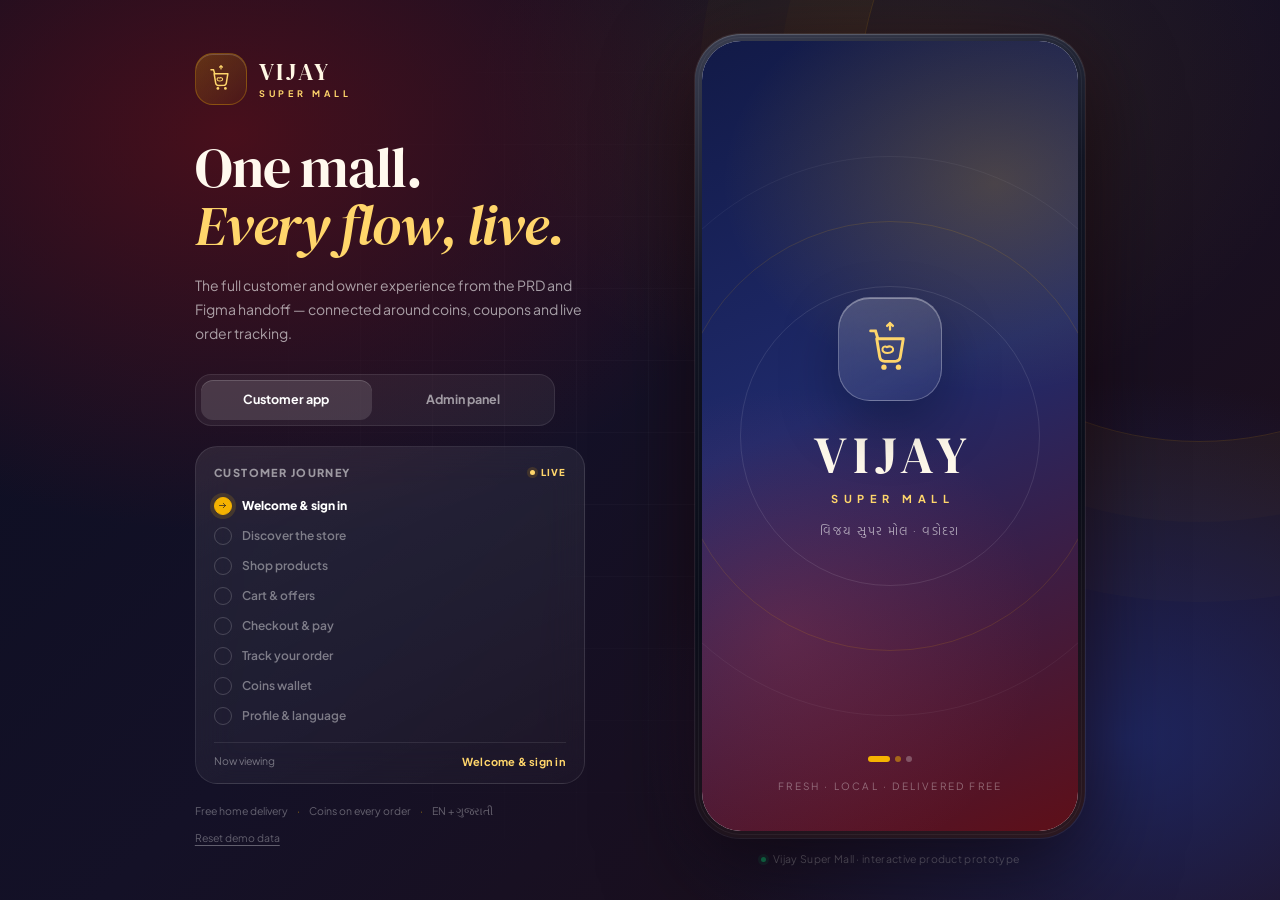
<file: index.html>
<!doctype html>
<html lang="en">
<head>
<meta charset="utf-8">
<meta name="viewport" content="width=device-width, initial-scale=1, viewport-fit=cover">
<meta name="theme-color" content="#121A47">
<title>Vijay Super Mall · App</title>
<link rel="preconnect" href="https://fonts.googleapis.com">
<link rel="preconnect" href="https://fonts.gstatic.com" crossorigin>
<link href="https://fonts.googleapis.com/css2?family=DM+Serif+Display:ital@0;1&family=Hind+Vadodara:wght@400;500;600;700&family=Plus+Jakarta+Sans:wght@400;500;600;700;800&display=swap" rel="stylesheet">
<link rel="stylesheet" href="assets/styles.css">
</head>
<body>
<div class="stage">
  <aside class="stage-side">
    <div class="side-brand">
      <span class="side-logo" id="sideLogo"></span>
      <span class="side-brand-copy">
        <strong>VIJAY</strong>
        <small>SUPER MALL</small>
      </span>
    </div>

    <h1 class="side-title">One mall.<br><em>Every flow, live.</em></h1>
    <p class="side-lede">The full customer and owner experience from the PRD and Figma handoff — connected around coins, coupons and live order tracking.</p>

    <div class="side-tabs" role="tablist" aria-label="App switch">
      <button class="side-tab" data-nav="#/home" data-app-tab="customer">Customer app</button>
      <button class="side-tab" data-nav="#/admin" data-app-tab="admin">Admin panel</button>
    </div>

    <div class="journey-card">
      <div class="journey-head">
        <span id="journeyTitle">Customer journey</span>
        <span class="journey-live"><i></i> live</span>
      </div>
      <ol class="journey-list" id="journeyList"></ol>
      <div class="journey-now"><span>Now viewing</span><strong id="journeyNow">Splash</strong></div>
    </div>

    <div class="side-foot">
      <span>Free home delivery</span><i>·</i><span>Coins on every order</span><i>·</i><span>EN + ગુજરાતી</span>
    </div>
    <button class="side-reset" id="resetDemo" type="button">Reset demo data</button>
  </aside>

  <main class="device-wrap">
    <div class="device">
      <div class="app" id="app" aria-live="polite"></div>
    </div>
    <p class="device-caption"><span></span> Vijay Super Mall · interactive product prototype</p>
  </main>
</div>

<script src="assets/data.js"></script>
<script src="assets/icons.js"></script>
<script src="assets/app.js"></script>
</body>
</html>
</file>
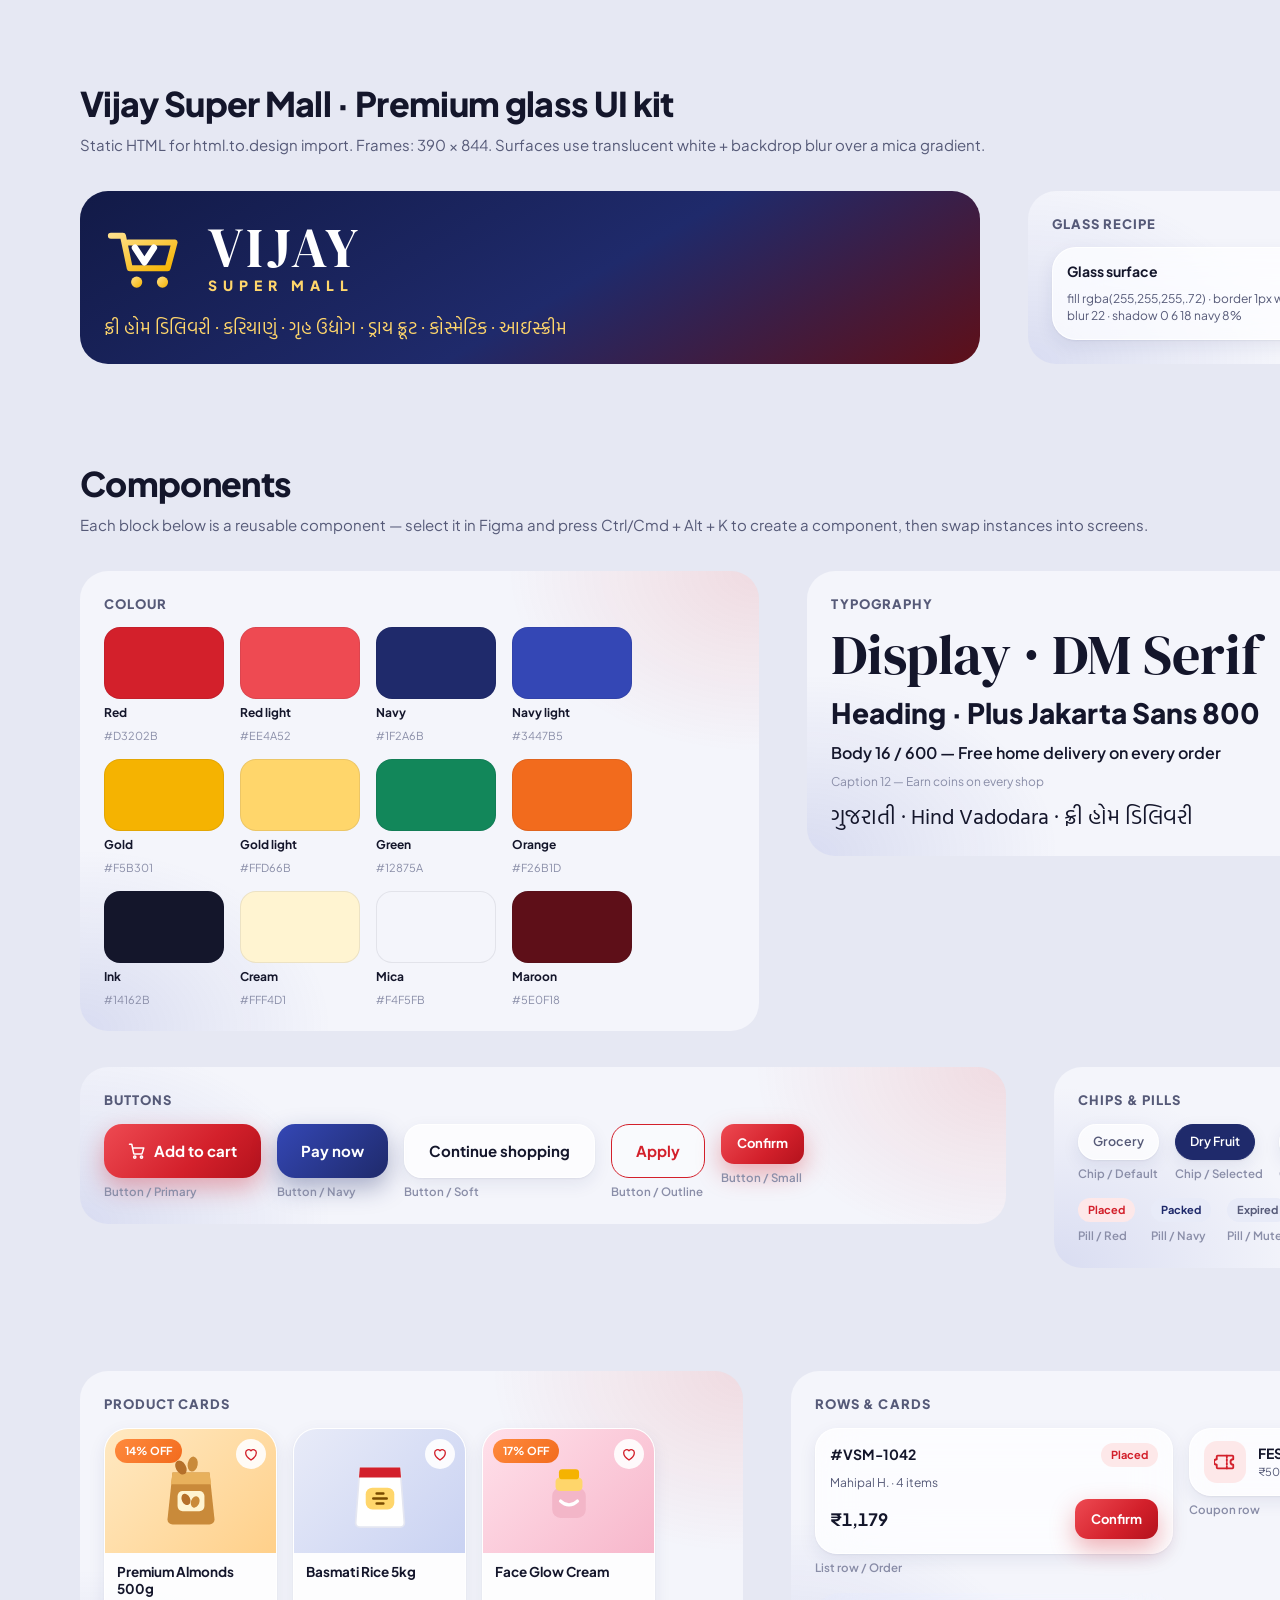
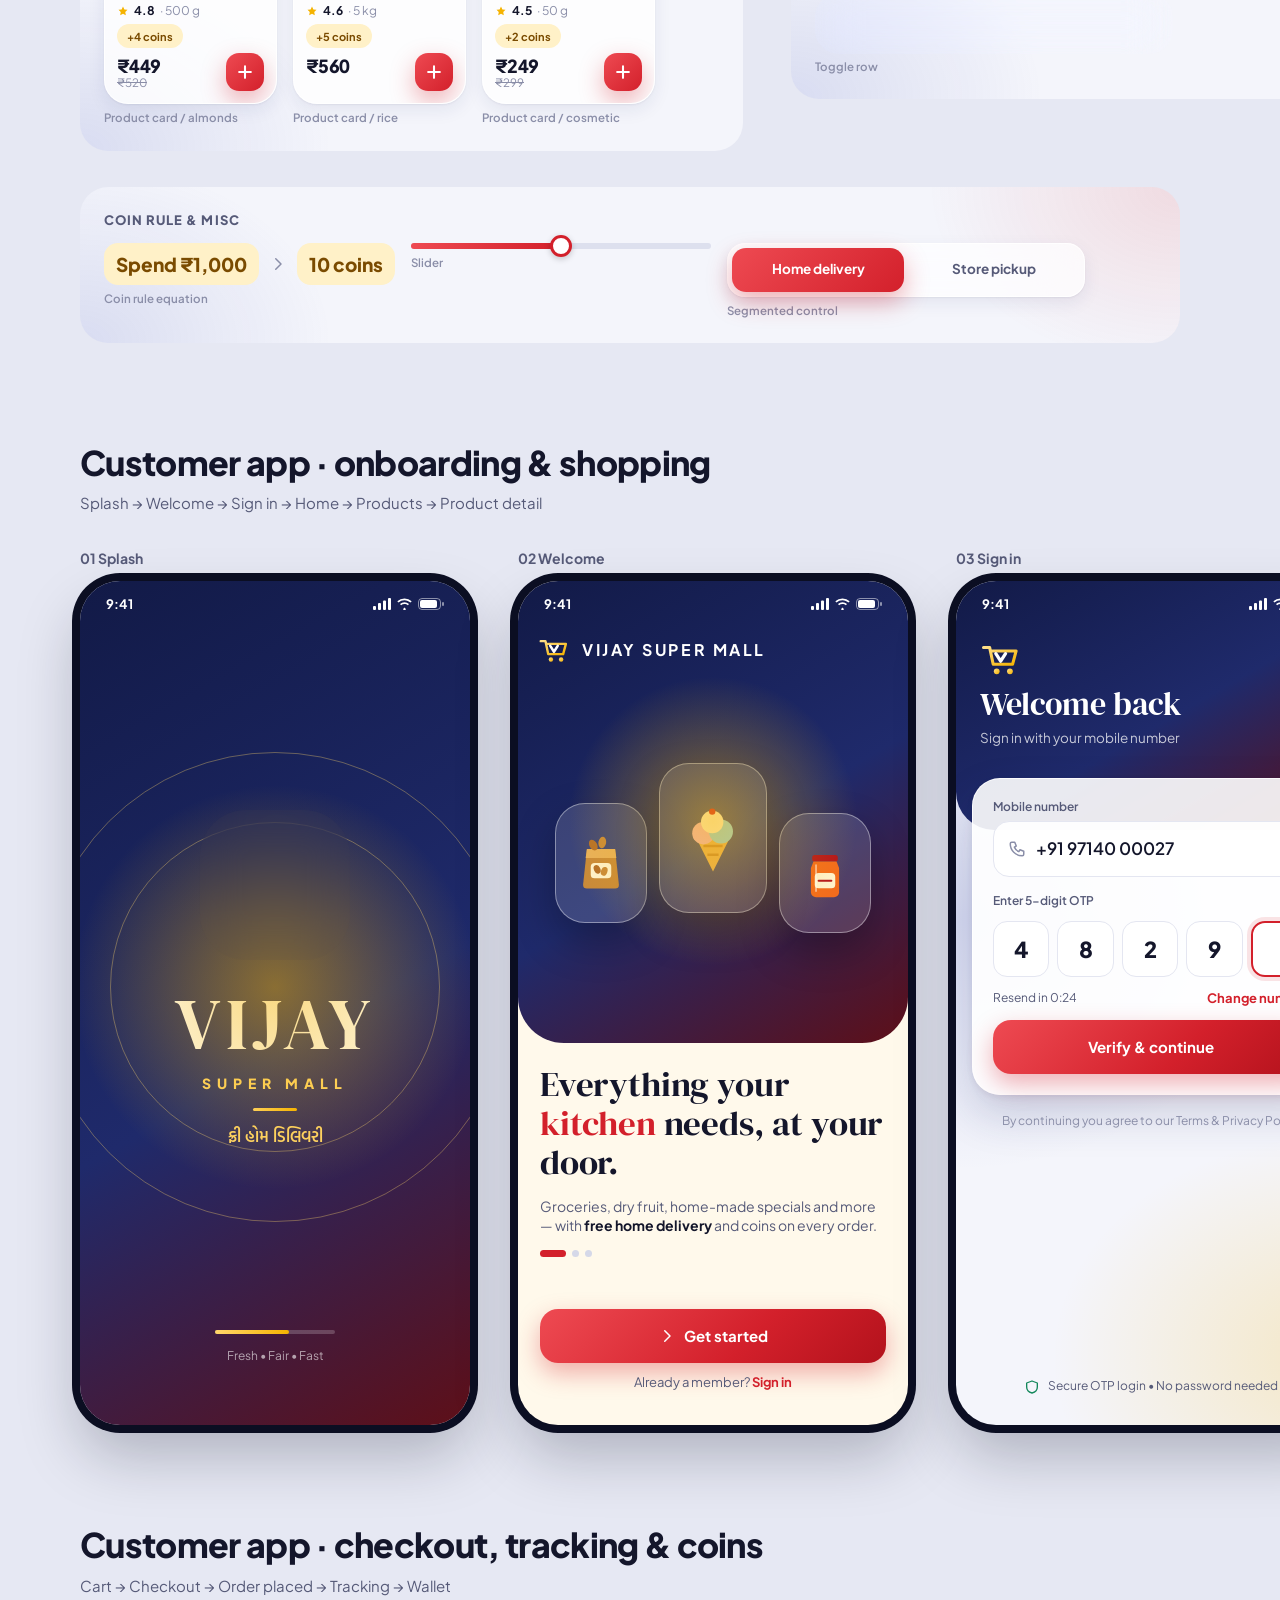
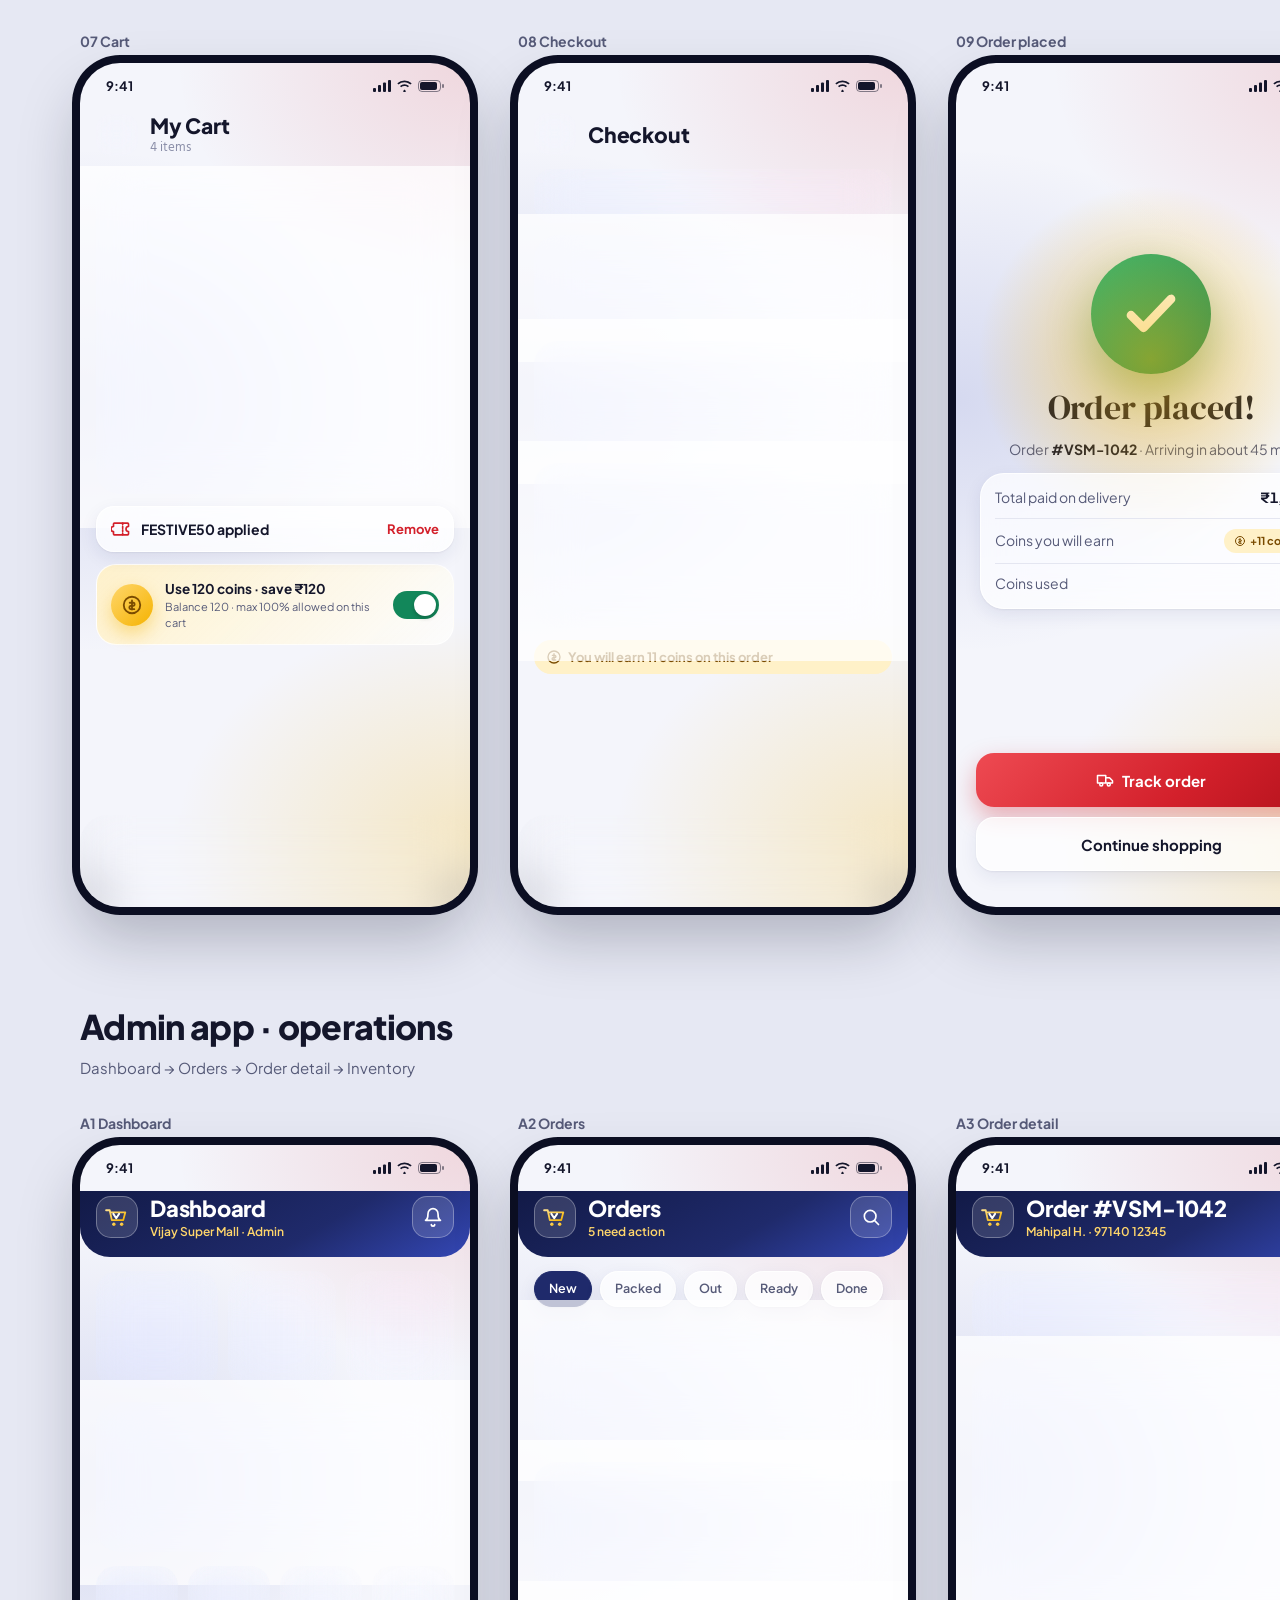
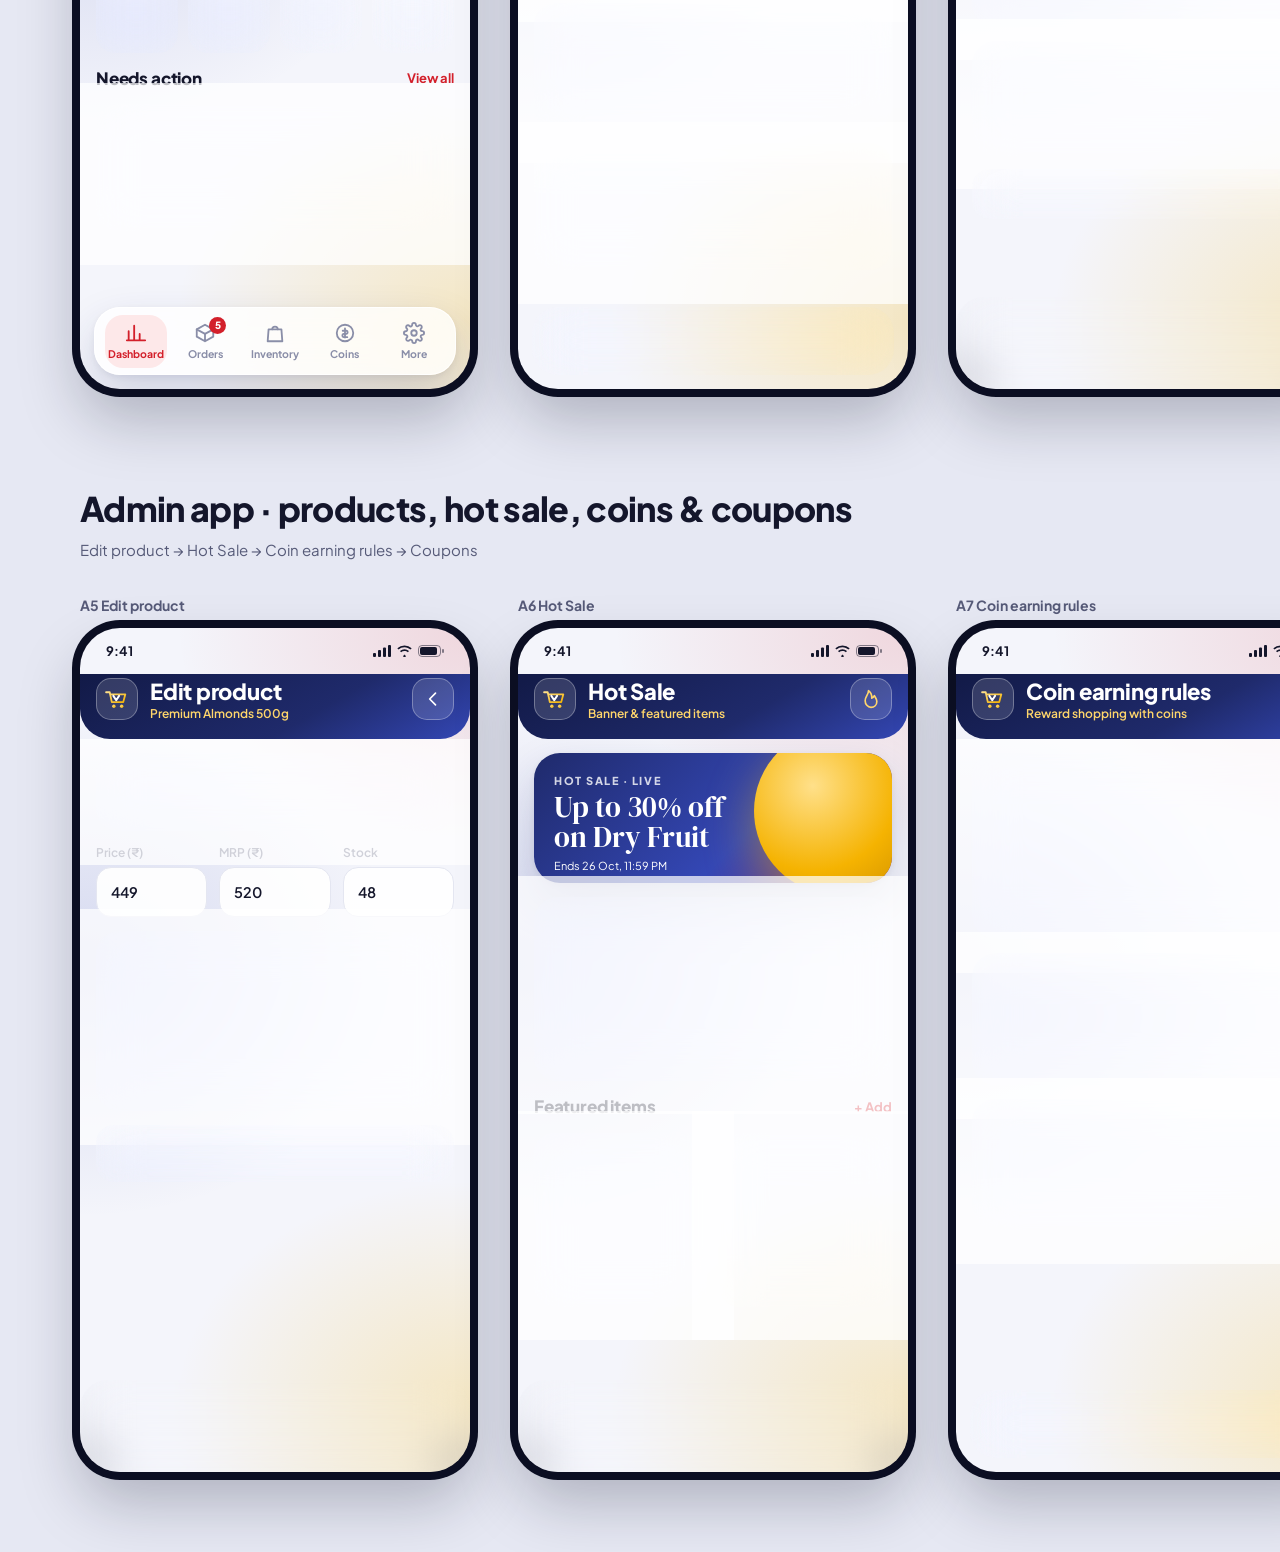
<file: design-source.html>
<!doctype html><html lang="en"><head><meta charset="utf-8"><meta name="viewport" content="width=2900"><title>Vijay Super Mall – Figma-ready UI</title>
<link href="https://fonts.googleapis.com/css2?family=DM+Serif+Display&family=Hind+Vadodara:wght@400;500;600;700&family=Plus+Jakarta+Sans:wght@500;600;700;800&display=swap" rel="stylesheet">
<style>
/* ============ Design tokens ============ */
:root{
  --red:#D3202B; --red-2:#EE4A52; --red-3:#B3121C; --red-tint:#FDE8E9;
  --navy:#1F2A6B; --navy-2:#3447B5; --navy-deep:#121A47; --navy-tint:#E8EBF8;
  --maroon:#5E0F18; --maroon-2:#8E1B1B;
  --gold:#F5B301; --gold-2:#FFD66B; --gold-ink:#7A4B00; --gold-tint:#FFF1C8;
  --green:#12875A; --green-tint:#DDF3E8; --orange:#F26B1D;
  --ink:#14162B; --ink-2:#565A78; --ink-3:#8A8EA8; --line:#E4E6F1; --bg:#F4F5FB; --white:#FFFFFF;
  --glass:rgba(255,255,255,.72); --glass-edge:rgba(255,255,255,.85);
  --sh-1:0 1px 2px rgba(20,22,43,.06),0 6px 18px rgba(31,42,107,.08);
  --sh-2:0 2px 6px rgba(20,22,43,.06),0 20px 44px rgba(31,42,107,.18);
  --sh-red:0 10px 24px rgba(211,32,43,.35);
  --font-ui:'Plus Jakarta Sans','Inter',system-ui,sans-serif;
  --font-display:'DM Serif Display',Georgia,serif;
  --font-gu:'Hind Vadodara','Noto Sans Gujarati',sans-serif;
}
*{box-sizing:border-box;margin:0;padding:0}
body{font-family:var(--font-ui);color:var(--ink);background:#E6E8F3;font-size:14px;line-height:1.4;-webkit-font-smoothing:antialiased}
b,strong{font-weight:700}
.gu{font-family:var(--font-gu)}
.num{font-variant-numeric:tabular-nums}
.ic{display:block;flex:none}

/* ============ Canvas ============ */
.canvas{width:2740px;padding:80px;display:flex;flex-direction:column;gap:96px}
.board{display:flex;flex-direction:column;gap:36px}
.board-head{display:flex;flex-direction:column;gap:6px}
.board-title{font-size:34px;font-weight:800;letter-spacing:-.02em}
.board-note{font-size:15px;color:var(--ink-2)}
.board-row{display:flex;flex-direction:row;gap:48px;align-items:flex-start}
.frame-wrap{display:flex;flex-direction:column;gap:12px}
.frame-label{font-size:14px;font-weight:700;color:var(--ink-2)}

/* ============ Screen frame ============ */
.screen{position:relative;width:390px;height:844px;border-radius:40px;overflow:hidden;display:flex;flex-direction:column;
  background:radial-gradient(420px 320px at 100% 0%,rgba(211,32,43,.14),rgba(211,32,43,0) 70%),
             radial-gradient(460px 360px at 0% 40%,rgba(52,71,181,.16),rgba(52,71,181,0) 70%),
             radial-gradient(420px 320px at 100% 92%,rgba(245,179,1,.22),rgba(245,179,1,0) 70%),#F4F5FB;
  box-shadow:0 0 0 8px #0B0E22,0 30px 60px rgba(11,14,34,.25)}
.screen--hero{background:linear-gradient(150deg,#121A47 0%,#1F2A6B 55%,#5E0F18 100%);color:#fff}
.statusbar{height:46px;flex:none;display:flex;align-items:center;justify-content:space-between;padding:0 26px;font-size:13px;font-weight:700}
.statusbar__icons{display:flex;align-items:center;gap:5px}
.content{flex:1;display:flex;flex-direction:column;gap:14px;padding:4px 16px 0;overflow:hidden}
.row{display:flex;align-items:center;gap:10px}
.between{justify-content:space-between}
.grow{flex:1;min-width:0}
.col{display:flex;flex-direction:column}
.muted{color:var(--ink-2)} .faint{color:var(--ink-3)}
.sm{font-size:12px}.xs{font-size:11px}

/* ============ Glass + panels ============ */
.glass{background:var(--glass);border:1px solid var(--glass-edge);box-shadow:var(--sh-1);backdrop-filter:blur(22px) saturate(1.5);-webkit-backdrop-filter:blur(22px) saturate(1.5)}
.panel{border-radius:24px;padding:14px;display:flex;flex-direction:column;gap:10px}
.panel--gold{background:linear-gradient(135deg,rgba(255,241,200,.95),rgba(255,255,255,.72));border:1px solid rgba(245,179,1,.55)}
.panel--list{padding:0;gap:0;overflow:hidden}
.listrow{display:flex;align-items:center;gap:12px;padding:12px 14px;border-bottom:1px solid var(--line)}
.listrow:last-child{border-bottom:0}
.divider{height:1px;background:var(--line);flex:none}
.h2{font-size:17px;font-weight:800;letter-spacing:-.01em}
.link{color:var(--red);font-weight:700;font-size:13px}

/* ============ Buttons / chips / pills ============ */
.btn{display:flex;align-items:center;justify-content:center;gap:8px;height:54px;padding:0 24px;border-radius:18px;font-weight:700;font-size:15px;color:#fff;white-space:nowrap;flex:none}
.btn--primary{background:linear-gradient(135deg,#EE4A52,#D3202B 60%,#B3121C);box-shadow:var(--sh-red)}
.btn--navy{background:linear-gradient(135deg,#3447B5,#1F2A6B);box-shadow:0 10px 24px rgba(31,42,107,.35)}
.btn--glass{background:rgba(255,255,255,.16);border:1px solid rgba(255,255,255,.4);backdrop-filter:blur(16px)}
.btn--soft{background:var(--glass);color:var(--ink);border:1px solid var(--glass-edge);box-shadow:var(--sh-1)}
.btn--outline{border:1.5px solid var(--red);color:var(--red);background:rgba(255,255,255,.5)}
.btn--sm{height:40px;border-radius:13px;font-size:13px;padding:0 16px}
.btn--block{width:100%}
.btn--fill{flex:1}
.chip{display:flex;align-items:center;gap:6px;height:36px;padding:0 14px;border-radius:99px;background:var(--glass);border:1px solid var(--glass-edge);box-shadow:var(--sh-1);font-size:12.5px;font-weight:600;color:var(--ink-2);white-space:nowrap;flex:none}
.chip--on{background:var(--navy);color:#fff;border-color:var(--navy)}
.chips{display:flex;gap:8px}
.pill{display:flex;align-items:center;gap:4px;height:24px;padding:0 10px;border-radius:99px;font-size:11px;font-weight:700;white-space:nowrap;flex:none;width:fit-content}
.pill--lg{height:34px;padding:0 12px;font-size:13px;gap:6px}
.pill--coin{background:var(--gold-tint);color:var(--gold-ink)}
.pill--good{background:var(--green-tint);color:var(--green)}
.pill--hot{background:linear-gradient(135deg,#FF8A3D,#F26B1D);color:#fff}
.pill--mute{background:var(--navy-tint);color:var(--ink-2)}
.pill--red{background:var(--red-tint);color:var(--red)}
.pill--navy{background:var(--navy-tint);color:var(--navy)}
.pill--glass{background:rgba(255,255,255,.16);border:1px solid rgba(255,255,255,.4);color:#fff}
.icon-btn{width:42px;height:42px;border-radius:15px;display:flex;align-items:center;justify-content:center;flex:none}
.icon-btn--dark{background:rgba(255,255,255,.14);border:1px solid rgba(255,255,255,.3)}
.round{border-radius:50%}
.stepper{display:flex;align-items:center;height:40px;border-radius:14px;background:#fff;border:1px solid var(--line);flex:none}
.stepper__btn{width:34px;height:40px;display:flex;align-items:center;justify-content:center}
.stepper__val{min-width:22px;text-align:center;font-weight:800}
.switch{width:46px;height:28px;border-radius:14px;padding:3px;display:flex;align-items:center;background:#C9CEE2;flex:none}
.switch--on{background:var(--green);justify-content:flex-end}
.switch__knob{width:22px;height:22px;border-radius:50%;background:#fff;box-shadow:0 2px 4px rgba(0,0,0,.25)}
.field-group{display:flex;flex-direction:column;gap:5px;flex:1;min-width:0}
.field-label{font-size:12px;font-weight:600;color:var(--ink-2)}
.field{display:flex;align-items:center;gap:10px;height:50px;padding:0 14px;border-radius:15px;background:rgba(255,255,255,.92);border:1px solid var(--line);font-weight:600;font-size:14.5px}
.field--lg{height:56px;border-radius:16px;font-size:17px}
.fields{display:flex;gap:12px}
.otp{display:flex;gap:8px}
.otp__box{flex:1;height:56px;border-radius:14px;background:rgba(255,255,255,.95);border:1px solid var(--line);display:flex;align-items:center;justify-content:center;font-size:22px;font-weight:800}
.otp__box--active{border:2px solid var(--red);box-shadow:0 0 0 4px rgba(211,32,43,.12)}
.seg{display:flex;padding:4px;gap:4px;border-radius:18px}
.seg__item{flex:1;height:44px;border-radius:14px;display:flex;align-items:center;justify-content:center;gap:6px;font-size:13.5px;font-weight:700;color:var(--ink-2)}
.seg__item--on{background:linear-gradient(135deg,#EE4A52,#D3202B);color:#fff;box-shadow:var(--sh-red)}
.radio{width:22px;height:22px;border-radius:50%;border:2px solid #C9CEE2;display:flex;align-items:center;justify-content:center;flex:none}
.radio--on{border-color:var(--red)}
.radio__dot{width:10px;height:10px;border-radius:50%;background:var(--red)}
.slider{height:6px;border-radius:3px;background:#DDE0EE;display:flex;align-items:center;flex:none}
.slider__fill{height:6px;border-radius:3px;background:linear-gradient(90deg,#EE4A52,#D3202B)}
.slider__thumb{width:22px;height:22px;border-radius:50%;background:#fff;border:3px solid var(--red);margin-left:-11px;box-shadow:0 2px 6px rgba(0,0,0,.2);flex:none}

/* ============ App bars + nav ============ */
.appbar{display:flex;align-items:center;gap:12px;padding:4px 16px 10px;flex:none}
.appbar__title{flex:1;min-width:0;display:flex;flex-direction:column}
.appbar__title b{font-size:21px;font-weight:800;letter-spacing:-.01em;line-height:1.2}
.appbar__title span{font-size:12.5px;color:var(--ink-3);font-family:var(--font-gu)}
.adminhead{flex:none;background:linear-gradient(150deg,#121A47 0%,#1F2A6B 60%,#3447B5 100%);border-radius:0 0 30px 30px;color:#fff;padding-bottom:16px}
.adminhead__row{display:flex;align-items:center;gap:12px;padding:2px 16px 0}
.adminhead__title{flex:1;min-width:0;display:flex;flex-direction:column}
.adminhead__title b{font-size:22px;font-weight:800;letter-spacing:-.01em}
.adminhead__title span{font-size:12px;color:#FFD66B;font-weight:600}
.nav{position:absolute;left:14px;right:14px;bottom:14px;height:68px;border-radius:26px;display:flex;align-items:center;justify-content:space-around;padding:0 6px;box-shadow:var(--sh-2);background:rgba(255,255,255,.8);border:1px solid var(--glass-edge);backdrop-filter:blur(24px) saturate(1.5)}
.nav__item{position:relative;width:62px;display:flex;flex-direction:column;align-items:center;gap:3px;padding:7px 0;border-radius:18px;font-size:10.5px;font-weight:700;color:var(--ink-3)}
.nav__item--on{background:var(--red-tint);color:var(--red)}
.nav__badge{position:absolute;top:2px;right:10px;min-width:17px;height:17px;padding:0 4px;border-radius:9px;background:var(--red);color:#fff;font-size:10px;font-weight:800;display:flex;align-items:center;justify-content:center}
.actionbar{position:absolute;left:0;right:0;bottom:0;padding:14px 16px 24px;display:flex;align-items:center;gap:12px;border-radius:28px 28px 0 0;background:rgba(255,255,255,.88);backdrop-filter:blur(24px);box-shadow:0 -10px 30px rgba(20,22,43,.1)}
.actionbar__total{display:flex;flex-direction:column}
.actionbar__total small{font-size:11px;color:var(--ink-3)}
.actionbar__total b{font-size:22px;font-weight:800;letter-spacing:-.01em}

/* ============ Product card ============ */
.pcard{width:173px;flex:none;border-radius:24px;overflow:hidden;display:flex;flex-direction:column;background:rgba(255,255,255,.8);border:1px solid var(--glass-edge);box-shadow:var(--sh-1)}
.pcard__photo{position:relative;height:124px;display:flex;align-items:center;justify-content:center}
.pcard__off{position:absolute;left:10px;top:10px}
.pcard__fav{position:absolute;right:10px;top:10px;width:30px;height:30px;border-radius:50%;background:rgba(255,255,255,.9);display:flex;align-items:center;justify-content:center}
.pcard__body{padding:11px 12px 12px;display:flex;flex-direction:column;gap:5px}
.pcard__name{font-size:13.5px;font-weight:700;line-height:1.25;height:34px}
.pcard__meta{display:flex;align-items:center;gap:5px;font-size:12px;color:var(--ink-3)}
.pcard__meta b{color:var(--ink);font-size:12px}
.pcard__buy{display:flex;align-items:center;justify-content:space-between}
.pcard__price{display:flex;flex-direction:column}
.pcard__price b{font-size:18px;font-weight:800;letter-spacing:-.01em;line-height:1.1}
.pcard__price s{font-size:11.5px;color:var(--ink-3);height:14px}
.addbtn{width:38px;height:38px;border-radius:13px;background:linear-gradient(135deg,#EE4A52,#D3202B);box-shadow:var(--sh-red);display:flex;align-items:center;justify-content:center}
.grid2{display:flex;flex-wrap:wrap;gap:12px}

/* ============ Splash / welcome / sign-in ============ */
.ring{position:absolute;border-radius:50%;border:1.5px solid rgba(255,214,107,.35)}
.glow{position:absolute;border-radius:50%;background:radial-gradient(circle,rgba(245,179,1,.5),rgba(245,179,1,0) 68%)}
.logo-glass{width:150px;height:150px;border-radius:46px;display:flex;align-items:center;justify-content:center;background:rgba(255,255,255,.12);border:1px solid rgba(255,255,255,.4);box-shadow:0 20px 50px rgba(0,0,0,.35);backdrop-filter:blur(20px)}
.wordmark{font-family:var(--font-display);font-size:72px;line-height:1;letter-spacing:.06em;color:#fff;font-weight:400}
.wordmark-sub{font-size:14px;font-weight:800;letter-spacing:.42em;color:var(--gold-2)}
.rule{width:44px;height:3px;border-radius:2px;background:linear-gradient(90deg,#FFD66B,#F5B301)}
.loader{width:120px;height:4px;border-radius:2px;background:rgba(255,255,255,.2);display:flex}
.loader__bar{width:74px;height:4px;border-radius:2px;background:linear-gradient(90deg,#FFD66B,#F5B301)}
.welcome-hero{position:relative;height:462px;flex:none;border-radius:0 0 46px 46px;overflow:hidden;display:flex;flex-direction:column;background:linear-gradient(150deg,#121A47 0%,#1F2A6B 55%,#5E0F18 100%)}
.tiles{flex:1;display:flex;align-items:center;justify-content:center;gap:12px;padding-bottom:30px}
.tile{border-radius:30px;background:rgba(255,255,255,.14);border:1px solid rgba(255,255,255,.4);display:flex;align-items:center;justify-content:center;box-shadow:0 18px 40px rgba(0,0,0,.28)}
.headline{font-family:var(--font-display);font-size:35px;line-height:1.12;font-weight:400;letter-spacing:-.005em}
.dots{display:flex;gap:6px}
.dots__dot{width:7px;height:7px;border-radius:4px;background:#D5D8E8}
.dots__dot--on{width:26px;background:var(--red)}
.signin-hero{flex:none;background:linear-gradient(150deg,#121A47 0%,#1F2A6B 55%,#5E0F18 100%);border-radius:0 0 38px 38px;color:#fff;padding-bottom:72px}
.signin-card{margin:-52px 16px 0;border-radius:28px;padding:20px;display:flex;flex-direction:column;gap:12px;box-shadow:var(--sh-2);background:rgba(255,255,255,.9);border:1px solid var(--glass-edge)}

/* ============ Home ============ */
.home-head{display:flex;align-items:center;justify-content:space-between}
.loc{display:flex;flex-direction:column;gap:1px}
.loc__row{display:flex;align-items:center;gap:5px;font-size:14px}
.searchbar{height:50px;border-radius:16px;padding:0 14px;display:flex;align-items:center;gap:10px;color:var(--ink-3);font-size:14px;flex:none}
.banner{position:relative;height:140px;flex:none;border-radius:26px;padding:20px;overflow:hidden;color:#fff;display:flex;flex-direction:column;gap:3px;background:linear-gradient(135deg,#1F2A6B 0%,#3447B5 60%,#6B2A8F 100%);box-shadow:var(--sh-2)}
.banner__orb{position:absolute;right:-30px;top:-26px;width:168px;height:168px;border-radius:50%;background:radial-gradient(circle at 35% 35%,#FFE08A,#F5B301 55%,#C98A00);box-shadow:0 20px 50px rgba(245,179,1,.45)}
.banner__icon{position:absolute;right:28px;top:40px}
.banner__eyebrow{font-size:11px;font-weight:800;letter-spacing:.14em;opacity:.8}
.banner__title{font-family:var(--font-display);font-size:29px;line-height:1.05;font-weight:400}
.cats{display:flex;justify-content:space-between;gap:8px}
.cat{flex:1;display:flex;flex-direction:column;align-items:center;gap:5px;text-align:center;font-size:11px;font-weight:700;line-height:1.15}
.cat__tile{width:62px;height:62px;border-radius:20px;display:flex;align-items:center;justify-content:center}
.cat__gu{font-family:var(--font-gu);font-weight:500;color:var(--ink-3);font-size:10px}
.strip{display:flex;align-items:center;gap:12px;padding:14px;border-radius:20px;background:linear-gradient(135deg,rgba(255,241,200,.95),rgba(255,255,255,.7));border:1px solid var(--glass-edge)}
.coinbadge{width:42px;height:42px;border-radius:50%;background:linear-gradient(135deg,#FFD66B,#F5B301);display:flex;align-items:center;justify-content:center;box-shadow:0 8px 18px rgba(245,179,1,.4);flex:none}

/* ============ Product detail ============ */
.dhero{position:relative;height:300px;flex:none;border-radius:0 0 40px 40px;display:flex;flex-direction:column}
.dhero__art{flex:1;display:flex;align-items:center;justify-content:center;padding-bottom:10px}
.dhero__actions{display:flex;justify-content:space-between;padding:4px 16px}
.sheet{padding:18px 16px 0;display:flex;flex-direction:column;gap:14px;flex:1;overflow:hidden}

/* ============ Cart / checkout ============ */
.cartitem{display:flex;align-items:center;gap:12px;padding:10px 12px;border-bottom:1px solid var(--line)}
.cartitem:last-child{border-bottom:0}
.thumb{width:52px;height:52px;border-radius:16px;display:flex;align-items:center;justify-content:center;flex:none}
.bill{display:flex;flex-direction:column;gap:7px}
.bill__row{display:flex;justify-content:space-between;align-items:center;font-size:13px}
.bill__total{border-top:1px dashed #C9CEE2;padding-top:9px;margin-top:2px;font-weight:800;font-size:16px}
.option{display:flex;align-items:center;gap:12px;height:54px;padding:0 14px;border-bottom:1px solid var(--line)}
.option:last-child{border-bottom:0}

/* ============ Tracking ============ */
.status{border-radius:26px;padding:18px;color:#fff;display:flex;flex-direction:column;gap:2px;background:linear-gradient(135deg,#121A47,#3447B5);box-shadow:var(--sh-2)}
.status__title{font-family:var(--font-display);font-size:27px;line-height:1.1;font-weight:400}
.step{display:flex;gap:14px}
.step__rail{display:flex;flex-direction:column;align-items:center;width:26px;flex:none}
.step__dot{width:26px;height:26px;border-radius:50%;border:2px solid #C9CEE2;background:#fff;display:flex;align-items:center;justify-content:center;flex:none}
.step__dot--done{background:var(--green);border-color:var(--green)}
.step__dot--now{border-color:var(--red);box-shadow:0 0 0 5px rgba(211,32,43,.13)}
.step__dot-core{width:10px;height:10px;border-radius:50%;background:var(--red)}
.step__line{width:2px;height:22px;background:#D5D8E8;flex:none}
.step__line--done{background:var(--green)}
.step__text{display:flex;flex-direction:column;padding-bottom:18px}
.step__text b{font-size:14px}
.step__text span{font-size:12px;color:var(--ink-3)}
.step--todo .step__text b{color:var(--ink-3);font-weight:600}
.hstep{display:flex;padding:14px 4px;border-radius:22px}
.hstep__col{flex:1;display:flex;flex-direction:column;align-items:center;gap:6px}
.hstep__track{display:flex;align-items:center;width:100%}
.hstep__line{flex:1;height:2px;background:#D5D8E8}
.hstep__line--done{background:var(--green)}
.hstep__line--none{background:transparent}
.hstep__label{font-size:10.5px;font-weight:600;color:var(--ink-3);text-align:center}
.hstep__label--on{color:var(--ink);font-weight:800}

/* ============ Wallet / rules ============ */
.balance{position:relative;border-radius:28px;padding:20px;color:#fff;overflow:hidden;display:flex;flex-direction:column;gap:2px;background:linear-gradient(135deg,#121A47,#3447B5);box-shadow:var(--sh-2)}
.balance__orb{position:absolute;right:-40px;top:-40px;width:170px;height:170px;border-radius:50%;background:radial-gradient(circle at 35% 35%,#FFE08A,#F5B301 60%,#C98A00)}
.balance__icon{position:absolute;right:32px;top:36px}
.balance__num{font-family:var(--font-display);font-size:60px;line-height:1.05}
.equation{display:flex;align-items:center;gap:10px;font-weight:800;font-size:19px}
.equation__box{padding:8px 12px;border-radius:14px;background:var(--gold-tint);color:var(--gold-ink)}
.rulecard{border-radius:24px;padding:14px;display:flex;flex-direction:column;gap:10px}

/* ============ Admin ============ */
.stat{flex:1;border-radius:22px;padding:14px;display:flex;flex-direction:column;gap:4px}
.stat__icon{width:30px;height:30px;border-radius:50%;display:flex;align-items:center;justify-content:center}
.stat__value{font-size:24px;font-weight:800;letter-spacing:-.02em}
.quick{flex:1;border-radius:20px;padding:12px 4px;display:flex;flex-direction:column;align-items:center;gap:7px;font-size:11.5px;font-weight:700}
.quick__icon{width:38px;height:38px;border-radius:50%;display:flex;align-items:center;justify-content:center}
.ordercard{border-radius:22px;padding:14px;display:flex;flex-direction:column;gap:8px}
.prow{display:flex;align-items:center;gap:12px;padding:10px 12px;border-bottom:1px solid var(--line)}
.prow:last-child{border-bottom:0}
.thumb--sm{width:46px;height:46px;border-radius:14px}
.fab{position:absolute;right:20px;bottom:96px;width:58px;height:58px;border-radius:20px;background:linear-gradient(135deg,#EE4A52,#D3202B);box-shadow:var(--sh-red);display:flex;align-items:center;justify-content:center}
.toggle-row{display:flex;align-items:center;gap:12px;padding:11px 14px;border-bottom:1px solid var(--line)}
.toggle-row:last-child{border-bottom:0}
.toggle-row__text{flex:1;min-width:0;display:flex;flex-direction:column;gap:1px}
.toggle-row__text b{font-size:14px}
.toggle-row__text span{font-size:11.5px;color:var(--ink-3)}
.toggle-row__text span.warn{color:var(--orange);font-weight:600}
.rule-card{border-radius:24px;padding:14px;display:flex;flex-direction:column;gap:10px}
.rule-card--on{border:1.5px solid rgba(245,179,1,.7)}
.promo{height:92px;border-radius:18px;padding:12px;color:#fff;display:flex;flex-direction:column;justify-content:flex-end;flex:1}
.coupon{display:flex;align-items:center;gap:12px;padding:12px 14px;border-radius:22px}
.coupon__icon{width:42px;height:42px;border-radius:13px;background:var(--red-tint);display:flex;align-items:center;justify-content:center;flex:none}

/* ============ Components board ============ */
.set{display:flex;flex-direction:column;gap:14px;padding:24px;border-radius:28px;
  background:radial-gradient(360px 260px at 100% 0%,rgba(211,32,43,.12),rgba(211,32,43,0) 70%),radial-gradient(360px 260px at 0% 100%,rgba(52,71,181,.14),rgba(52,71,181,0) 70%),#F4F5FB}
.set__title{font-size:13px;font-weight:800;letter-spacing:.08em;color:var(--ink-2);text-transform:uppercase}
.set__row{display:flex;gap:16px;align-items:flex-start;flex-wrap:wrap}
.set__item{display:flex;flex-direction:column;gap:6px;align-items:flex-start}
.set__name{font-size:11.5px;color:var(--ink-3);font-weight:600}
.swatch{display:flex;flex-direction:column;gap:6px;width:120px}
.swatch__chip{height:72px;border-radius:16px;border:1px solid rgba(20,22,43,.08)}
.swatch b{font-size:12px}.swatch span{font-size:11px;color:var(--ink-3)}
</style></head><body><div class="canvas">
<div class="board"><div class="board-head"><div class="board-title">Vijay Super Mall · Premium glass UI kit</div><div class="board-note">Static HTML for html.to.design import. Frames: 390 × 844. Surfaces use translucent white + backdrop blur over a mica gradient.</div></div>
<div class="board-row"><div class="set" style="width:900px;background:linear-gradient(150deg,#121A47,#1F2A6B 55%,#5E0F18)"><div class="row" style="gap:18px"><svg class="ic" width="86" height="86" viewBox="0 0 100 100"><defs><linearGradient id="lg86" x1="0" y1="0" x2="1" y2="1"><stop offset="0" stop-color="#FFE08A"/><stop offset="1" stop-color="#F5B301"/></linearGradient></defs>
<path d="M8 24h14l8 38h44l8-30H28" fill="none" stroke="url(#lg86)" stroke-width="7" stroke-linecap="round" stroke-linejoin="round"/>
<circle cx="38" cy="78" r="6.5" fill="url(#lg86)"/><circle cx="68" cy="78" r="6.5" fill="url(#lg86)"/>
<path d="M36 38l11 17 11-17" fill="none" stroke="#fff" stroke-width="7.5" stroke-linecap="round" stroke-linejoin="round"/></svg><div class="col"><div class="wordmark" style="font-size:56px">VIJAY</div><div class="wordmark-sub">SUPER MALL</div></div></div><div class="gu" style="color:#FFD66B;font-size:18px">ફ્રી હોમ ડિલિવરી · કરિયાણું · ગૃહ ઉદ્યોગ · ડ્રાય ફ્રૂટ · કોસ્મેટિક · આઇસ્ક્રીમ</div></div>
<div class="set" style="width:700px"><div class="set__title">Glass recipe</div><div class="glass panel" style="width:320px"><b>Glass surface</b><div class="sm muted">fill rgba(255,255,255,.72) · border 1px white 85% · blur 22 · shadow 0 6 18 navy 8%</div></div></div></div></div><div class="board"><div class="board-head"><div class="board-title">Components</div><div class="board-note">Each block below is a reusable component — select it in Figma and press Ctrl/Cmd + Alt + K to create a component, then swap instances into screens.</div></div>
<div class="board-row"><div class="set" style="width:700px"><div class="set__title">Colour</div><div class="set__row"><div class="swatch"><div class="swatch__chip" style="background:#D3202B"></div><b>Red</b><span>#D3202B</span></div><div class="swatch"><div class="swatch__chip" style="background:#EE4A52"></div><b>Red light</b><span>#EE4A52</span></div><div class="swatch"><div class="swatch__chip" style="background:#1F2A6B"></div><b>Navy</b><span>#1F2A6B</span></div><div class="swatch"><div class="swatch__chip" style="background:#3447B5"></div><b>Navy light</b><span>#3447B5</span></div><div class="swatch"><div class="swatch__chip" style="background:#F5B301"></div><b>Gold</b><span>#F5B301</span></div><div class="swatch"><div class="swatch__chip" style="background:#FFD66B"></div><b>Gold light</b><span>#FFD66B</span></div><div class="swatch"><div class="swatch__chip" style="background:#12875A"></div><b>Green</b><span>#12875A</span></div><div class="swatch"><div class="swatch__chip" style="background:#F26B1D"></div><b>Orange</b><span>#F26B1D</span></div><div class="swatch"><div class="swatch__chip" style="background:#14162B"></div><b>Ink</b><span>#14162B</span></div><div class="swatch"><div class="swatch__chip" style="background:#FFF4D1"></div><b>Cream</b><span>#FFF4D1</span></div><div class="swatch"><div class="swatch__chip" style="background:#F4F5FB"></div><b>Mica</b><span>#F4F5FB</span></div><div class="swatch"><div class="swatch__chip" style="background:#5E0F18"></div><b>Maroon</b><span>#5E0F18</span></div></div></div><div class="set" style="width:760px"><div class="set__title">Typography</div><div class="col" style="gap:10px"><div style="font-family:'DM Serif Display',serif;font-size:56px;line-height:1">Display · DM Serif</div><div style="font-size:28px;font-weight:800">Heading · Plus Jakarta Sans 800</div><div style="font-size:16px;font-weight:600">Body 16 / 600 — Free home delivery on every order</div><div style="font-size:12px;color:#8A8EA8">Caption 12 — Earn coins on every shop</div><div class="gu" style="font-size:22px">ગુજરાતી · Hind Vadodara · ફ્રી હોમ ડિલિવરી</div></div></div><div class="set" style="width:1100px"><div class="set__title">Icons (24px outline)</div><div class="set__row"><div class="set__item"><svg class="ic" width="26" height="26" viewBox="0 0 24 24" fill="none" stroke="#14162B" stroke-width="2" stroke-linecap="round" stroke-linejoin="round"><path d="M3 11l9-8 9 8v9a1 1 0 0 1-1 1h-5v-6H9v6H4a1 1 0 0 1-1-1z"/></svg><div class="set__name">home</div></div><div class="set__item"><svg class="ic" width="26" height="26" viewBox="0 0 24 24" fill="none" stroke="#14162B" stroke-width="2" stroke-linecap="round" stroke-linejoin="round"><rect x="3" y="3" width="7" height="7" rx="2"/><rect x="14" y="3" width="7" height="7" rx="2"/><rect x="3" y="14" width="7" height="7" rx="2"/><rect x="14" y="14" width="7" height="7" rx="2"/></svg><div class="set__name">grid</div></div><div class="set__item"><svg class="ic" width="26" height="26" viewBox="0 0 24 24" fill="none" stroke="#14162B" stroke-width="2" stroke-linecap="round" stroke-linejoin="round"><circle cx="9" cy="20" r="1.5"/><circle cx="18" cy="20" r="1.5"/><path d="M2 3h3l2.6 12.2a1 1 0 0 0 1 .8h9.2a1 1 0 0 0 1-.8L21 8H6"/></svg><div class="set__name">cart</div></div><div class="set__item"><svg class="ic" width="26" height="26" viewBox="0 0 24 24" fill="none" stroke="#14162B" stroke-width="2" stroke-linecap="round" stroke-linejoin="round"><path d="M3 7a2 2 0 0 1 2-2h13v4"/><path d="M3 7v11a2 2 0 0 0 2 2h15a1 1 0 0 0 1-1v-9a1 1 0 0 0-1-1H5a2 2 0 0 1-2-2z"/><circle cx="16.5" cy="14.5" r="1.2"/></svg><div class="set__name">wallet</div></div><div class="set__item"><svg class="ic" width="26" height="26" viewBox="0 0 24 24" fill="none" stroke="#14162B" stroke-width="2" stroke-linecap="round" stroke-linejoin="round"><circle cx="12" cy="8" r="4"/><path d="M4 21a8 8 0 0 1 16 0"/></svg><div class="set__name">user</div></div><div class="set__item"><svg class="ic" width="26" height="26" viewBox="0 0 24 24" fill="none" stroke="#14162B" stroke-width="2" stroke-linecap="round" stroke-linejoin="round"><circle cx="11" cy="11" r="7"/><path d="M21 21l-4.3-4.3"/></svg><div class="set__name">search</div></div><div class="set__item"><svg class="ic" width="26" height="26" viewBox="0 0 24 24" fill="none" stroke="#14162B" stroke-width="2" stroke-linecap="round" stroke-linejoin="round"><path d="M12 21s-8-5.2-8-11a4.5 4.5 0 0 1 8-2.8A4.5 4.5 0 0 1 20 10c0 5.8-8 11-8 11z"/></svg><div class="set__name">heart</div></div><div class="set__item"><svg class="ic" width="26" height="26" viewBox="0 0 24 24" fill="none" stroke="#14162B" stroke-width="2" stroke-linecap="round" stroke-linejoin="round"><path d="M6 8a6 6 0 0 1 12 0c0 7 3 8 3 8H3s3-1 3-8"/><path d="M10 21a2 2 0 0 0 4 0"/></svg><div class="set__name">bell</div></div><div class="set__item"><svg class="ic" width="26" height="26" viewBox="0 0 24 24" fill="none" stroke="#14162B" stroke-width="2" stroke-linecap="round" stroke-linejoin="round"><path d="M12 22s7-6.2 7-12a7 7 0 0 0-14 0c0 5.8 7 12 7 12z"/><circle cx="12" cy="10" r="2.5"/></svg><div class="set__name">pin</div></div><div class="set__item"><svg class="ic" width="26" height="26" viewBox="0 0 24 24" fill="none" stroke="#14162B" stroke-width="2" stroke-linecap="round" stroke-linejoin="round"><path d="M3 12V4a1 1 0 0 1 1-1h8l9 9-9 9z"/><circle cx="8" cy="8" r="1.5"/></svg><div class="set__name">tag</div></div><div class="set__item"><svg class="ic" width="26" height="26" viewBox="0 0 24 24" fill="none" stroke="#14162B" stroke-width="2" stroke-linecap="round" stroke-linejoin="round"><circle cx="12" cy="12" r="9"/><path d="M12 7v10M9.5 9.5h4a1.8 1.8 0 0 1 0 3.5h-3a1.8 1.8 0 0 0 0 3.5h4"/></svg><div class="set__name">coin</div></div><div class="set__item"><svg class="ic" width="26" height="26" viewBox="0 0 24 24" fill="none" stroke="#14162B" stroke-width="2" stroke-linecap="round" stroke-linejoin="round"><path d="M2 6h11v10H2zM13 9h5l4 4v3h-9z"/><circle cx="7" cy="18" r="2"/><circle cx="17" cy="18" r="2"/></svg><div class="set__name">truck</div></div><div class="set__item"><svg class="ic" width="26" height="26" viewBox="0 0 24 24" fill="none" stroke="#14162B" stroke-width="2" stroke-linecap="round" stroke-linejoin="round"><path d="M21 8l-9-5-9 5 9 5z"/><path d="M3 8v8l9 5 9-5V8M12 13v8"/></svg><div class="set__name">box</div></div><div class="set__item"><svg class="ic" width="26" height="26" viewBox="0 0 24 24" fill="none" stroke="#14162B" stroke-width="2" stroke-linecap="round" stroke-linejoin="round"><path d="M4 12.5l5 5L20 6"/></svg><div class="set__name">check</div></div><div class="set__item"><svg class="ic" width="26" height="26" viewBox="0 0 24 24" fill="none" stroke="#14162B" stroke-width="2" stroke-linecap="round" stroke-linejoin="round"><circle cx="12" cy="12" r="9"/><path d="M12 7v5l3 2"/></svg><div class="set__name">clock</div></div><div class="set__item"><svg class="ic" width="26" height="26" viewBox="0 0 24 24" fill="none" stroke="#14162B" stroke-width="2" stroke-linecap="round" stroke-linejoin="round"><path d="M12 3l2.8 5.8 6.2.9-4.5 4.4 1.1 6.2L12 17.3 6.4 20.3l1.1-6.2L3 9.7l6.2-.9z"/></svg><div class="set__name">star</div></div><div class="set__item"><svg class="ic" width="26" height="26" viewBox="0 0 24 24" fill="none" stroke="#14162B" stroke-width="2" stroke-linecap="round" stroke-linejoin="round"><path d="M12 22c4 0 7-2.8 7-7 0-3-2-5-3-7-1 2-2 3-3 3 0-4-1-7-4-9 0 5-4 7-4 12 0 4.2 3 8 7 8z"/></svg><div class="set__name">flame</div></div><div class="set__item"><svg class="ic" width="26" height="26" viewBox="0 0 24 24" fill="none" stroke="#14162B" stroke-width="2" stroke-linecap="round" stroke-linejoin="round"><circle cx="12" cy="12" r="3"/><path d="M19.4 15a1.7 1.7 0 0 0 .3 1.8l.1.1a2 2 0 1 1-2.8 2.8l-.1-.1a1.7 1.7 0 0 0-1.8-.3 1.7 1.7 0 0 0-1 1.5V21a2 2 0 1 1-4 0v-.1a1.7 1.7 0 0 0-1.1-1.5 1.7 1.7 0 0 0-1.8.3l-.1.1a2 2 0 1 1-2.8-2.8l.1-.1a1.7 1.7 0 0 0 .3-1.8 1.7 1.7 0 0 0-1.5-1H3a2 2 0 1 1 0-4h.1a1.7 1.7 0 0 0 1.5-1.1 1.7 1.7 0 0 0-.3-1.8l-.1-.1a2 2 0 1 1 2.8-2.8l.1.1a1.7 1.7 0 0 0 1.8.3H9a1.7 1.7 0 0 0 1-1.5V3a2 2 0 1 1 4 0v.1a1.7 1.7 0 0 0 1 1.5 1.7 1.7 0 0 0 1.8-.3l.1-.1a2 2 0 1 1 2.8 2.8l-.1.1a1.7 1.7 0 0 0-.3 1.8V9a1.7 1.7 0 0 0 1.5 1H21a2 2 0 1 1 0 4h-.1a1.7 1.7 0 0 0-1.5 1z"/></svg><div class="set__name">settings</div></div><div class="set__item"><svg class="ic" width="26" height="26" viewBox="0 0 24 24" fill="none" stroke="#14162B" stroke-width="2" stroke-linecap="round" stroke-linejoin="round"><path d="M4 20V10M10 20V4M16 20v-7M22 20H2"/></svg><div class="set__name">chart</div></div><div class="set__item"><svg class="ic" width="26" height="26" viewBox="0 0 24 24" fill="none" stroke="#14162B" stroke-width="2" stroke-linecap="round" stroke-linejoin="round"><path d="M3 9a2 2 0 0 0 0 6v3a1 1 0 0 0 1 1h16a1 1 0 0 0 1-1v-3a2 2 0 0 1 0-6V6a1 1 0 0 0-1-1H4a1 1 0 0 0-1 1z"/><path d="M14 5v14" stroke-dasharray="2 2"/></svg><div class="set__name">ticket</div></div><div class="set__item"><svg class="ic" width="26" height="26" viewBox="0 0 24 24" fill="none" stroke="#14162B" stroke-width="2" stroke-linecap="round" stroke-linejoin="round"><path d="M19 5L5 19"/><circle cx="7" cy="7" r="2.5"/><circle cx="17" cy="17" r="2.5"/></svg><div class="set__name">percent</div></div><div class="set__item"><svg class="ic" width="26" height="26" viewBox="0 0 24 24" fill="none" stroke="#14162B" stroke-width="2" stroke-linecap="round" stroke-linejoin="round"><path d="M4 9l1.5-5h13L20 9M4 9a2.7 2.7 0 0 0 5.3 0 2.7 2.7 0 0 0 5.4 0A2.7 2.7 0 0 0 20 9M5 12v8h14v-8"/></svg><div class="set__name">store</div></div><div class="set__item"><svg class="ic" width="26" height="26" viewBox="0 0 24 24" fill="none" stroke="#14162B" stroke-width="2" stroke-linecap="round" stroke-linejoin="round"><path d="M5 3h4l2 5-2.5 1.5a11 11 0 0 0 6 6L16 13l5 2v4a2 2 0 0 1-2 2A16 16 0 0 1 3 5a2 2 0 0 1 2-2z"/></svg><div class="set__name">phone</div></div><div class="set__item"><svg class="ic" width="26" height="26" viewBox="0 0 24 24" fill="none" stroke="#14162B" stroke-width="2" stroke-linecap="round" stroke-linejoin="round"><path d="M3 8h18v4H3zM5 12v9h14v-9M12 8v13"/><path d="M12 8S10 3 7.5 4.5 8 8 12 8zM12 8s2-5 4.5-3.5S16 8 12 8z"/></svg><div class="set__name">gift</div></div><div class="set__item"><svg class="ic" width="26" height="26" viewBox="0 0 24 24" fill="none" stroke="#14162B" stroke-width="2" stroke-linecap="round" stroke-linejoin="round"><path d="M5 8h14l1 13H4z"/><path d="M9 8a3 3 0 0 1 6 0"/></svg><div class="set__name">bag</div></div><div class="set__item"><svg class="ic" width="26" height="26" viewBox="0 0 24 24" fill="none" stroke="#14162B" stroke-width="2" stroke-linecap="round" stroke-linejoin="round"><path d="M4 20h4L19 9l-4-4L4 16z"/></svg><div class="set__name">edit</div></div><div class="set__item"><svg class="ic" width="26" height="26" viewBox="0 0 24 24" fill="none" stroke="#14162B" stroke-width="2" stroke-linecap="round" stroke-linejoin="round"><path d="M4 7h16M9 7V4h6v3M6 7l1 13h10l1-13"/></svg><div class="set__name">trash</div></div><div class="set__item"><svg class="ic" width="26" height="26" viewBox="0 0 24 24" fill="none" stroke="#14162B" stroke-width="2" stroke-linecap="round" stroke-linejoin="round"><path d="M3 5h18l-7 8v6l-4 2v-8z"/></svg><div class="set__name">filter</div></div><div class="set__item"><svg class="ic" width="26" height="26" viewBox="0 0 24 24" fill="none" stroke="#14162B" stroke-width="2" stroke-linecap="round" stroke-linejoin="round"><path d="M12 3l8 3v6c0 5-3.5 8-8 9-4.5-1-8-4-8-9V6z"/></svg><div class="set__name">shield</div></div><div class="set__item"><svg class="ic" width="26" height="26" viewBox="0 0 24 24" fill="none" stroke="#14162B" stroke-width="2" stroke-linecap="round" stroke-linejoin="round"><circle cx="9" cy="8" r="3.5"/><path d="M2 21a7 7 0 0 1 14 0M17 4.5a3.5 3.5 0 0 1 0 7M22 21a7 7 0 0 0-4-6.3"/></svg><div class="set__name">users</div></div></div></div></div>
<div class="board-row"><div class="set" style="width:1120px"><div class="set__title">Buttons</div><div class="set__row"><div class="set__item"><div class="btn btn--primary "><svg class="ic" width="18" height="18" viewBox="0 0 24 24" fill="none" stroke="#fff" stroke-width="2" stroke-linecap="round" stroke-linejoin="round"><circle cx="9" cy="20" r="1.5"/><circle cx="18" cy="20" r="1.5"/><path d="M2 3h3l2.6 12.2a1 1 0 0 0 1 .8h9.2a1 1 0 0 0 1-.8L21 8H6"/></svg>Add to cart</div><div class="set__name">Button / Primary</div></div><div class="set__item"><div class="btn btn--navy ">Pay now</div><div class="set__name">Button / Navy</div></div><div class="set__item"><div class="btn btn--soft ">Continue shopping</div><div class="set__name">Button / Soft</div></div><div class="set__item"><div class="btn btn--outline ">Apply</div><div class="set__name">Button / Outline</div></div><div class="set__item"><div class="btn btn--primary btn--sm">Confirm</div><div class="set__name">Button / Small</div></div></div></div><div class="set" style="width:780px"><div class="set__title">Chips & pills</div><div class="set__row"><div class="set__item"><div class="chip ">Grocery</div><div class="set__name">Chip / Default</div></div><div class="set__item"><div class="chip chip--on">Dry Fruit</div><div class="set__name">Chip / Selected</div></div><div class="set__item"><div class="chip "><svg class="ic" width="14" height="14" viewBox="0 0 24 24" fill="none" stroke="#565A78" stroke-width="2" stroke-linecap="round" stroke-linejoin="round"><path d="M3 5h18l-7 8v6l-4 2v-8z"/></svg>Filter</div><div class="set__name">Chip / Icon</div></div><div class="set__item"><div class="pill pill--coin">+11 coins</div><div class="set__name">Pill / Coin</div></div><div class="set__item"><div class="pill pill--good">Active</div><div class="set__name">Pill / Good</div></div><div class="set__item"><div class="pill pill--hot">30% OFF</div><div class="set__name">Pill / Hot</div></div><div class="set__item"><div class="pill pill--red">Placed</div><div class="set__name">Pill / Red</div></div><div class="set__item"><div class="pill pill--navy">Packed</div><div class="set__name">Pill / Navy</div></div><div class="set__item"><div class="pill pill--mute">Expired</div><div class="set__name">Pill / Mute</div></div></div></div><div class="set" style="width:1100px"><div class="set__title">Form controls</div><div class="set__row"><div class="set__item"><div style="width:300px"><div class="field-group"><div class="field-label">Mobile number</div><div class="field "><svg class="ic" width="18" height="18" viewBox="0 0 24 24" fill="none" stroke="#8A8EA8" stroke-width="2" stroke-linecap="round" stroke-linejoin="round"><path d="M5 3h4l2 5-2.5 1.5a11 11 0 0 0 6 6L16 13l5 2v4a2 2 0 0 1-2 2A16 16 0 0 1 3 5a2 2 0 0 1 2-2z"/></svg><span>+91 97140 00027</span></div></div></div><div class="set__name">Field</div></div><div class="set__item"><div class="stepper"><div class="stepper__btn"><svg class="ic" width="16" height="16" viewBox="0 0 24 24" fill="none" stroke="#14162B" stroke-width="2" stroke-linecap="round" stroke-linejoin="round"><path d="M5 12h14"/></svg></div><div class="stepper__val num">2</div><div class="stepper__btn"><svg class="ic" width="16" height="16" viewBox="0 0 24 24" fill="none" stroke="#14162B" stroke-width="2" stroke-linecap="round" stroke-linejoin="round"><path d="M12 5v14M5 12h14"/></svg></div></div><div class="set__name">Stepper</div></div><div class="set__item"><div class="switch switch--on"><div class="switch__knob"></div></div><div class="set__name">Switch / On</div></div><div class="set__item"><div class="switch "><div class="switch__knob"></div></div><div class="set__name">Switch / Off</div></div><div class="set__item"><div class="radio radio--on"><div class="radio__dot"></div></div><div class="set__name">Radio / On</div></div><div class="set__item"><div class="radio "></div><div class="set__name">Radio / Off</div></div><div class="set__item"><div class="otp" style="width:300px"><div class="otp__box ">4</div><div class="otp__box ">8</div><div class="otp__box otp__box--active"></div></div><div class="set__name">OTP boxes</div></div></div></div></div>
<div class="board-row"><div class="set" style="width:720px"><div class="set__title">Product cards</div><div class="set__row"><div class="set__item"><div class="pcard"><div class="pcard__photo" style="background:linear-gradient(135deg,#FFE9C2,#FFD08A)"><div class="pcard__off"><div class="pill pill--hot">14% OFF</div></div><div class="pcard__fav"><svg class="ic" width="16" height="16" viewBox="0 0 24 24" fill="none" stroke="#D3202B" stroke-width="2" stroke-linecap="round" stroke-linejoin="round"><path d="M12 21s-8-5.2-8-11a4.5 4.5 0 0 1 8-2.8A4.5 4.5 0 0 1 20 10c0 5.8-8 11-8 11z"/></svg></div><svg class="ic" width="84" height="84" viewBox="0 0 100 100"><path d="M28 28h44l6 56a6 6 0 0 1-6 6H28a6 6 0 0 1-6-6z" fill="#C98A3A"/><path d="M28 28h44l2 14H26z" fill="#E8B15C"/><rect x="34" y="50" width="32" height="24" rx="6" fill="#FFF4D1"/><ellipse cx="44" cy="60" rx="5" ry="7" fill="#B5702A" transform="rotate(-25 44 60)"/><ellipse cx="55" cy="63" rx="5" ry="7" fill="#C98A3A" transform="rotate(20 55 63)"/><ellipse cx="38" cy="22" rx="6" ry="9" fill="#B5702A" transform="rotate(-30 38 22)"/><ellipse cx="52" cy="18" rx="6" ry="9" fill="#C98A3A" transform="rotate(10 52 18)"/></svg></div>
<div class="pcard__body"><div class="pcard__name">Premium Almonds 500g</div><div class="pcard__meta"><svg class="ic" width="12" height="12" viewBox="0 0 24 24" fill="#F5B301" stroke="#F5B301" stroke-width="0" stroke-linecap="round" stroke-linejoin="round"><path d="M12 3l2.8 5.8 6.2.9-4.5 4.4 1.1 6.2L12 17.3 6.4 20.3l1.1-6.2L3 9.7l6.2-.9z"/></svg><b>4.8</b><span>· 500 g</span></div>
<div class="pcard__meta"><div class="pill pill--coin">+4 coins</div></div>
<div class="pcard__buy"><div class="pcard__price"><b class="num">₹449</b><s>₹520</s></div><div class="addbtn"><svg class="ic" width="20" height="20" viewBox="0 0 24 24" fill="none" stroke="#fff" stroke-width="2.5" stroke-linecap="round" stroke-linejoin="round"><path d="M12 5v14M5 12h14"/></svg></div></div></div></div><div class="set__name">Product card / almonds</div></div><div class="set__item"><div class="pcard"><div class="pcard__photo" style="background:linear-gradient(135deg,#E8EBF8,#C9D2F2)"><div class="pcard__off"></div><div class="pcard__fav"><svg class="ic" width="16" height="16" viewBox="0 0 24 24" fill="none" stroke="#D3202B" stroke-width="2" stroke-linecap="round" stroke-linejoin="round"><path d="M12 21s-8-5.2-8-11a4.5 4.5 0 0 1 8-2.8A4.5 4.5 0 0 1 20 10c0 5.8-8 11-8 11z"/></svg></div><svg class="ic" width="84" height="84" viewBox="0 0 100 100"><path d="M26 22h48l5 66a5 5 0 0 1-5 5H26a5 5 0 0 1-5-5z" fill="#FFFFFF" stroke="#E4E6F1" stroke-width="2"/><path d="M26 22h48l1 12H25z" fill="#D3202B"/><rect x="33" y="46" width="34" height="26" rx="8" fill="#FFD66B"/><path d="M42 59h16M46 53h8M46 65h8" stroke="#7A4B00" stroke-width="3" stroke-linecap="round"/></svg></div>
<div class="pcard__body"><div class="pcard__name">Basmati Rice 5kg</div><div class="pcard__meta"><svg class="ic" width="12" height="12" viewBox="0 0 24 24" fill="#F5B301" stroke="#F5B301" stroke-width="0" stroke-linecap="round" stroke-linejoin="round"><path d="M12 3l2.8 5.8 6.2.9-4.5 4.4 1.1 6.2L12 17.3 6.4 20.3l1.1-6.2L3 9.7l6.2-.9z"/></svg><b>4.6</b><span>· 5 kg</span></div>
<div class="pcard__meta"><div class="pill pill--coin">+5 coins</div></div>
<div class="pcard__buy"><div class="pcard__price"><b class="num">₹560</b><s></s></div><div class="addbtn"><svg class="ic" width="20" height="20" viewBox="0 0 24 24" fill="none" stroke="#fff" stroke-width="2.5" stroke-linecap="round" stroke-linejoin="round"><path d="M12 5v14M5 12h14"/></svg></div></div></div></div><div class="set__name">Product card / rice</div></div><div class="set__item"><div class="pcard"><div class="pcard__photo" style="background:linear-gradient(135deg,#FFE0EA,#F7B7CB)"><div class="pcard__off"><div class="pill pill--hot">17% OFF</div></div><div class="pcard__fav"><svg class="ic" width="16" height="16" viewBox="0 0 24 24" fill="none" stroke="#D3202B" stroke-width="2" stroke-linecap="round" stroke-linejoin="round"><path d="M12 21s-8-5.2-8-11a4.5 4.5 0 0 1 8-2.8A4.5 4.5 0 0 1 20 10c0 5.8-8 11-8 11z"/></svg></div><svg class="ic" width="84" height="84" viewBox="0 0 100 100"><rect x="30" y="46" width="40" height="36" rx="10" fill="#F3B6C8"/><rect x="34" y="34" width="32" height="16" rx="5" fill="#FFD66B"/><rect x="38" y="24" width="24" height="12" rx="4" fill="#F5B301"/><path d="M40 62c6 6 14 6 20 0" stroke="#fff" stroke-width="4" fill="none" stroke-linecap="round"/></svg></div>
<div class="pcard__body"><div class="pcard__name">Face Glow Cream</div><div class="pcard__meta"><svg class="ic" width="12" height="12" viewBox="0 0 24 24" fill="#F5B301" stroke="#F5B301" stroke-width="0" stroke-linecap="round" stroke-linejoin="round"><path d="M12 3l2.8 5.8 6.2.9-4.5 4.4 1.1 6.2L12 17.3 6.4 20.3l1.1-6.2L3 9.7l6.2-.9z"/></svg><b>4.5</b><span>· 50 g</span></div>
<div class="pcard__meta"><div class="pill pill--coin">+2 coins</div></div>
<div class="pcard__buy"><div class="pcard__price"><b class="num">₹249</b><s>₹299</s></div><div class="addbtn"><svg class="ic" width="20" height="20" viewBox="0 0 24 24" fill="none" stroke="#fff" stroke-width="2.5" stroke-linecap="round" stroke-linejoin="round"><path d="M12 5v14M5 12h14"/></svg></div></div></div></div><div class="set__name">Product card / cosmetic</div></div></div></div><div class="set" style="width:1100px"><div class="set__title">Rows & cards</div><div class="set__row"><div class="set__item"><div style="width:358px"><div class="glass ordercard"><div class="row between"><b>#VSM-1042</b><div class="pill pill--red">Placed</div></div><div class="sm muted">Mahipal H. · 4 items</div><div class="row between"><b class="num" style="font-size:17px">₹1,179</b><div class="btn btn--primary btn--sm">Confirm</div></div></div></div><div class="set__name">List row / Order</div></div><div class="set__item"><div style="width:358px"><div class="glass coupon"><div class="coupon__icon"><svg class="ic" width="22" height="22" viewBox="0 0 24 24" fill="none" stroke="#D3202B" stroke-width="2" stroke-linecap="round" stroke-linejoin="round"><path d="M3 9a2 2 0 0 0 0 6v3a1 1 0 0 0 1 1h16a1 1 0 0 0 1-1v-3a2 2 0 0 1 0-6V6a1 1 0 0 0-1-1H4a1 1 0 0 0-1 1z"/><path d="M14 5v14" stroke-dasharray="2 2"/></svg></div><div class="grow"><b>FESTIVE50</b><div class="xs muted">₹50 off on orders above ₹999</div></div><div class="pill pill--good">Active</div></div></div><div class="set__name">Coupon row</div></div><div class="set__item"><div style="width:358px" class="glass panel panel--list"><div class="toggle-row"><div class="toggle-row__text"><b>Allow coin redemption</b><span class="warn">Customers can pay with coins</span></div><div class="switch "><div class="switch__knob"></div></div></div></div><div class="set__name">Toggle row</div></div></div></div><div class="set" style="width:880px"><div class="set__title">Navigation</div><div class="set__row"><div class="set__item"><div style="position:relative;width:362px;height:70px"><div class="nav glass" style="left:0;right:0;bottom:0"><div class="nav__item nav__item--on"><svg class="ic" width="22" height="22" viewBox="0 0 24 24" fill="none" stroke="#D3202B" stroke-width="2" stroke-linecap="round" stroke-linejoin="round"><path d="M3 11l9-8 9 8v9a1 1 0 0 1-1 1h-5v-6H9v6H4a1 1 0 0 1-1-1z"/></svg><span>Home</span></div><div class="nav__item "><svg class="ic" width="22" height="22" viewBox="0 0 24 24" fill="none" stroke="#8A8EA8" stroke-width="2" stroke-linecap="round" stroke-linejoin="round"><rect x="3" y="3" width="7" height="7" rx="2"/><rect x="14" y="3" width="7" height="7" rx="2"/><rect x="3" y="14" width="7" height="7" rx="2"/><rect x="14" y="14" width="7" height="7" rx="2"/></svg><span>Shop</span></div><div class="nav__item "><svg class="ic" width="22" height="22" viewBox="0 0 24 24" fill="none" stroke="#8A8EA8" stroke-width="2" stroke-linecap="round" stroke-linejoin="round"><circle cx="9" cy="20" r="1.5"/><circle cx="18" cy="20" r="1.5"/><path d="M2 3h3l2.6 12.2a1 1 0 0 0 1 .8h9.2a1 1 0 0 0 1-.8L21 8H6"/></svg><span>Cart</span><div class="nav__badge">3</div></div><div class="nav__item "><svg class="ic" width="22" height="22" viewBox="0 0 24 24" fill="none" stroke="#8A8EA8" stroke-width="2" stroke-linecap="round" stroke-linejoin="round"><path d="M3 7a2 2 0 0 1 2-2h13v4"/><path d="M3 7v11a2 2 0 0 0 2 2h15a1 1 0 0 0 1-1v-9a1 1 0 0 0-1-1H5a2 2 0 0 1-2-2z"/><circle cx="16.5" cy="14.5" r="1.2"/></svg><span>Wallet</span></div><div class="nav__item "><svg class="ic" width="22" height="22" viewBox="0 0 24 24" fill="none" stroke="#8A8EA8" stroke-width="2" stroke-linecap="round" stroke-linejoin="round"><circle cx="12" cy="8" r="4"/><path d="M4 21a8 8 0 0 1 16 0"/></svg><span>Profile</span></div></div></div><div class="set__name">Bottom nav / Customer</div></div><div class="set__item"><div style="width:390px"><div class="adminhead"><div class="adminhead__row"><div class="icon-btn icon-btn--dark"><svg class="ic" width="26" height="26" viewBox="0 0 100 100"><defs><linearGradient id="lg26" x1="0" y1="0" x2="1" y2="1"><stop offset="0" stop-color="#FFE08A"/><stop offset="1" stop-color="#F5B301"/></linearGradient></defs>
<path d="M8 24h14l8 38h44l8-30H28" fill="none" stroke="url(#lg26)" stroke-width="7" stroke-linecap="round" stroke-linejoin="round"/>
<circle cx="38" cy="78" r="6.5" fill="url(#lg26)"/><circle cx="68" cy="78" r="6.5" fill="url(#lg26)"/>
<path d="M36 38l11 17 11-17" fill="none" stroke="#fff" stroke-width="7.5" stroke-linecap="round" stroke-linejoin="round"/></svg></div><div class="adminhead__title"><b>Orders</b><span>5 need action</span></div></div></div></div><div class="set__name">Admin header</div></div></div></div></div>
<div class="board-row"><div class="set" style="width:1100px"><div class="set__title">Coin rule & misc</div><div class="set__row"><div class="set__item"><div class="equation"><div class="equation__box">Spend ₹1,000</div><svg class="ic" width="18" height="18" viewBox="0 0 24 24" fill="none" stroke="#8A8EA8" stroke-width="2" stroke-linecap="round" stroke-linejoin="round"><path d="M9 5l7 7-7 7"/></svg><div class="equation__box">10 coins</div></div><div class="set__name">Coin rule equation</div></div><div class="set__item"><div style="width:300px" class="col"><div class="slider" style="width:300px"><div class="slider__fill" style="width:150px"></div><div class="slider__thumb"></div></div></div><div class="set__name">Slider</div></div><div class="set__item"><div class="seg glass" style="width:358px"><div class="seg__item seg__item--on">Home delivery</div><div class="seg__item">Store pickup</div></div><div class="set__name">Segmented control</div></div></div></div></div></div>
<div class="board"><div class="board-head"><div class="board-title">Customer app · onboarding & shopping</div><div class="board-note">Splash → Welcome → Sign in → Home → Products → Product detail</div></div><div class="board-row"><div class="frame-wrap"><div class="frame-label">01 Splash</div><div class="screen screen--hero"><div class="statusbar" style="color:#fff"><span>9:41</span><div class="statusbar__icons"><svg class="ic" width="18" height="12" viewBox="0 0 18 12" fill="#fff"><rect x="0" y="8" width="3" height="4" rx="1"/><rect x="5" y="5" width="3" height="7" rx="1"/><rect x="10" y="2.5" width="3" height="9.5" rx="1"/><rect x="15" y="0" width="3" height="12" rx="1"/></svg><svg class="ic" width="17" height="12" viewBox="0 0 17 12" fill="#fff"><path d="M8.5 2.2c2.3 0 4.4.9 6 2.4l1.2-1.3A10.4 10.4 0 0 0 8.5.4 10.4 10.4 0 0 0 1.3 3.3l1.2 1.3a8.6 8.6 0 0 1 6-2.4zM8.5 6c1.3 0 2.5.5 3.4 1.3L13 6A7 7 0 0 0 8.5 4.2 7 7 0 0 0 4 6l1.1 1.3A5 5 0 0 1 8.5 6zM8.5 9.6l1.6 1.7-1.6 1.1-1.6-1.1z"/></svg><svg class="ic" width="26" height="12" viewBox="0 0 26 12"><rect x=".5" y=".5" width="22" height="11" rx="3.5" fill="none" stroke="#fff" opacity=".5"/><rect x="2" y="2" width="17" height="8" rx="2" fill="#fff"/><rect x="24" y="4" width="2" height="4" rx="1" fill="#fff" opacity=".5"/></svg></div></div><div style="flex:1;position:relative;display:flex;flex-direction:column;align-items:center;justify-content:center;gap:14px">
<div class="glow" style="width:420px;height:420px;left:-15px;top:150px"></div>
<div class="ring" style="width:330px;height:330px;left:30px;top:195px"></div><div class="ring" style="width:470px;height:470px;left:-40px;top:125px"></div>
<div class="logo-glass"><svg class="ic" width="104" height="104" viewBox="0 0 100 100"><defs><linearGradient id="lg104" x1="0" y1="0" x2="1" y2="1"><stop offset="0" stop-color="#FFE08A"/><stop offset="1" stop-color="#F5B301"/></linearGradient></defs>
<path d="M8 24h14l8 38h44l8-30H28" fill="none" stroke="url(#lg104)" stroke-width="7" stroke-linecap="round" stroke-linejoin="round"/>
<circle cx="38" cy="78" r="6.5" fill="url(#lg104)"/><circle cx="68" cy="78" r="6.5" fill="url(#lg104)"/>
<path d="M36 38l11 17 11-17" fill="none" stroke="#fff" stroke-width="7.5" stroke-linecap="round" stroke-linejoin="round"/></svg></div>
<div class="wordmark" style="margin-top:14px">VIJAY</div><div class="wordmark-sub">SUPER MALL</div><div class="rule"></div>
<div class="gu" style="color:#FFD66B;font-size:16px;font-weight:600">ફ્રી હોમ ડિલિવરી</div></div>
<div style="display:flex;flex-direction:column;align-items:center;gap:14px;padding-bottom:60px"><div class="loader"><div class="loader__bar"></div></div><div style="font-size:12px;color:rgba(255,255,255,.6)">Fresh • Fair • Fast</div></div></div></div><div class="frame-wrap"><div class="frame-label">02 Welcome</div><div class="screen" style="background:#FFF9EB"><div class="welcome-hero"><div class="statusbar" style="color:#fff"><span>9:41</span><div class="statusbar__icons"><svg class="ic" width="18" height="12" viewBox="0 0 18 12" fill="#fff"><rect x="0" y="8" width="3" height="4" rx="1"/><rect x="5" y="5" width="3" height="7" rx="1"/><rect x="10" y="2.5" width="3" height="9.5" rx="1"/><rect x="15" y="0" width="3" height="12" rx="1"/></svg><svg class="ic" width="17" height="12" viewBox="0 0 17 12" fill="#fff"><path d="M8.5 2.2c2.3 0 4.4.9 6 2.4l1.2-1.3A10.4 10.4 0 0 0 8.5.4 10.4 10.4 0 0 0 1.3 3.3l1.2 1.3a8.6 8.6 0 0 1 6-2.4zM8.5 6c1.3 0 2.5.5 3.4 1.3L13 6A7 7 0 0 0 8.5 4.2 7 7 0 0 0 4 6l1.1 1.3A5 5 0 0 1 8.5 6zM8.5 9.6l1.6 1.7-1.6 1.1-1.6-1.1z"/></svg><svg class="ic" width="26" height="12" viewBox="0 0 26 12"><rect x=".5" y=".5" width="22" height="11" rx="3.5" fill="none" stroke="#fff" opacity=".5"/><rect x="2" y="2" width="17" height="8" rx="2" fill="#fff"/><rect x="24" y="4" width="2" height="4" rx="1" fill="#fff" opacity=".5"/></svg></div></div><div class="glow" style="width:300px;height:300px;left:45px;top:90px"></div>
<div class="row" style="padding:6px 20px;gap:10px"><svg class="ic" width="34" height="34" viewBox="0 0 100 100"><defs><linearGradient id="lg34" x1="0" y1="0" x2="1" y2="1"><stop offset="0" stop-color="#FFE08A"/><stop offset="1" stop-color="#F5B301"/></linearGradient></defs>
<path d="M8 24h14l8 38h44l8-30H28" fill="none" stroke="url(#lg34)" stroke-width="7" stroke-linecap="round" stroke-linejoin="round"/>
<circle cx="38" cy="78" r="6.5" fill="url(#lg34)"/><circle cx="68" cy="78" r="6.5" fill="url(#lg34)"/>
<path d="M36 38l11 17 11-17" fill="none" stroke="#fff" stroke-width="7.5" stroke-linecap="round" stroke-linejoin="round"/></svg><b style="color:#fff;font-size:16px;letter-spacing:.16em">VIJAY SUPER MALL</b></div><div class="tiles"><div class="tile" style="width:92px;height:120px;margin-top:40px"><svg class="ic" width="64" height="64" viewBox="0 0 100 100"><path d="M28 28h44l6 56a6 6 0 0 1-6 6H28a6 6 0 0 1-6-6z" fill="#C98A3A"/><path d="M28 28h44l2 14H26z" fill="#E8B15C"/><rect x="34" y="50" width="32" height="24" rx="6" fill="#FFF4D1"/><ellipse cx="44" cy="60" rx="5" ry="7" fill="#B5702A" transform="rotate(-25 44 60)"/><ellipse cx="55" cy="63" rx="5" ry="7" fill="#C98A3A" transform="rotate(20 55 63)"/><ellipse cx="38" cy="22" rx="6" ry="9" fill="#B5702A" transform="rotate(-30 38 22)"/><ellipse cx="52" cy="18" rx="6" ry="9" fill="#C98A3A" transform="rotate(10 52 18)"/></svg></div><div class="tile" style="width:108px;height:150px;margin-top:-10px"><svg class="ic" width="80" height="80" viewBox="0 0 100 100"><path d="M30 52h40L50 92z" fill="#E8B15C"/><path d="M38 60l24 0M43 71h14" stroke="#C98A3A" stroke-width="3"/><circle cx="38" cy="44" r="14" fill="#F3B6C8"/><circle cx="60" cy="42" r="15" fill="#8FD6E8"/><circle cx="49" cy="30" r="14" fill="#FFF4D1"/><circle cx="49" cy="17" r="4" fill="#D3202B"/></svg></div><div class="tile" style="width:92px;height:120px;margin-top:60px"><svg class="ic" width="64" height="64" viewBox="0 0 100 100"><rect x="30" y="22" width="40" height="10" rx="4" fill="#B3121C"/><path d="M32 32h36l4 10v38a8 8 0 0 1-8 8H36a8 8 0 0 1-8-8V42z" fill="#F26B1D"/><rect x="34" y="50" width="32" height="24" rx="6" fill="#FFF4D1"/><path d="M40 62h20" stroke="#B3121C" stroke-width="3" stroke-linecap="round"/><path d="M36 38c0 12 0 30 0 40" stroke="rgba(255,255,255,.5)" stroke-width="3" stroke-linecap="round"/></svg></div></div></div><div style="flex:1;display:flex;flex-direction:column;gap:14px;padding:22px 22px 0">
<div class="headline">Everything your <span style="color:#D3202B">kitchen</span> needs, at your door.</div>
<div class="muted" style="font-size:14px">Groceries, dry fruit, home-made specials and more — with <b style="color:#14162B">free home delivery</b> and coins on every order.</div>
<div class="dots"><div class="dots__dot dots__dot--on"></div><div class="dots__dot"></div><div class="dots__dot"></div></div></div>
<div style="padding:0 22px 34px;display:flex;flex-direction:column;gap:10px"><div class="btn btn--primary btn--block"><svg class="ic" width="18" height="18" viewBox="0 0 24 24" fill="none" stroke="#fff" stroke-width="2" stroke-linecap="round" stroke-linejoin="round"><path d="M9 5l7 7-7 7"/></svg>Get started</div><div style="text-align:center;font-size:13px" class="muted">Already a member? <b style="color:#D3202B">Sign in</b></div></div></div></div><div class="frame-wrap"><div class="frame-label">03 Sign in</div><div class="screen"><div class="signin-hero"><div class="statusbar" style="color:#fff"><span>9:41</span><div class="statusbar__icons"><svg class="ic" width="18" height="12" viewBox="0 0 18 12" fill="#fff"><rect x="0" y="8" width="3" height="4" rx="1"/><rect x="5" y="5" width="3" height="7" rx="1"/><rect x="10" y="2.5" width="3" height="9.5" rx="1"/><rect x="15" y="0" width="3" height="12" rx="1"/></svg><svg class="ic" width="17" height="12" viewBox="0 0 17 12" fill="#fff"><path d="M8.5 2.2c2.3 0 4.4.9 6 2.4l1.2-1.3A10.4 10.4 0 0 0 8.5.4 10.4 10.4 0 0 0 1.3 3.3l1.2 1.3a8.6 8.6 0 0 1 6-2.4zM8.5 6c1.3 0 2.5.5 3.4 1.3L13 6A7 7 0 0 0 8.5 4.2 7 7 0 0 0 4 6l1.1 1.3A5 5 0 0 1 8.5 6zM8.5 9.6l1.6 1.7-1.6 1.1-1.6-1.1z"/></svg><svg class="ic" width="26" height="12" viewBox="0 0 26 12"><rect x=".5" y=".5" width="22" height="11" rx="3.5" fill="none" stroke="#fff" opacity=".5"/><rect x="2" y="2" width="17" height="8" rx="2" fill="#fff"/><rect x="24" y="4" width="2" height="4" rx="1" fill="#fff" opacity=".5"/></svg></div></div><div style="padding:10px 24px;display:flex;flex-direction:column;gap:6px"><svg class="ic" width="44" height="44" viewBox="0 0 100 100"><defs><linearGradient id="lg44" x1="0" y1="0" x2="1" y2="1"><stop offset="0" stop-color="#FFE08A"/><stop offset="1" stop-color="#F5B301"/></linearGradient></defs>
<path d="M8 24h14l8 38h44l8-30H28" fill="none" stroke="url(#lg44)" stroke-width="7" stroke-linecap="round" stroke-linejoin="round"/>
<circle cx="38" cy="78" r="6.5" fill="url(#lg44)"/><circle cx="68" cy="78" r="6.5" fill="url(#lg44)"/>
<path d="M36 38l11 17 11-17" fill="none" stroke="#fff" stroke-width="7.5" stroke-linecap="round" stroke-linejoin="round"/></svg><div class="headline" style="color:#fff;font-size:32px">Welcome back</div><div style="color:rgba(255,255,255,.75);font-size:13.5px">Sign in with your mobile number</div></div></div><div class="signin-card"><div class="fields"><div class="field-group"><div class="field-label">Mobile number</div><div class="field field--lg"><svg class="ic" width="18" height="18" viewBox="0 0 24 24" fill="none" stroke="#8A8EA8" stroke-width="2" stroke-linecap="round" stroke-linejoin="round"><path d="M5 3h4l2 5-2.5 1.5a11 11 0 0 0 6 6L16 13l5 2v4a2 2 0 0 1-2 2A16 16 0 0 1 3 5a2 2 0 0 1 2-2z"/></svg><span>+91 97140 00027</span></div></div></div>
<div class="field-label" style="margin-top:4px">Enter 5-digit OTP</div><div class="otp"><div class="otp__box ">4</div><div class="otp__box ">8</div><div class="otp__box ">2</div><div class="otp__box ">9</div><div class="otp__box otp__box--active"></div></div>
<div class="row between sm"><span class="muted">Resend in 0:24</span><span class="link">Change number</span></div><div class="btn btn--primary btn--block">Verify & continue</div></div>
<div style="padding:18px 28px;text-align:center;font-size:12px" class="faint">By continuing you agree to our Terms & Privacy Policy</div>
<div style="flex:1"></div><div class="row" style="justify-content:center;gap:8px;padding-bottom:30px"><svg class="ic" width="16" height="16" viewBox="0 0 24 24" fill="none" stroke="#12875A" stroke-width="2" stroke-linecap="round" stroke-linejoin="round"><path d="M12 3l8 3v6c0 5-3.5 8-8 9-4.5-1-8-4-8-9V6z"/></svg><span class="sm muted">Secure OTP login • No password needed</span></div></div></div><div class="frame-wrap"><div class="frame-label">04 Home</div><div class="screen "><div class="statusbar" style="color:#14162B"><span>9:41</span><div class="statusbar__icons"><svg class="ic" width="18" height="12" viewBox="0 0 18 12" fill="#14162B"><rect x="0" y="8" width="3" height="4" rx="1"/><rect x="5" y="5" width="3" height="7" rx="1"/><rect x="10" y="2.5" width="3" height="9.5" rx="1"/><rect x="15" y="0" width="3" height="12" rx="1"/></svg><svg class="ic" width="17" height="12" viewBox="0 0 17 12" fill="#14162B"><path d="M8.5 2.2c2.3 0 4.4.9 6 2.4l1.2-1.3A10.4 10.4 0 0 0 8.5.4 10.4 10.4 0 0 0 1.3 3.3l1.2 1.3a8.6 8.6 0 0 1 6-2.4zM8.5 6c1.3 0 2.5.5 3.4 1.3L13 6A7 7 0 0 0 8.5 4.2 7 7 0 0 0 4 6l1.1 1.3A5 5 0 0 1 8.5 6zM8.5 9.6l1.6 1.7-1.6 1.1-1.6-1.1z"/></svg><svg class="ic" width="26" height="12" viewBox="0 0 26 12"><rect x=".5" y=".5" width="22" height="11" rx="3.5" fill="none" stroke="#14162B" opacity=".5"/><rect x="2" y="2" width="17" height="8" rx="2" fill="#14162B"/><rect x="24" y="4" width="2" height="4" rx="1" fill="#14162B" opacity=".5"/></svg></div></div><div class="content" style="gap:12px">
<div class="home-head"><div class="loc"><span class="xs faint">Deliver to</span><div class="loc__row"><svg class="ic" width="16" height="16" viewBox="0 0 24 24" fill="none" stroke="#D3202B" stroke-width="2" stroke-linecap="round" stroke-linejoin="round"><path d="M12 22s7-6.2 7-12a7 7 0 0 0-14 0c0 5.8 7 12 7 12z"/><circle cx="12" cy="10" r="2.5"/></svg><b>Home · Vadodara</b><svg class="ic" width="14" height="14" viewBox="0 0 24 24" fill="none" stroke="#8A8EA8" stroke-width="2" stroke-linecap="round" stroke-linejoin="round"><path d="M5 9l7 7 7-7"/></svg></div></div><div class="row" style="gap:8px"><div class="icon-btn glass"><svg class="ic" width="20" height="20" viewBox="0 0 24 24" fill="none" stroke="#14162B" stroke-width="2" stroke-linecap="round" stroke-linejoin="round"><path d="M6 8a6 6 0 0 1 12 0c0 7 3 8 3 8H3s3-1 3-8"/><path d="M10 21a2 2 0 0 0 4 0"/></svg></div></div></div>
<div class="glass searchbar"><svg class="ic" width="20" height="20" viewBox="0 0 24 24" fill="none" stroke="#8A8EA8" stroke-width="2" stroke-linecap="round" stroke-linejoin="round"><circle cx="11" cy="11" r="7"/><path d="M21 21l-4.3-4.3"/></svg><span>Search almonds, rice, ice cream…</span></div>
<div class="banner"><div class="banner__orb"></div><div class="banner__icon"><svg class="ic" width="54" height="54" viewBox="0 0 24 24" fill="none" stroke="#fff" stroke-width="1.6" stroke-linecap="round" stroke-linejoin="round"><path d="M12 22c4 0 7-2.8 7-7 0-3-2-5-3-7-1 2-2 3-3 3 0-4-1-7-4-9 0 5-4 7-4 12 0 4.2 3 8 7 8z"/></svg></div><div class="banner__eyebrow">HOT SALE · TODAY ONLY</div><div class="banner__title">Up to 30% off<br>on Dry Fruit</div><div style="flex:1"></div><div class="row" style="gap:6px;font-size:12.5px;font-weight:700">Shop now <svg class="ic" width="14" height="14" viewBox="0 0 24 24" fill="none" stroke="#fff" stroke-width="2" stroke-linecap="round" stroke-linejoin="round"><path d="M9 5l7 7-7 7"/></svg></div></div>
<div class="cats"><div class="cat"><div class="cat__tile glass" style="background:#E8EBF8"><svg class="ic" width="26" height="26" viewBox="0 0 24 24" fill="none" stroke="#3447B5" stroke-width="2" stroke-linecap="round" stroke-linejoin="round"><path d="M5 8h14l1 13H4z"/><path d="M9 8a3 3 0 0 1 6 0"/></svg></div><span>Grocery</span><span class="cat__gu">કરિયાણું</span></div><div class="cat"><div class="cat__tile glass" style="background:#FFE5D2"><svg class="ic" width="26" height="26" viewBox="0 0 24 24" fill="none" stroke="#F26B1D" stroke-width="2" stroke-linecap="round" stroke-linejoin="round"><path d="M3 11l9-8 9 8v9a1 1 0 0 1-1 1h-5v-6H9v6H4a1 1 0 0 1-1-1z"/></svg></div><span>Home Industry</span><span class="cat__gu">ગૃહ ઉદ્યોગ</span></div><div class="cat"><div class="cat__tile glass" style="background:#FFF1C8"><svg class="ic" width="26" height="26" viewBox="0 0 24 24" fill="none" stroke="#B07900" stroke-width="2" stroke-linecap="round" stroke-linejoin="round"><path d="M3 8h18v4H3zM5 12v9h14v-9M12 8v13"/><path d="M12 8S10 3 7.5 4.5 8 8 12 8zM12 8s2-5 4.5-3.5S16 8 12 8z"/></svg></div><span>Dry Fruit</span><span class="cat__gu">ડ્રાય ફ્રૂટ</span></div><div class="cat"><div class="cat__tile glass" style="background:#FFE0EA"><svg class="ic" width="26" height="26" viewBox="0 0 24 24" fill="none" stroke="#D3202B" stroke-width="2" stroke-linecap="round" stroke-linejoin="round"><path d="M12 21s-8-5.2-8-11a4.5 4.5 0 0 1 8-2.8A4.5 4.5 0 0 1 20 10c0 5.8-8 11-8 11z"/></svg></div><span>Cosmetic</span><span class="cat__gu">કોસ્મેટિક</span></div><div class="cat"><div class="cat__tile glass" style="background:#DFF3FA"><svg class="ic" width="26" height="26" viewBox="0 0 24 24" fill="none" stroke="#1C8FB5" stroke-width="2" stroke-linecap="round" stroke-linejoin="round"><path d="M13 2L4 14h7l-1 8 9-12h-7z"/></svg></div><span>Ice cream</span><span class="cat__gu">આઇસ્ક્રીમ</span></div></div>
<div class="strip"><div class="coinbadge"><svg class="ic" width="24" height="24" viewBox="0 0 24 24" fill="none" stroke="#7A4B00" stroke-width="2" stroke-linecap="round" stroke-linejoin="round"><circle cx="12" cy="12" r="9"/><path d="M12 7v10M9.5 9.5h4a1.8 1.8 0 0 1 0 3.5h-3a1.8 1.8 0 0 0 0 3.5h4"/></svg></div><div class="grow"><b style="font-size:14px">Spend ₹1,000, get 10 coins</b><div class="xs muted">Use coins as cash on your next order</div></div><svg class="ic" width="18" height="18" viewBox="0 0 24 24" fill="none" stroke="#7A4B00" stroke-width="2" stroke-linecap="round" stroke-linejoin="round"><path d="M9 5l7 7-7 7"/></svg></div>
<div class="row between"><div class="h2">🔥 Hot Sale</div><div class="link">See all</div></div>
<div class="row" style="gap:12px;align-items:flex-start"><div class="pcard"><div class="pcard__photo" style="background:linear-gradient(135deg,#FFE9C2,#FFD08A)"><div class="pcard__off"><div class="pill pill--hot">14% OFF</div></div><div class="pcard__fav"><svg class="ic" width="16" height="16" viewBox="0 0 24 24" fill="none" stroke="#D3202B" stroke-width="2" stroke-linecap="round" stroke-linejoin="round"><path d="M12 21s-8-5.2-8-11a4.5 4.5 0 0 1 8-2.8A4.5 4.5 0 0 1 20 10c0 5.8-8 11-8 11z"/></svg></div><svg class="ic" width="84" height="84" viewBox="0 0 100 100"><path d="M28 28h44l6 56a6 6 0 0 1-6 6H28a6 6 0 0 1-6-6z" fill="#C98A3A"/><path d="M28 28h44l2 14H26z" fill="#E8B15C"/><rect x="34" y="50" width="32" height="24" rx="6" fill="#FFF4D1"/><ellipse cx="44" cy="60" rx="5" ry="7" fill="#B5702A" transform="rotate(-25 44 60)"/><ellipse cx="55" cy="63" rx="5" ry="7" fill="#C98A3A" transform="rotate(20 55 63)"/><ellipse cx="38" cy="22" rx="6" ry="9" fill="#B5702A" transform="rotate(-30 38 22)"/><ellipse cx="52" cy="18" rx="6" ry="9" fill="#C98A3A" transform="rotate(10 52 18)"/></svg></div>
<div class="pcard__body"><div class="pcard__name">Premium Almonds 500g</div><div class="pcard__meta"><svg class="ic" width="12" height="12" viewBox="0 0 24 24" fill="#F5B301" stroke="#F5B301" stroke-width="0" stroke-linecap="round" stroke-linejoin="round"><path d="M12 3l2.8 5.8 6.2.9-4.5 4.4 1.1 6.2L12 17.3 6.4 20.3l1.1-6.2L3 9.7l6.2-.9z"/></svg><b>4.8</b><span>· 500 g</span></div>
<div class="pcard__meta"><div class="pill pill--coin">+4 coins</div></div>
<div class="pcard__buy"><div class="pcard__price"><b class="num">₹449</b><s>₹520</s></div><div class="addbtn"><svg class="ic" width="20" height="20" viewBox="0 0 24 24" fill="none" stroke="#fff" stroke-width="2.5" stroke-linecap="round" stroke-linejoin="round"><path d="M12 5v14M5 12h14"/></svg></div></div></div></div><div class="pcard"><div class="pcard__photo" style="background:linear-gradient(135deg,#FFE5D2,#FFC49C)"><div class="pcard__off"><div class="pill pill--hot">16% OFF</div></div><div class="pcard__fav"><svg class="ic" width="16" height="16" viewBox="0 0 24 24" fill="none" stroke="#D3202B" stroke-width="2" stroke-linecap="round" stroke-linejoin="round"><path d="M12 21s-8-5.2-8-11a4.5 4.5 0 0 1 8-2.8A4.5 4.5 0 0 1 20 10c0 5.8-8 11-8 11z"/></svg></div><svg class="ic" width="84" height="84" viewBox="0 0 100 100"><rect x="30" y="22" width="40" height="10" rx="4" fill="#B3121C"/><path d="M32 32h36l4 10v38a8 8 0 0 1-8 8H36a8 8 0 0 1-8-8V42z" fill="#F26B1D"/><rect x="34" y="50" width="32" height="24" rx="6" fill="#FFF4D1"/><path d="M40 62h20" stroke="#B3121C" stroke-width="3" stroke-linecap="round"/><path d="M36 38c0 12 0 30 0 40" stroke="rgba(255,255,255,.5)" stroke-width="3" stroke-linecap="round"/></svg></div>
<div class="pcard__body"><div class="pcard__name">Homemade Mango Pickle</div><div class="pcard__meta"><svg class="ic" width="12" height="12" viewBox="0 0 24 24" fill="#F5B301" stroke="#F5B301" stroke-width="0" stroke-linecap="round" stroke-linejoin="round"><path d="M12 3l2.8 5.8 6.2.9-4.5 4.4 1.1 6.2L12 17.3 6.4 20.3l1.1-6.2L3 9.7l6.2-.9z"/></svg><b>4.9</b><span>· 400 g</span></div>
<div class="pcard__meta"><div class="pill pill--coin">+1 coins</div></div>
<div class="pcard__buy"><div class="pcard__price"><b class="num">₹160</b><s>₹190</s></div><div class="addbtn"><svg class="ic" width="20" height="20" viewBox="0 0 24 24" fill="none" stroke="#fff" stroke-width="2.5" stroke-linecap="round" stroke-linejoin="round"><path d="M12 5v14M5 12h14"/></svg></div></div></div></div></div></div><div class="nav glass"><div class="nav__item nav__item--on"><svg class="ic" width="22" height="22" viewBox="0 0 24 24" fill="none" stroke="#D3202B" stroke-width="2" stroke-linecap="round" stroke-linejoin="round"><path d="M3 11l9-8 9 8v9a1 1 0 0 1-1 1h-5v-6H9v6H4a1 1 0 0 1-1-1z"/></svg><span>Home</span></div><div class="nav__item "><svg class="ic" width="22" height="22" viewBox="0 0 24 24" fill="none" stroke="#8A8EA8" stroke-width="2" stroke-linecap="round" stroke-linejoin="round"><rect x="3" y="3" width="7" height="7" rx="2"/><rect x="14" y="3" width="7" height="7" rx="2"/><rect x="3" y="14" width="7" height="7" rx="2"/><rect x="14" y="14" width="7" height="7" rx="2"/></svg><span>Shop</span></div><div class="nav__item "><svg class="ic" width="22" height="22" viewBox="0 0 24 24" fill="none" stroke="#8A8EA8" stroke-width="2" stroke-linecap="round" stroke-linejoin="round"><circle cx="9" cy="20" r="1.5"/><circle cx="18" cy="20" r="1.5"/><path d="M2 3h3l2.6 12.2a1 1 0 0 0 1 .8h9.2a1 1 0 0 0 1-.8L21 8H6"/></svg><span>Cart</span><div class="nav__badge">3</div></div><div class="nav__item "><svg class="ic" width="22" height="22" viewBox="0 0 24 24" fill="none" stroke="#8A8EA8" stroke-width="2" stroke-linecap="round" stroke-linejoin="round"><path d="M3 7a2 2 0 0 1 2-2h13v4"/><path d="M3 7v11a2 2 0 0 0 2 2h15a1 1 0 0 0 1-1v-9a1 1 0 0 0-1-1H5a2 2 0 0 1-2-2z"/><circle cx="16.5" cy="14.5" r="1.2"/></svg><span>Wallet</span></div><div class="nav__item "><svg class="ic" width="22" height="22" viewBox="0 0 24 24" fill="none" stroke="#8A8EA8" stroke-width="2" stroke-linecap="round" stroke-linejoin="round"><circle cx="12" cy="8" r="4"/><path d="M4 21a8 8 0 0 1 16 0"/></svg><span>Profile</span></div></div></div></div><div class="frame-wrap"><div class="frame-label">05 Products</div><div class="screen "><div class="statusbar" style="color:#14162B"><span>9:41</span><div class="statusbar__icons"><svg class="ic" width="18" height="12" viewBox="0 0 18 12" fill="#14162B"><rect x="0" y="8" width="3" height="4" rx="1"/><rect x="5" y="5" width="3" height="7" rx="1"/><rect x="10" y="2.5" width="3" height="9.5" rx="1"/><rect x="15" y="0" width="3" height="12" rx="1"/></svg><svg class="ic" width="17" height="12" viewBox="0 0 17 12" fill="#14162B"><path d="M8.5 2.2c2.3 0 4.4.9 6 2.4l1.2-1.3A10.4 10.4 0 0 0 8.5.4 10.4 10.4 0 0 0 1.3 3.3l1.2 1.3a8.6 8.6 0 0 1 6-2.4zM8.5 6c1.3 0 2.5.5 3.4 1.3L13 6A7 7 0 0 0 8.5 4.2 7 7 0 0 0 4 6l1.1 1.3A5 5 0 0 1 8.5 6zM8.5 9.6l1.6 1.7-1.6 1.1-1.6-1.1z"/></svg><svg class="ic" width="26" height="12" viewBox="0 0 26 12"><rect x=".5" y=".5" width="22" height="11" rx="3.5" fill="none" stroke="#14162B" opacity=".5"/><rect x="2" y="2" width="17" height="8" rx="2" fill="#14162B"/><rect x="24" y="4" width="2" height="4" rx="1" fill="#14162B" opacity=".5"/></svg></div></div><div class="appbar"><div class="icon-btn glass"><svg class="ic" width="20" height="20" viewBox="0 0 24 24" fill="none" stroke="#14162B" stroke-width="2" stroke-linecap="round" stroke-linejoin="round"><path d="M15 5l-7 7 7 7"/></svg></div><div class="appbar__title"><b>Dry Fruit & Grocery</b><span>ડ્રાય ફ્રૂટ · કરિયાણું</span></div><div class="icon-btn glass"><svg class="ic" width="20" height="20" viewBox="0 0 24 24" fill="none" stroke="#14162B" stroke-width="2" stroke-linecap="round" stroke-linejoin="round"><path d="M3 5h18l-7 8v6l-4 2v-8z"/></svg></div></div><div class="content" style="gap:12px">
<div class="chips" style="overflow:hidden"><div class="chip chip--on">All</div><div class="chip ">Grocery</div><div class="chip ">Home Industry</div><div class="chip ">Dry Fruit</div><div class="chip ">Cosmetic</div><div class="chip ">Ice cream</div></div>
<div class="grid2"><div class="pcard"><div class="pcard__photo" style="background:linear-gradient(135deg,#FFE9C2,#FFD08A)"><div class="pcard__off"><div class="pill pill--hot">14% OFF</div></div><div class="pcard__fav"><svg class="ic" width="16" height="16" viewBox="0 0 24 24" fill="none" stroke="#D3202B" stroke-width="2" stroke-linecap="round" stroke-linejoin="round"><path d="M12 21s-8-5.2-8-11a4.5 4.5 0 0 1 8-2.8A4.5 4.5 0 0 1 20 10c0 5.8-8 11-8 11z"/></svg></div><svg class="ic" width="84" height="84" viewBox="0 0 100 100"><path d="M28 28h44l6 56a6 6 0 0 1-6 6H28a6 6 0 0 1-6-6z" fill="#C98A3A"/><path d="M28 28h44l2 14H26z" fill="#E8B15C"/><rect x="34" y="50" width="32" height="24" rx="6" fill="#FFF4D1"/><ellipse cx="44" cy="60" rx="5" ry="7" fill="#B5702A" transform="rotate(-25 44 60)"/><ellipse cx="55" cy="63" rx="5" ry="7" fill="#C98A3A" transform="rotate(20 55 63)"/><ellipse cx="38" cy="22" rx="6" ry="9" fill="#B5702A" transform="rotate(-30 38 22)"/><ellipse cx="52" cy="18" rx="6" ry="9" fill="#C98A3A" transform="rotate(10 52 18)"/></svg></div>
<div class="pcard__body"><div class="pcard__name">Premium Almonds 500g</div><div class="pcard__meta"><svg class="ic" width="12" height="12" viewBox="0 0 24 24" fill="#F5B301" stroke="#F5B301" stroke-width="0" stroke-linecap="round" stroke-linejoin="round"><path d="M12 3l2.8 5.8 6.2.9-4.5 4.4 1.1 6.2L12 17.3 6.4 20.3l1.1-6.2L3 9.7l6.2-.9z"/></svg><b>4.8</b><span>· 500 g</span></div>
<div class="pcard__meta"><div class="pill pill--coin">+4 coins</div></div>
<div class="pcard__buy"><div class="pcard__price"><b class="num">₹449</b><s>₹520</s></div><div class="addbtn"><svg class="ic" width="20" height="20" viewBox="0 0 24 24" fill="none" stroke="#fff" stroke-width="2.5" stroke-linecap="round" stroke-linejoin="round"><path d="M12 5v14M5 12h14"/></svg></div></div></div></div><div class="pcard"><div class="pcard__photo" style="background:linear-gradient(135deg,#E8EBF8,#C9D2F2)"><div class="pcard__off"></div><div class="pcard__fav"><svg class="ic" width="16" height="16" viewBox="0 0 24 24" fill="none" stroke="#D3202B" stroke-width="2" stroke-linecap="round" stroke-linejoin="round"><path d="M12 21s-8-5.2-8-11a4.5 4.5 0 0 1 8-2.8A4.5 4.5 0 0 1 20 10c0 5.8-8 11-8 11z"/></svg></div><svg class="ic" width="84" height="84" viewBox="0 0 100 100"><path d="M26 22h48l5 66a5 5 0 0 1-5 5H26a5 5 0 0 1-5-5z" fill="#FFFFFF" stroke="#E4E6F1" stroke-width="2"/><path d="M26 22h48l1 12H25z" fill="#D3202B"/><rect x="33" y="46" width="34" height="26" rx="8" fill="#FFD66B"/><path d="M42 59h16M46 53h8M46 65h8" stroke="#7A4B00" stroke-width="3" stroke-linecap="round"/></svg></div>
<div class="pcard__body"><div class="pcard__name">Basmati Rice 5kg</div><div class="pcard__meta"><svg class="ic" width="12" height="12" viewBox="0 0 24 24" fill="#F5B301" stroke="#F5B301" stroke-width="0" stroke-linecap="round" stroke-linejoin="round"><path d="M12 3l2.8 5.8 6.2.9-4.5 4.4 1.1 6.2L12 17.3 6.4 20.3l1.1-6.2L3 9.7l6.2-.9z"/></svg><b>4.6</b><span>· 5 kg</span></div>
<div class="pcard__meta"><div class="pill pill--coin">+5 coins</div></div>
<div class="pcard__buy"><div class="pcard__price"><b class="num">₹560</b><s></s></div><div class="addbtn"><svg class="ic" width="20" height="20" viewBox="0 0 24 24" fill="none" stroke="#fff" stroke-width="2.5" stroke-linecap="round" stroke-linejoin="round"><path d="M12 5v14M5 12h14"/></svg></div></div></div></div><div class="pcard"><div class="pcard__photo" style="background:linear-gradient(135deg,#FFE0EA,#F7B7CB)"><div class="pcard__off"><div class="pill pill--hot">17% OFF</div></div><div class="pcard__fav"><svg class="ic" width="16" height="16" viewBox="0 0 24 24" fill="none" stroke="#D3202B" stroke-width="2" stroke-linecap="round" stroke-linejoin="round"><path d="M12 21s-8-5.2-8-11a4.5 4.5 0 0 1 8-2.8A4.5 4.5 0 0 1 20 10c0 5.8-8 11-8 11z"/></svg></div><svg class="ic" width="84" height="84" viewBox="0 0 100 100"><rect x="30" y="46" width="40" height="36" rx="10" fill="#F3B6C8"/><rect x="34" y="34" width="32" height="16" rx="5" fill="#FFD66B"/><rect x="38" y="24" width="24" height="12" rx="4" fill="#F5B301"/><path d="M40 62c6 6 14 6 20 0" stroke="#fff" stroke-width="4" fill="none" stroke-linecap="round"/></svg></div>
<div class="pcard__body"><div class="pcard__name">Face Glow Cream</div><div class="pcard__meta"><svg class="ic" width="12" height="12" viewBox="0 0 24 24" fill="#F5B301" stroke="#F5B301" stroke-width="0" stroke-linecap="round" stroke-linejoin="round"><path d="M12 3l2.8 5.8 6.2.9-4.5 4.4 1.1 6.2L12 17.3 6.4 20.3l1.1-6.2L3 9.7l6.2-.9z"/></svg><b>4.5</b><span>· 50 g</span></div>
<div class="pcard__meta"><div class="pill pill--coin">+2 coins</div></div>
<div class="pcard__buy"><div class="pcard__price"><b class="num">₹249</b><s>₹299</s></div><div class="addbtn"><svg class="ic" width="20" height="20" viewBox="0 0 24 24" fill="none" stroke="#fff" stroke-width="2.5" stroke-linecap="round" stroke-linejoin="round"><path d="M12 5v14M5 12h14"/></svg></div></div></div></div><div class="pcard"><div class="pcard__photo" style="background:linear-gradient(135deg,#DFF3FA,#B6E3F2)"><div class="pcard__off"></div><div class="pcard__fav"><svg class="ic" width="16" height="16" viewBox="0 0 24 24" fill="none" stroke="#D3202B" stroke-width="2" stroke-linecap="round" stroke-linejoin="round"><path d="M12 21s-8-5.2-8-11a4.5 4.5 0 0 1 8-2.8A4.5 4.5 0 0 1 20 10c0 5.8-8 11-8 11z"/></svg></div><svg class="ic" width="84" height="84" viewBox="0 0 100 100"><path d="M30 52h40L50 92z" fill="#E8B15C"/><path d="M38 60l24 0M43 71h14" stroke="#C98A3A" stroke-width="3"/><circle cx="38" cy="44" r="14" fill="#F3B6C8"/><circle cx="60" cy="42" r="15" fill="#8FD6E8"/><circle cx="49" cy="30" r="14" fill="#FFF4D1"/><circle cx="49" cy="17" r="4" fill="#D3202B"/></svg></div>
<div class="pcard__body"><div class="pcard__name">Kulfi Ice Cream 1L</div><div class="pcard__meta"><svg class="ic" width="12" height="12" viewBox="0 0 24 24" fill="#F5B301" stroke="#F5B301" stroke-width="0" stroke-linecap="round" stroke-linejoin="round"><path d="M12 3l2.8 5.8 6.2.9-4.5 4.4 1.1 6.2L12 17.3 6.4 20.3l1.1-6.2L3 9.7l6.2-.9z"/></svg><b>4.7</b><span>· 1 L</span></div>
<div class="pcard__meta"><div class="pill pill--coin">+1 coins</div></div>
<div class="pcard__buy"><div class="pcard__price"><b class="num">₹180</b><s></s></div><div class="addbtn"><svg class="ic" width="20" height="20" viewBox="0 0 24 24" fill="none" stroke="#fff" stroke-width="2.5" stroke-linecap="round" stroke-linejoin="round"><path d="M12 5v14M5 12h14"/></svg></div></div></div></div></div></div><div class="nav glass"><div class="nav__item "><svg class="ic" width="22" height="22" viewBox="0 0 24 24" fill="none" stroke="#8A8EA8" stroke-width="2" stroke-linecap="round" stroke-linejoin="round"><path d="M3 11l9-8 9 8v9a1 1 0 0 1-1 1h-5v-6H9v6H4a1 1 0 0 1-1-1z"/></svg><span>Home</span></div><div class="nav__item nav__item--on"><svg class="ic" width="22" height="22" viewBox="0 0 24 24" fill="none" stroke="#D3202B" stroke-width="2" stroke-linecap="round" stroke-linejoin="round"><rect x="3" y="3" width="7" height="7" rx="2"/><rect x="14" y="3" width="7" height="7" rx="2"/><rect x="3" y="14" width="7" height="7" rx="2"/><rect x="14" y="14" width="7" height="7" rx="2"/></svg><span>Shop</span></div><div class="nav__item "><svg class="ic" width="22" height="22" viewBox="0 0 24 24" fill="none" stroke="#8A8EA8" stroke-width="2" stroke-linecap="round" stroke-linejoin="round"><circle cx="9" cy="20" r="1.5"/><circle cx="18" cy="20" r="1.5"/><path d="M2 3h3l2.6 12.2a1 1 0 0 0 1 .8h9.2a1 1 0 0 0 1-.8L21 8H6"/></svg><span>Cart</span><div class="nav__badge">3</div></div><div class="nav__item "><svg class="ic" width="22" height="22" viewBox="0 0 24 24" fill="none" stroke="#8A8EA8" stroke-width="2" stroke-linecap="round" stroke-linejoin="round"><path d="M3 7a2 2 0 0 1 2-2h13v4"/><path d="M3 7v11a2 2 0 0 0 2 2h15a1 1 0 0 0 1-1v-9a1 1 0 0 0-1-1H5a2 2 0 0 1-2-2z"/><circle cx="16.5" cy="14.5" r="1.2"/></svg><span>Wallet</span></div><div class="nav__item "><svg class="ic" width="22" height="22" viewBox="0 0 24 24" fill="none" stroke="#8A8EA8" stroke-width="2" stroke-linecap="round" stroke-linejoin="round"><circle cx="12" cy="8" r="4"/><path d="M4 21a8 8 0 0 1 16 0"/></svg><span>Profile</span></div></div></div></div><div class="frame-wrap"><div class="frame-label">06 Product detail</div><div class="screen"><div class="dhero" style="background:linear-gradient(135deg,#FFE9C2,#FFD08A)"><div class="statusbar" style="color:#14162B"><span>9:41</span><div class="statusbar__icons"><svg class="ic" width="18" height="12" viewBox="0 0 18 12" fill="#14162B"><rect x="0" y="8" width="3" height="4" rx="1"/><rect x="5" y="5" width="3" height="7" rx="1"/><rect x="10" y="2.5" width="3" height="9.5" rx="1"/><rect x="15" y="0" width="3" height="12" rx="1"/></svg><svg class="ic" width="17" height="12" viewBox="0 0 17 12" fill="#14162B"><path d="M8.5 2.2c2.3 0 4.4.9 6 2.4l1.2-1.3A10.4 10.4 0 0 0 8.5.4 10.4 10.4 0 0 0 1.3 3.3l1.2 1.3a8.6 8.6 0 0 1 6-2.4zM8.5 6c1.3 0 2.5.5 3.4 1.3L13 6A7 7 0 0 0 8.5 4.2 7 7 0 0 0 4 6l1.1 1.3A5 5 0 0 1 8.5 6zM8.5 9.6l1.6 1.7-1.6 1.1-1.6-1.1z"/></svg><svg class="ic" width="26" height="12" viewBox="0 0 26 12"><rect x=".5" y=".5" width="22" height="11" rx="3.5" fill="none" stroke="#14162B" opacity=".5"/><rect x="2" y="2" width="17" height="8" rx="2" fill="#14162B"/><rect x="24" y="4" width="2" height="4" rx="1" fill="#14162B" opacity=".5"/></svg></div></div><div class="dhero__actions"><div class="icon-btn glass"><svg class="ic" width="20" height="20" viewBox="0 0 24 24" fill="none" stroke="#14162B" stroke-width="2" stroke-linecap="round" stroke-linejoin="round"><path d="M15 5l-7 7 7 7"/></svg></div><div class="row"><div class="icon-btn glass"><svg class="ic" width="18" height="18" viewBox="0 0 24 24" fill="none" stroke="#14162B" stroke-width="2" stroke-linecap="round" stroke-linejoin="round"><circle cx="6" cy="12" r="2.5"/><circle cx="18" cy="6" r="2.5"/><circle cx="18" cy="18" r="2.5"/><path d="M8.2 10.8l7.6-3.6M8.2 13.2l7.6 3.6"/></svg></div><div class="icon-btn glass"><svg class="ic" width="20" height="20" viewBox="0 0 24 24" fill="none" stroke="#D3202B" stroke-width="2" stroke-linecap="round" stroke-linejoin="round"><path d="M12 21s-8-5.2-8-11a4.5 4.5 0 0 1 8-2.8A4.5 4.5 0 0 1 20 10c0 5.8-8 11-8 11z"/></svg></div></div></div><div class="dhero__art"><svg class="ic" width="190" height="190" viewBox="0 0 100 100"><path d="M28 28h44l6 56a6 6 0 0 1-6 6H28a6 6 0 0 1-6-6z" fill="#C98A3A"/><path d="M28 28h44l2 14H26z" fill="#E8B15C"/><rect x="34" y="50" width="32" height="24" rx="6" fill="#FFF4D1"/><ellipse cx="44" cy="60" rx="5" ry="7" fill="#B5702A" transform="rotate(-25 44 60)"/><ellipse cx="55" cy="63" rx="5" ry="7" fill="#C98A3A" transform="rotate(20 55 63)"/><ellipse cx="38" cy="22" rx="6" ry="9" fill="#B5702A" transform="rotate(-30 38 22)"/><ellipse cx="52" cy="18" rx="6" ry="9" fill="#C98A3A" transform="rotate(10 52 18)"/></svg></div></div><div class="sheet"><div class="row between"><div class="col" style="gap:2px"><div class="h2" style="font-size:22px">Premium Almonds 500g</div><div class="gu faint" style="font-size:13px">બદામ · Dry Fruit</div></div><div class="pill pill--hot">14% OFF</div></div>
<div class="row" style="gap:10px"><b class="num" style="font-size:30px;letter-spacing:-.02em">₹449</b><s class="faint">₹520</s><div style="flex:1"></div><div class="row" style="gap:4px"><svg class="ic" width="16" height="16" viewBox="0 0 24 24" fill="#F5B301" stroke="#F5B301" stroke-width="0" stroke-linecap="round" stroke-linejoin="round"><path d="M12 3l2.8 5.8 6.2.9-4.5 4.4 1.1 6.2L12 17.3 6.4 20.3l1.1-6.2L3 9.7l6.2-.9z"/></svg><b>4.8</b><span class="faint sm">(212)</span></div></div>
<div class="row" style="gap:8px"><div class="pill pill--coin"><svg class="ic" width="12" height="12" viewBox="0 0 24 24" fill="none" stroke="#7A4B00" stroke-width="2" stroke-linecap="round" stroke-linejoin="round"><circle cx="12" cy="12" r="9"/><path d="M12 7v10M9.5 9.5h4a1.8 1.8 0 0 1 0 3.5h-3a1.8 1.8 0 0 0 0 3.5h4"/></svg>Earn 4 coins</div><div class="pill pill--good"><svg class="ic" width="12" height="12" viewBox="0 0 24 24" fill="none" stroke="#12875A" stroke-width="2" stroke-linecap="round" stroke-linejoin="round"><path d="M4 12.5l5 5L20 6"/></svg>Coins allowed</div><div class="pill pill--navy"><svg class="ic" width="12" height="12" viewBox="0 0 24 24" fill="none" stroke="#1F2A6B" stroke-width="2" stroke-linecap="round" stroke-linejoin="round"><path d="M2 6h11v10H2zM13 9h5l4 4v3h-9z"/><circle cx="7" cy="18" r="2"/><circle cx="17" cy="18" r="2"/></svg>Free delivery</div></div>
<div class="field-label">Pack size</div><div class="chips"><div class="chip ">250 g</div><div class="chip chip--on">500 g</div><div class="chip ">1 kg</div></div>
<div class="muted" style="font-size:13px;line-height:1.5">Hand-picked California almonds, rich in protein and vitamin E. Sealed fresh in our store and delivered to your door.</div></div><div class="actionbar"><div class="stepper"><div class="stepper__btn"><svg class="ic" width="16" height="16" viewBox="0 0 24 24" fill="none" stroke="#14162B" stroke-width="2" stroke-linecap="round" stroke-linejoin="round"><path d="M5 12h14"/></svg></div><div class="stepper__val num">1</div><div class="stepper__btn"><svg class="ic" width="16" height="16" viewBox="0 0 24 24" fill="none" stroke="#14162B" stroke-width="2" stroke-linecap="round" stroke-linejoin="round"><path d="M12 5v14M5 12h14"/></svg></div></div><div class="btn btn--primary btn--fill"><svg class="ic" width="18" height="18" viewBox="0 0 24 24" fill="none" stroke="#fff" stroke-width="2" stroke-linecap="round" stroke-linejoin="round"><circle cx="9" cy="20" r="1.5"/><circle cx="18" cy="20" r="1.5"/><path d="M2 3h3l2.6 12.2a1 1 0 0 0 1 .8h9.2a1 1 0 0 0 1-.8L21 8H6"/></svg>Add to cart · ₹449</div></div></div></div></div></div>
<div class="board"><div class="board-head"><div class="board-title">Customer app · checkout, tracking & coins</div><div class="board-note">Cart → Checkout → Order placed → Tracking → Wallet</div></div><div class="board-row"><div class="frame-wrap"><div class="frame-label">07 Cart</div><div class="screen"><div class="statusbar" style="color:#14162B"><span>9:41</span><div class="statusbar__icons"><svg class="ic" width="18" height="12" viewBox="0 0 18 12" fill="#14162B"><rect x="0" y="8" width="3" height="4" rx="1"/><rect x="5" y="5" width="3" height="7" rx="1"/><rect x="10" y="2.5" width="3" height="9.5" rx="1"/><rect x="15" y="0" width="3" height="12" rx="1"/></svg><svg class="ic" width="17" height="12" viewBox="0 0 17 12" fill="#14162B"><path d="M8.5 2.2c2.3 0 4.4.9 6 2.4l1.2-1.3A10.4 10.4 0 0 0 8.5.4 10.4 10.4 0 0 0 1.3 3.3l1.2 1.3a8.6 8.6 0 0 1 6-2.4zM8.5 6c1.3 0 2.5.5 3.4 1.3L13 6A7 7 0 0 0 8.5 4.2 7 7 0 0 0 4 6l1.1 1.3A5 5 0 0 1 8.5 6zM8.5 9.6l1.6 1.7-1.6 1.1-1.6-1.1z"/></svg><svg class="ic" width="26" height="12" viewBox="0 0 26 12"><rect x=".5" y=".5" width="22" height="11" rx="3.5" fill="none" stroke="#14162B" opacity=".5"/><rect x="2" y="2" width="17" height="8" rx="2" fill="#14162B"/><rect x="24" y="4" width="2" height="4" rx="1" fill="#14162B" opacity=".5"/></svg></div></div><div class="appbar"><div class="icon-btn glass"><svg class="ic" width="20" height="20" viewBox="0 0 24 24" fill="none" stroke="#14162B" stroke-width="2" stroke-linecap="round" stroke-linejoin="round"><path d="M15 5l-7 7 7 7"/></svg></div><div class="appbar__title"><b>My Cart</b><span>4 items</span></div></div><div class="content" style="gap:12px">
<div class="glass panel panel--list"><div class="cartitem"><div class="thumb" style="background:linear-gradient(135deg,#FFE9C2,#FFD08A)"><svg class="ic" width="36" height="36" viewBox="0 0 100 100"><path d="M28 28h44l6 56a6 6 0 0 1-6 6H28a6 6 0 0 1-6-6z" fill="#C98A3A"/><path d="M28 28h44l2 14H26z" fill="#E8B15C"/><rect x="34" y="50" width="32" height="24" rx="6" fill="#FFF4D1"/><ellipse cx="44" cy="60" rx="5" ry="7" fill="#B5702A" transform="rotate(-25 44 60)"/><ellipse cx="55" cy="63" rx="5" ry="7" fill="#C98A3A" transform="rotate(20 55 63)"/><ellipse cx="38" cy="22" rx="6" ry="9" fill="#B5702A" transform="rotate(-30 38 22)"/><ellipse cx="52" cy="18" rx="6" ry="9" fill="#C98A3A" transform="rotate(10 52 18)"/></svg></div><div class="grow"><b style="font-size:13.5px">Premium Almonds 500g</b><div class="xs faint">500 g</div><b class="num" style="font-size:14px">₹449</b></div><div class="stepper"><div class="stepper__btn"><svg class="ic" width="16" height="16" viewBox="0 0 24 24" fill="none" stroke="#14162B" stroke-width="2" stroke-linecap="round" stroke-linejoin="round"><path d="M5 12h14"/></svg></div><div class="stepper__val num">1</div><div class="stepper__btn"><svg class="ic" width="16" height="16" viewBox="0 0 24 24" fill="none" stroke="#14162B" stroke-width="2" stroke-linecap="round" stroke-linejoin="round"><path d="M12 5v14M5 12h14"/></svg></div></div></div><div class="cartitem"><div class="thumb" style="background:linear-gradient(135deg,#E8EBF8,#C9D2F2)"><svg class="ic" width="36" height="36" viewBox="0 0 100 100"><path d="M26 22h48l5 66a5 5 0 0 1-5 5H26a5 5 0 0 1-5-5z" fill="#FFFFFF" stroke="#E4E6F1" stroke-width="2"/><path d="M26 22h48l1 12H25z" fill="#D3202B"/><rect x="33" y="46" width="34" height="26" rx="8" fill="#FFD66B"/><path d="M42 59h16M46 53h8M46 65h8" stroke="#7A4B00" stroke-width="3" stroke-linecap="round"/></svg></div><div class="grow"><b style="font-size:13.5px">Basmati Rice 5kg</b><div class="xs faint">5 kg</div><b class="num" style="font-size:14px">₹560</b></div><div class="stepper"><div class="stepper__btn"><svg class="ic" width="16" height="16" viewBox="0 0 24 24" fill="none" stroke="#14162B" stroke-width="2" stroke-linecap="round" stroke-linejoin="round"><path d="M5 12h14"/></svg></div><div class="stepper__val num">1</div><div class="stepper__btn"><svg class="ic" width="16" height="16" viewBox="0 0 24 24" fill="none" stroke="#14162B" stroke-width="2" stroke-linecap="round" stroke-linejoin="round"><path d="M12 5v14M5 12h14"/></svg></div></div></div><div class="cartitem"><div class="thumb" style="background:linear-gradient(135deg,#DFF3FA,#B6E3F2)"><svg class="ic" width="36" height="36" viewBox="0 0 100 100"><path d="M30 52h40L50 92z" fill="#E8B15C"/><path d="M38 60l24 0M43 71h14" stroke="#C98A3A" stroke-width="3"/><circle cx="38" cy="44" r="14" fill="#F3B6C8"/><circle cx="60" cy="42" r="15" fill="#8FD6E8"/><circle cx="49" cy="30" r="14" fill="#FFF4D1"/><circle cx="49" cy="17" r="4" fill="#D3202B"/></svg></div><div class="grow"><b style="font-size:13.5px">Kulfi Ice Cream 1L</b><div class="xs faint">1 L</div><b class="num" style="font-size:14px">₹180</b></div><div class="stepper"><div class="stepper__btn"><svg class="ic" width="16" height="16" viewBox="0 0 24 24" fill="none" stroke="#14162B" stroke-width="2" stroke-linecap="round" stroke-linejoin="round"><path d="M5 12h14"/></svg></div><div class="stepper__val num">1</div><div class="stepper__btn"><svg class="ic" width="16" height="16" viewBox="0 0 24 24" fill="none" stroke="#14162B" stroke-width="2" stroke-linecap="round" stroke-linejoin="round"><path d="M12 5v14M5 12h14"/></svg></div></div></div><div class="cartitem"><div class="thumb" style="background:linear-gradient(135deg,#FFE5D2,#FFC49C)"><svg class="ic" width="36" height="36" viewBox="0 0 100 100"><rect x="30" y="22" width="40" height="10" rx="4" fill="#B3121C"/><path d="M32 32h36l4 10v38a8 8 0 0 1-8 8H36a8 8 0 0 1-8-8V42z" fill="#F26B1D"/><rect x="34" y="50" width="32" height="24" rx="6" fill="#FFF4D1"/><path d="M40 62h20" stroke="#B3121C" stroke-width="3" stroke-linecap="round"/><path d="M36 38c0 12 0 30 0 40" stroke="rgba(255,255,255,.5)" stroke-width="3" stroke-linecap="round"/></svg></div><div class="grow"><b style="font-size:13.5px">Homemade Mango Pickle</b><div class="xs faint">400 g</div><b class="num" style="font-size:14px">₹160</b></div><div class="stepper"><div class="stepper__btn"><svg class="ic" width="16" height="16" viewBox="0 0 24 24" fill="none" stroke="#14162B" stroke-width="2" stroke-linecap="round" stroke-linejoin="round"><path d="M5 12h14"/></svg></div><div class="stepper__val num">1</div><div class="stepper__btn"><svg class="ic" width="16" height="16" viewBox="0 0 24 24" fill="none" stroke="#14162B" stroke-width="2" stroke-linecap="round" stroke-linejoin="round"><path d="M12 5v14M5 12h14"/></svg></div></div></div></div>
<div class="glass row" style="padding:12px 14px;border-radius:18px"><svg class="ic" width="20" height="20" viewBox="0 0 24 24" fill="none" stroke="#D3202B" stroke-width="2" stroke-linecap="round" stroke-linejoin="round"><path d="M3 9a2 2 0 0 0 0 6v3a1 1 0 0 0 1 1h16a1 1 0 0 0 1-1v-3a2 2 0 0 1 0-6V6a1 1 0 0 0-1-1H4a1 1 0 0 0-1 1z"/><path d="M14 5v14" stroke-dasharray="2 2"/></svg><span class="grow" style="font-weight:700">FESTIVE50 applied</span><span class="link">Remove</span></div>
<div class="strip"><div class="coinbadge"><svg class="ic" width="22" height="22" viewBox="0 0 24 24" fill="none" stroke="#7A4B00" stroke-width="2" stroke-linecap="round" stroke-linejoin="round"><circle cx="12" cy="12" r="9"/><path d="M12 7v10M9.5 9.5h4a1.8 1.8 0 0 1 0 3.5h-3a1.8 1.8 0 0 0 0 3.5h4"/></svg></div><div class="grow"><b style="font-size:13.5px">Use 120 coins · save ₹120</b><div class="xs muted">Balance 120 · max 100% allowed on this cart</div></div><div class="switch switch--on"><div class="switch__knob"></div></div></div></div>
<div class="actionbar"><div class="actionbar__total"><small>Total</small><b class="num">₹1,179</b></div><div class="btn btn--primary btn--fill"><svg class="ic" width="18" height="18" viewBox="0 0 24 24" fill="none" stroke="#fff" stroke-width="2" stroke-linecap="round" stroke-linejoin="round"><path d="M9 5l7 7-7 7"/></svg>Checkout</div></div></div></div><div class="frame-wrap"><div class="frame-label">08 Checkout</div><div class="screen"><div class="statusbar" style="color:#14162B"><span>9:41</span><div class="statusbar__icons"><svg class="ic" width="18" height="12" viewBox="0 0 18 12" fill="#14162B"><rect x="0" y="8" width="3" height="4" rx="1"/><rect x="5" y="5" width="3" height="7" rx="1"/><rect x="10" y="2.5" width="3" height="9.5" rx="1"/><rect x="15" y="0" width="3" height="12" rx="1"/></svg><svg class="ic" width="17" height="12" viewBox="0 0 17 12" fill="#14162B"><path d="M8.5 2.2c2.3 0 4.4.9 6 2.4l1.2-1.3A10.4 10.4 0 0 0 8.5.4 10.4 10.4 0 0 0 1.3 3.3l1.2 1.3a8.6 8.6 0 0 1 6-2.4zM8.5 6c1.3 0 2.5.5 3.4 1.3L13 6A7 7 0 0 0 8.5 4.2 7 7 0 0 0 4 6l1.1 1.3A5 5 0 0 1 8.5 6zM8.5 9.6l1.6 1.7-1.6 1.1-1.6-1.1z"/></svg><svg class="ic" width="26" height="12" viewBox="0 0 26 12"><rect x=".5" y=".5" width="22" height="11" rx="3.5" fill="none" stroke="#14162B" opacity=".5"/><rect x="2" y="2" width="17" height="8" rx="2" fill="#14162B"/><rect x="24" y="4" width="2" height="4" rx="1" fill="#14162B" opacity=".5"/></svg></div></div><div class="appbar"><div class="icon-btn glass"><svg class="ic" width="20" height="20" viewBox="0 0 24 24" fill="none" stroke="#14162B" stroke-width="2" stroke-linecap="round" stroke-linejoin="round"><path d="M15 5l-7 7 7 7"/></svg></div><div class="appbar__title"><b>Checkout</b></div></div><div class="content" style="gap:12px">
<div class="seg glass"><div class="seg__item seg__item--on"><svg class="ic" width="18" height="18" viewBox="0 0 24 24" fill="none" stroke="#fff" stroke-width="2" stroke-linecap="round" stroke-linejoin="round"><path d="M2 6h11v10H2zM13 9h5l4 4v3h-9z"/><circle cx="7" cy="18" r="2"/><circle cx="17" cy="18" r="2"/></svg>Home delivery</div><div class="seg__item"><svg class="ic" width="18" height="18" viewBox="0 0 24 24" fill="none" stroke="#565A78" stroke-width="2" stroke-linecap="round" stroke-linejoin="round"><path d="M4 9l1.5-5h13L20 9M4 9a2.7 2.7 0 0 0 5.3 0 2.7 2.7 0 0 0 5.4 0A2.7 2.7 0 0 0 20 9M5 12v8h14v-8"/></svg>Store pickup</div></div>
<div class="glass panel"><div class="row"><svg class="ic" width="20" height="20" viewBox="0 0 24 24" fill="none" stroke="#D3202B" stroke-width="2" stroke-linecap="round" stroke-linejoin="round"><path d="M12 22s7-6.2 7-12a7 7 0 0 0-14 0c0 5.8 7 12 7 12z"/><circle cx="12" cy="10" r="2.5"/></svg><b class="grow">Deliver to</b><span class="link">Change</span></div><div class="sm muted">Mahipal Hada · 12, Shree Residency, Alkapuri, Vadodara 390007</div></div>
<div class="glass panel panel--list"><div class="option"><svg class="ic" width="22" height="22" viewBox="0 0 24 24" fill="none" stroke="#1F2A6B" stroke-width="2" stroke-linecap="round" stroke-linejoin="round"><rect x="2" y="6" width="20" height="12" rx="2"/><circle cx="12" cy="12" r="2.5"/></svg><b class="grow" style="font-size:14px">Cash on delivery</b><div class="radio radio--on"><div class="radio__dot"></div></div></div><div class="option"><svg class="ic" width="22" height="22" viewBox="0 0 24 24" fill="none" stroke="#1F2A6B" stroke-width="2" stroke-linecap="round" stroke-linejoin="round"><rect x="2" y="5" width="20" height="14" rx="2"/><path d="M2 10h20"/></svg><b class="grow" style="font-size:14px">UPI / Card</b><div class="radio "></div></div></div><div class="glass panel"><div class="bill"><div class="bill__row"><span class="muted">Subtotal (4 items)</span><b class="num">₹1,349</b></div>
<div class="bill__row"><span class="muted">Coupon FESTIVE50</span><b class="num" style="color:#12875A">− ₹50</b></div>
<div class="bill__row"><span class="muted">Coins used (120)</span><b class="num" style="color:#12875A">− ₹120</b></div>
<div class="bill__row"><span class="muted">Delivery</span><b style="color:#12875A">FREE</b></div>
<div class="bill__row bill__total"><span>To pay</span><span class="num">₹1,179</span></div></div></div>
<div class="pill pill--lg pill--coin" style="width:100%"><svg class="ic" width="16" height="16" viewBox="0 0 24 24" fill="none" stroke="#7A4B00" stroke-width="2" stroke-linecap="round" stroke-linejoin="round"><circle cx="12" cy="12" r="9"/><path d="M12 7v10M9.5 9.5h4a1.8 1.8 0 0 1 0 3.5h-3a1.8 1.8 0 0 0 0 3.5h4"/></svg>You will earn 11 coins on this order</div></div>
<div class="actionbar"><div class="actionbar__total"><small>To pay</small><b class="num">₹1,179</b></div><div class="btn btn--primary btn--fill"><svg class="ic" width="18" height="18" viewBox="0 0 24 24" fill="none" stroke="#fff" stroke-width="2" stroke-linecap="round" stroke-linejoin="round"><path d="M4 12.5l5 5L20 6"/></svg>Place order</div></div></div></div><div class="frame-wrap"><div class="frame-label">09 Order placed</div><div class="screen "><div class="statusbar" style="color:#14162B"><span>9:41</span><div class="statusbar__icons"><svg class="ic" width="18" height="12" viewBox="0 0 18 12" fill="#14162B"><rect x="0" y="8" width="3" height="4" rx="1"/><rect x="5" y="5" width="3" height="7" rx="1"/><rect x="10" y="2.5" width="3" height="9.5" rx="1"/><rect x="15" y="0" width="3" height="12" rx="1"/></svg><svg class="ic" width="17" height="12" viewBox="0 0 17 12" fill="#14162B"><path d="M8.5 2.2c2.3 0 4.4.9 6 2.4l1.2-1.3A10.4 10.4 0 0 0 8.5.4 10.4 10.4 0 0 0 1.3 3.3l1.2 1.3a8.6 8.6 0 0 1 6-2.4zM8.5 6c1.3 0 2.5.5 3.4 1.3L13 6A7 7 0 0 0 8.5 4.2 7 7 0 0 0 4 6l1.1 1.3A5 5 0 0 1 8.5 6zM8.5 9.6l1.6 1.7-1.6 1.1-1.6-1.1z"/></svg><svg class="ic" width="26" height="12" viewBox="0 0 26 12"><rect x=".5" y=".5" width="22" height="11" rx="3.5" fill="none" stroke="#14162B" opacity=".5"/><rect x="2" y="2" width="17" height="8" rx="2" fill="#14162B"/><rect x="24" y="4" width="2" height="4" rx="1" fill="#14162B" opacity=".5"/></svg></div></div><div style="flex:1;display:flex;flex-direction:column;align-items:center;justify-content:center;gap:14px;padding:0 24px;position:relative">
<div class="glow" style="width:360px;height:360px;left:15px;top:70px"></div>
<div style="width:120px;height:120px;border-radius:50%;background:linear-gradient(135deg,#1FB57E,#12875A);display:flex;align-items:center;justify-content:center;box-shadow:0 20px 44px rgba(18,135,90,.4)"><svg class="ic" width="60" height="60" viewBox="0 0 24 24" fill="none" stroke="#fff" stroke-width="3.5" stroke-linecap="round" stroke-linejoin="round"><path d="M4 12.5l5 5L20 6"/></svg></div>
<div class="headline" style="text-align:center;font-size:34px">Order placed!</div><div class="muted" style="text-align:center">Order <b style="color:#14162B">#VSM-1042</b> · Arriving in about 45 min</div>
<div class="glass panel" style="width:100%"><div class="row between"><span class="muted">Total paid on delivery</span><b class="num">₹1,179</b></div><div class="divider"></div><div class="row between"><span class="muted">Coins you will earn</span><div class="pill pill--coin"><svg class="ic" width="12" height="12" viewBox="0 0 24 24" fill="none" stroke="#7A4B00" stroke-width="2" stroke-linecap="round" stroke-linejoin="round"><circle cx="12" cy="12" r="9"/><path d="M12 7v10M9.5 9.5h4a1.8 1.8 0 0 1 0 3.5h-3a1.8 1.8 0 0 0 0 3.5h4"/></svg>+11 coins</div></div><div class="divider"></div><div class="row between"><span class="muted">Coins used</span><b class="num">120</b></div></div></div>
<div style="padding:0 20px 36px;display:flex;flex-direction:column;gap:10px"><div class="btn btn--primary btn--block"><svg class="ic" width="18" height="18" viewBox="0 0 24 24" fill="none" stroke="#fff" stroke-width="2" stroke-linecap="round" stroke-linejoin="round"><path d="M2 6h11v10H2zM13 9h5l4 4v3h-9z"/><circle cx="7" cy="18" r="2"/><circle cx="17" cy="18" r="2"/></svg>Track order</div><div class="btn btn--soft btn--block">Continue shopping</div></div></div></div><div class="frame-wrap"><div class="frame-label">10 Tracking</div><div class="screen "><div class="statusbar" style="color:#14162B"><span>9:41</span><div class="statusbar__icons"><svg class="ic" width="18" height="12" viewBox="0 0 18 12" fill="#14162B"><rect x="0" y="8" width="3" height="4" rx="1"/><rect x="5" y="5" width="3" height="7" rx="1"/><rect x="10" y="2.5" width="3" height="9.5" rx="1"/><rect x="15" y="0" width="3" height="12" rx="1"/></svg><svg class="ic" width="17" height="12" viewBox="0 0 17 12" fill="#14162B"><path d="M8.5 2.2c2.3 0 4.4.9 6 2.4l1.2-1.3A10.4 10.4 0 0 0 8.5.4 10.4 10.4 0 0 0 1.3 3.3l1.2 1.3a8.6 8.6 0 0 1 6-2.4zM8.5 6c1.3 0 2.5.5 3.4 1.3L13 6A7 7 0 0 0 8.5 4.2 7 7 0 0 0 4 6l1.1 1.3A5 5 0 0 1 8.5 6zM8.5 9.6l1.6 1.7-1.6 1.1-1.6-1.1z"/></svg><svg class="ic" width="26" height="12" viewBox="0 0 26 12"><rect x=".5" y=".5" width="22" height="11" rx="3.5" fill="none" stroke="#14162B" opacity=".5"/><rect x="2" y="2" width="17" height="8" rx="2" fill="#14162B"/><rect x="24" y="4" width="2" height="4" rx="1" fill="#14162B" opacity=".5"/></svg></div></div><div class="appbar"><div class="icon-btn glass"><svg class="ic" width="20" height="20" viewBox="0 0 24 24" fill="none" stroke="#14162B" stroke-width="2" stroke-linecap="round" stroke-linejoin="round"><path d="M15 5l-7 7 7 7"/></svg></div><div class="appbar__title"><b>Track order</b><span>#VSM-1042</span></div></div><div class="content" style="gap:12px">
<div class="status"><div class="xs" style="color:#FFD66B;font-weight:800;letter-spacing:.12em">LIVE STATUS</div><div class="status__title">Out for delivery</div><div style="font-size:13px;opacity:.8">Arriving by 10:50 AM</div></div>
<div class="glass panel" style="padding:18px 16px 4px"><div class="step "><div class="step__rail"><div class="step__dot step__dot--done"><svg class="ic" width="14" height="14" viewBox="0 0 24 24" fill="none" stroke="#fff" stroke-width="3.5" stroke-linecap="round" stroke-linejoin="round"><path d="M4 12.5l5 5L20 6"/></svg></div><div class="step__line step__line--done"></div></div><div class="step__text"><b>Order placed</b><span>10:02 AM</span></div></div><div class="step "><div class="step__rail"><div class="step__dot step__dot--done"><svg class="ic" width="14" height="14" viewBox="0 0 24 24" fill="none" stroke="#fff" stroke-width="3.5" stroke-linecap="round" stroke-linejoin="round"><path d="M4 12.5l5 5L20 6"/></svg></div><div class="step__line step__line--done"></div></div><div class="step__text"><b>Confirmed by store</b><span>10:04 AM</span></div></div><div class="step "><div class="step__rail"><div class="step__dot step__dot--done"><svg class="ic" width="14" height="14" viewBox="0 0 24 24" fill="none" stroke="#fff" stroke-width="3.5" stroke-linecap="round" stroke-linejoin="round"><path d="M4 12.5l5 5L20 6"/></svg></div><div class="step__line step__line--done"></div></div><div class="step__text"><b>Packed</b><span>10:20 AM</span></div></div><div class="step "><div class="step__rail"><div class="step__dot step__dot--now"><div class="step__dot-core"></div></div><div class="step__line "></div></div><div class="step__text"><b>Out for delivery</b><span>Rider on the way</span></div></div><div class="step step--todo"><div class="step__rail"><div class="step__dot"></div></div><div class="step__text"><b>Delivered</b><span>Coins credited after delivery</span></div></div></div>
<div class="glass row" style="padding:12px 14px;border-radius:20px"><div class="thumb thumb--sm" style="background:linear-gradient(135deg,#E8EBF8,#C9D2F2)"><svg class="ic" width="30" height="30" viewBox="0 0 100 100"><path d="M26 22h48l5 66a5 5 0 0 1-5 5H26a5 5 0 0 1-5-5z" fill="#FFFFFF" stroke="#E4E6F1" stroke-width="2"/><path d="M26 22h48l1 12H25z" fill="#D3202B"/><rect x="33" y="46" width="34" height="26" rx="8" fill="#FFD66B"/><path d="M42 59h16M46 53h8M46 65h8" stroke="#7A4B00" stroke-width="3" stroke-linecap="round"/></svg></div><div class="grow"><b style="font-size:13.5px">Ramesh · Delivery partner</b><div class="xs faint">Vijay Super Mall rider</div></div><div class="icon-btn" style="background:#D3202B"><svg class="ic" width="18" height="18" viewBox="0 0 24 24" fill="none" stroke="#fff" stroke-width="2" stroke-linecap="round" stroke-linejoin="round"><path d="M5 3h4l2 5-2.5 1.5a11 11 0 0 0 6 6L16 13l5 2v4a2 2 0 0 1-2 2A16 16 0 0 1 3 5a2 2 0 0 1 2-2z"/></svg></div></div></div><div class="nav glass"><div class="nav__item nav__item--on"><svg class="ic" width="22" height="22" viewBox="0 0 24 24" fill="none" stroke="#D3202B" stroke-width="2" stroke-linecap="round" stroke-linejoin="round"><path d="M3 11l9-8 9 8v9a1 1 0 0 1-1 1h-5v-6H9v6H4a1 1 0 0 1-1-1z"/></svg><span>Home</span></div><div class="nav__item "><svg class="ic" width="22" height="22" viewBox="0 0 24 24" fill="none" stroke="#8A8EA8" stroke-width="2" stroke-linecap="round" stroke-linejoin="round"><rect x="3" y="3" width="7" height="7" rx="2"/><rect x="14" y="3" width="7" height="7" rx="2"/><rect x="3" y="14" width="7" height="7" rx="2"/><rect x="14" y="14" width="7" height="7" rx="2"/></svg><span>Shop</span></div><div class="nav__item "><svg class="ic" width="22" height="22" viewBox="0 0 24 24" fill="none" stroke="#8A8EA8" stroke-width="2" stroke-linecap="round" stroke-linejoin="round"><circle cx="9" cy="20" r="1.5"/><circle cx="18" cy="20" r="1.5"/><path d="M2 3h3l2.6 12.2a1 1 0 0 0 1 .8h9.2a1 1 0 0 0 1-.8L21 8H6"/></svg><span>Cart</span><div class="nav__badge">3</div></div><div class="nav__item "><svg class="ic" width="22" height="22" viewBox="0 0 24 24" fill="none" stroke="#8A8EA8" stroke-width="2" stroke-linecap="round" stroke-linejoin="round"><path d="M3 7a2 2 0 0 1 2-2h13v4"/><path d="M3 7v11a2 2 0 0 0 2 2h15a1 1 0 0 0 1-1v-9a1 1 0 0 0-1-1H5a2 2 0 0 1-2-2z"/><circle cx="16.5" cy="14.5" r="1.2"/></svg><span>Wallet</span></div><div class="nav__item "><svg class="ic" width="22" height="22" viewBox="0 0 24 24" fill="none" stroke="#8A8EA8" stroke-width="2" stroke-linecap="round" stroke-linejoin="round"><circle cx="12" cy="8" r="4"/><path d="M4 21a8 8 0 0 1 16 0"/></svg><span>Profile</span></div></div></div></div><div class="frame-wrap"><div class="frame-label">11 Wallet</div><div class="screen "><div class="statusbar" style="color:#14162B"><span>9:41</span><div class="statusbar__icons"><svg class="ic" width="18" height="12" viewBox="0 0 18 12" fill="#14162B"><rect x="0" y="8" width="3" height="4" rx="1"/><rect x="5" y="5" width="3" height="7" rx="1"/><rect x="10" y="2.5" width="3" height="9.5" rx="1"/><rect x="15" y="0" width="3" height="12" rx="1"/></svg><svg class="ic" width="17" height="12" viewBox="0 0 17 12" fill="#14162B"><path d="M8.5 2.2c2.3 0 4.4.9 6 2.4l1.2-1.3A10.4 10.4 0 0 0 8.5.4 10.4 10.4 0 0 0 1.3 3.3l1.2 1.3a8.6 8.6 0 0 1 6-2.4zM8.5 6c1.3 0 2.5.5 3.4 1.3L13 6A7 7 0 0 0 8.5 4.2 7 7 0 0 0 4 6l1.1 1.3A5 5 0 0 1 8.5 6zM8.5 9.6l1.6 1.7-1.6 1.1-1.6-1.1z"/></svg><svg class="ic" width="26" height="12" viewBox="0 0 26 12"><rect x=".5" y=".5" width="22" height="11" rx="3.5" fill="none" stroke="#14162B" opacity=".5"/><rect x="2" y="2" width="17" height="8" rx="2" fill="#14162B"/><rect x="24" y="4" width="2" height="4" rx="1" fill="#14162B" opacity=".5"/></svg></div></div><div class="appbar"><div class="appbar__title"><b>My Coins</b><span>Wallet</span></div></div><div class="content" style="gap:12px">
<div class="balance"><div class="balance__orb"></div><div class="balance__icon"><svg class="ic" width="54" height="54" viewBox="0 0 24 24" fill="none" stroke="#fff" stroke-width="1.6" stroke-linecap="round" stroke-linejoin="round"><circle cx="12" cy="12" r="9"/><path d="M12 7v10M9.5 9.5h4a1.8 1.8 0 0 1 0 3.5h-3a1.8 1.8 0 0 0 0 3.5h4"/></svg></div><div class="xs" style="color:#FFD66B;font-weight:800;letter-spacing:.12em">AVAILABLE BALANCE</div><div class="balance__num num">120</div><div style="font-size:13px;opacity:.8">1 coin = ₹1 · worth ₹120</div></div>
<div class="glass panel"><b>How you earn</b><div class="equation"><div class="equation__box">Spend ₹1,000</div><svg class="ic" width="18" height="18" viewBox="0 0 24 24" fill="none" stroke="#8A8EA8" stroke-width="2" stroke-linecap="round" stroke-linejoin="round"><path d="M9 5l7 7-7 7"/></svg><div class="equation__box">10 coins</div></div><div class="xs muted">Earned on every order, credited after delivery or pickup.</div></div>
<div class="row between"><div class="h2">History</div><div class="link">See all</div></div><div class="glass panel panel--list"><div class="listrow"><div class="coinbadge" style="width:36px;height:36px;"><svg class="ic" width="18" height="18" viewBox="0 0 24 24" fill="none" stroke="#7A4B00" stroke-width="2" stroke-linecap="round" stroke-linejoin="round"><circle cx="12" cy="12" r="9"/><path d="M12 7v10M9.5 9.5h4a1.8 1.8 0 0 1 0 3.5h-3a1.8 1.8 0 0 0 0 3.5h4"/></svg></div><div class="grow"><b style="font-size:13.5px">Order #VSM-1042</b><div class="xs faint">Pending delivery</div></div><b class="num" style="color:#12875A">+11</b></div><div class="listrow"><div class="coinbadge" style="width:36px;height:36px;background:#FDE8E9;box-shadow:none"><svg class="ic" width="18" height="18" viewBox="0 0 24 24" fill="none" stroke="#D3202B" stroke-width="2" stroke-linecap="round" stroke-linejoin="round"><circle cx="12" cy="12" r="9"/><path d="M12 7v10M9.5 9.5h4a1.8 1.8 0 0 1 0 3.5h-3a1.8 1.8 0 0 0 0 3.5h4"/></svg></div><div class="grow"><b style="font-size:13.5px">Redeemed on #VSM-1042</b><div class="xs faint">Today</div></div><b class="num" style="color:#D3202B">−120</b></div><div class="listrow"><div class="coinbadge" style="width:36px;height:36px;"><svg class="ic" width="18" height="18" viewBox="0 0 24 24" fill="none" stroke="#7A4B00" stroke-width="2" stroke-linecap="round" stroke-linejoin="round"><circle cx="12" cy="12" r="9"/><path d="M12 7v10M9.5 9.5h4a1.8 1.8 0 0 1 0 3.5h-3a1.8 1.8 0 0 0 0 3.5h4"/></svg></div><div class="grow"><b style="font-size:13.5px">Order #VSM-1031</b><div class="xs faint">12 Oct</div></div><b class="num" style="color:#12875A">+14</b></div><div class="listrow"><div class="coinbadge" style="width:36px;height:36px;"><svg class="ic" width="18" height="18" viewBox="0 0 24 24" fill="none" stroke="#7A4B00" stroke-width="2" stroke-linecap="round" stroke-linejoin="round"><circle cx="12" cy="12" r="9"/><path d="M12 7v10M9.5 9.5h4a1.8 1.8 0 0 1 0 3.5h-3a1.8 1.8 0 0 0 0 3.5h4"/></svg></div><div class="grow"><b style="font-size:13.5px">Welcome bonus</b><div class="xs faint">2 Oct</div></div><b class="num" style="color:#12875A">+50</b></div></div></div><div class="nav glass"><div class="nav__item "><svg class="ic" width="22" height="22" viewBox="0 0 24 24" fill="none" stroke="#8A8EA8" stroke-width="2" stroke-linecap="round" stroke-linejoin="round"><path d="M3 11l9-8 9 8v9a1 1 0 0 1-1 1h-5v-6H9v6H4a1 1 0 0 1-1-1z"/></svg><span>Home</span></div><div class="nav__item "><svg class="ic" width="22" height="22" viewBox="0 0 24 24" fill="none" stroke="#8A8EA8" stroke-width="2" stroke-linecap="round" stroke-linejoin="round"><rect x="3" y="3" width="7" height="7" rx="2"/><rect x="14" y="3" width="7" height="7" rx="2"/><rect x="3" y="14" width="7" height="7" rx="2"/><rect x="14" y="14" width="7" height="7" rx="2"/></svg><span>Shop</span></div><div class="nav__item "><svg class="ic" width="22" height="22" viewBox="0 0 24 24" fill="none" stroke="#8A8EA8" stroke-width="2" stroke-linecap="round" stroke-linejoin="round"><circle cx="9" cy="20" r="1.5"/><circle cx="18" cy="20" r="1.5"/><path d="M2 3h3l2.6 12.2a1 1 0 0 0 1 .8h9.2a1 1 0 0 0 1-.8L21 8H6"/></svg><span>Cart</span><div class="nav__badge">3</div></div><div class="nav__item nav__item--on"><svg class="ic" width="22" height="22" viewBox="0 0 24 24" fill="none" stroke="#D3202B" stroke-width="2" stroke-linecap="round" stroke-linejoin="round"><path d="M3 7a2 2 0 0 1 2-2h13v4"/><path d="M3 7v11a2 2 0 0 0 2 2h15a1 1 0 0 0 1-1v-9a1 1 0 0 0-1-1H5a2 2 0 0 1-2-2z"/><circle cx="16.5" cy="14.5" r="1.2"/></svg><span>Wallet</span></div><div class="nav__item "><svg class="ic" width="22" height="22" viewBox="0 0 24 24" fill="none" stroke="#8A8EA8" stroke-width="2" stroke-linecap="round" stroke-linejoin="round"><circle cx="12" cy="8" r="4"/><path d="M4 21a8 8 0 0 1 16 0"/></svg><span>Profile</span></div></div></div></div></div></div>
<div class="board"><div class="board-head"><div class="board-title">Admin app · operations</div><div class="board-note">Dashboard → Orders → Order detail → Inventory</div></div><div class="board-row"><div class="frame-wrap"><div class="frame-label">A1 Dashboard</div><div class="screen "><div class="statusbar" style="color:#14162B"><span>9:41</span><div class="statusbar__icons"><svg class="ic" width="18" height="12" viewBox="0 0 18 12" fill="#14162B"><rect x="0" y="8" width="3" height="4" rx="1"/><rect x="5" y="5" width="3" height="7" rx="1"/><rect x="10" y="2.5" width="3" height="9.5" rx="1"/><rect x="15" y="0" width="3" height="12" rx="1"/></svg><svg class="ic" width="17" height="12" viewBox="0 0 17 12" fill="#14162B"><path d="M8.5 2.2c2.3 0 4.4.9 6 2.4l1.2-1.3A10.4 10.4 0 0 0 8.5.4 10.4 10.4 0 0 0 1.3 3.3l1.2 1.3a8.6 8.6 0 0 1 6-2.4zM8.5 6c1.3 0 2.5.5 3.4 1.3L13 6A7 7 0 0 0 8.5 4.2 7 7 0 0 0 4 6l1.1 1.3A5 5 0 0 1 8.5 6zM8.5 9.6l1.6 1.7-1.6 1.1-1.6-1.1z"/></svg><svg class="ic" width="26" height="12" viewBox="0 0 26 12"><rect x=".5" y=".5" width="22" height="11" rx="3.5" fill="none" stroke="#14162B" opacity=".5"/><rect x="2" y="2" width="17" height="8" rx="2" fill="#14162B"/><rect x="24" y="4" width="2" height="4" rx="1" fill="#14162B" opacity=".5"/></svg></div></div><div class="adminhead"><div class="adminhead__row"><div class="icon-btn icon-btn--dark"><svg class="ic" width="26" height="26" viewBox="0 0 100 100"><defs><linearGradient id="lg26" x1="0" y1="0" x2="1" y2="1"><stop offset="0" stop-color="#FFE08A"/><stop offset="1" stop-color="#F5B301"/></linearGradient></defs>
<path d="M8 24h14l8 38h44l8-30H28" fill="none" stroke="url(#lg26)" stroke-width="7" stroke-linecap="round" stroke-linejoin="round"/>
<circle cx="38" cy="78" r="6.5" fill="url(#lg26)"/><circle cx="68" cy="78" r="6.5" fill="url(#lg26)"/>
<path d="M36 38l11 17 11-17" fill="none" stroke="#fff" stroke-width="7.5" stroke-linecap="round" stroke-linejoin="round"/></svg></div><div class="adminhead__title"><b>Dashboard</b><span>Vijay Super Mall · Admin</span></div><div class="icon-btn icon-btn--dark"><svg class="ic" width="20" height="20" viewBox="0 0 24 24" fill="none" stroke="#fff" stroke-width="2" stroke-linecap="round" stroke-linejoin="round"><path d="M6 8a6 6 0 0 1 12 0c0 7 3 8 3 8H3s3-1 3-8"/><path d="M10 21a2 2 0 0 0 4 0"/></svg></div></div></div><div class="content" style="padding-top:14px">
<div class="row" style="gap:10px"><div class="glass stat"><div class="stat__icon" style="background:#DDF3E8"><svg class="ic" width="16" height="16" viewBox="0 0 24 24" fill="none" stroke="#12875A" stroke-width="2" stroke-linecap="round" stroke-linejoin="round"><rect x="2" y="6" width="20" height="12" rx="2"/><circle cx="12" cy="12" r="2.5"/></svg></div><div class="stat__value num">₹48,260</div><div class="xs muted">Sales today</div></div><div class="glass stat"><div class="stat__icon" style="background:#E8EBF8"><svg class="ic" width="16" height="16" viewBox="0 0 24 24" fill="none" stroke="#1F2A6B" stroke-width="2" stroke-linecap="round" stroke-linejoin="round"><path d="M21 8l-9-5-9 5 9 5z"/><path d="M3 8v8l9 5 9-5V8M12 13v8"/></svg></div><div class="stat__value num">23</div><div class="xs muted">New orders</div></div><div class="glass stat"><div class="stat__icon" style="background:#FFF1C8"><svg class="ic" width="16" height="16" viewBox="0 0 24 24" fill="none" stroke="#7A4B00" stroke-width="2" stroke-linecap="round" stroke-linejoin="round"><circle cx="12" cy="12" r="9"/><path d="M12 7v10M9.5 9.5h4a1.8 1.8 0 0 1 0 3.5h-3a1.8 1.8 0 0 0 0 3.5h4"/></svg></div><div class="stat__value num">412</div><div class="xs muted">Coins issued</div></div></div>
<div class="glass panel"><div class="row between"><b>This week</b><span class="xs faint">Sales · ₹</span></div><div class="row" style="gap:8px;align-items:flex-end"><div style="flex:1;display:flex;flex-direction:column;justify-content:flex-end;align-items:center;gap:5px;height:90px"><div style="width:100%;height:40px;border-radius:8px;background:linear-gradient(180deg,#8FA0F0,#3447B5)"></div><span class="xs faint">M</span></div><div style="flex:1;display:flex;flex-direction:column;justify-content:flex-end;align-items:center;gap:5px;height:90px"><div style="width:100%;height:52px;border-radius:8px;background:linear-gradient(180deg,#8FA0F0,#3447B5)"></div><span class="xs faint">T</span></div><div style="flex:1;display:flex;flex-direction:column;justify-content:flex-end;align-items:center;gap:5px;height:90px"><div style="width:100%;height:36px;border-radius:8px;background:linear-gradient(180deg,#8FA0F0,#3447B5)"></div><span class="xs faint">W</span></div><div style="flex:1;display:flex;flex-direction:column;justify-content:flex-end;align-items:center;gap:5px;height:90px"><div style="width:100%;height:60px;border-radius:8px;background:linear-gradient(180deg,#8FA0F0,#3447B5)"></div><span class="xs faint">T</span></div><div style="flex:1;display:flex;flex-direction:column;justify-content:flex-end;align-items:center;gap:5px;height:90px"><div style="width:100%;height:48px;border-radius:8px;background:linear-gradient(180deg,#8FA0F0,#3447B5)"></div><span class="xs faint">F</span></div><div style="flex:1;display:flex;flex-direction:column;justify-content:flex-end;align-items:center;gap:5px;height:90px"><div style="width:100%;height:72px;border-radius:8px;background:linear-gradient(180deg,#EE4A52,#D3202B)"></div><span class="xs faint">S</span></div><div style="flex:1;display:flex;flex-direction:column;justify-content:flex-end;align-items:center;gap:5px;height:90px"><div style="width:100%;height:54px;border-radius:8px;background:linear-gradient(180deg,#8FA0F0,#3447B5)"></div><span class="xs faint">S</span></div></div></div>
<div class="row" style="gap:10px"><div class="glass quick"><div class="quick__icon" style="background:#FDE8E9"><svg class="ic" width="20" height="20" viewBox="0 0 24 24" fill="none" stroke="#D3202B" stroke-width="2" stroke-linecap="round" stroke-linejoin="round"><path d="M12 5v14M5 12h14"/></svg></div>Add item</div><div class="glass quick"><div class="quick__icon" style="background:#FFE5D2"><svg class="ic" width="20" height="20" viewBox="0 0 24 24" fill="none" stroke="#F26B1D" stroke-width="2" stroke-linecap="round" stroke-linejoin="round"><path d="M12 22c4 0 7-2.8 7-7 0-3-2-5-3-7-1 2-2 3-3 3 0-4-1-7-4-9 0 5-4 7-4 12 0 4.2 3 8 7 8z"/></svg></div>Hot sale</div><div class="glass quick"><div class="quick__icon" style="background:#FFF1C8"><svg class="ic" width="20" height="20" viewBox="0 0 24 24" fill="none" stroke="#7A4B00" stroke-width="2" stroke-linecap="round" stroke-linejoin="round"><circle cx="12" cy="12" r="9"/><path d="M12 7v10M9.5 9.5h4a1.8 1.8 0 0 1 0 3.5h-3a1.8 1.8 0 0 0 0 3.5h4"/></svg></div>Coin rules</div><div class="glass quick"><div class="quick__icon" style="background:#E8EBF8"><svg class="ic" width="20" height="20" viewBox="0 0 24 24" fill="none" stroke="#1F2A6B" stroke-width="2" stroke-linecap="round" stroke-linejoin="round"><path d="M3 9a2 2 0 0 0 0 6v3a1 1 0 0 0 1 1h16a1 1 0 0 0 1-1v-3a2 2 0 0 1 0-6V6a1 1 0 0 0-1-1H4a1 1 0 0 0-1 1z"/><path d="M14 5v14" stroke-dasharray="2 2"/></svg></div>Coupons</div></div>
<div class="row between"><div class="h2">Needs action</div><div class="link">View all</div></div>
<div class="glass ordercard"><div class="row between"><b>#VSM-1042</b><div class="pill pill--red">Placed</div></div><div class="sm muted">Mahipal H. · 4 items</div><div class="row between"><b class="num" style="font-size:17px">₹1,179</b><div class="btn btn--primary btn--sm">Confirm</div></div></div></div><div class="nav glass"><div class="nav__item nav__item--on"><svg class="ic" width="22" height="22" viewBox="0 0 24 24" fill="none" stroke="#D3202B" stroke-width="2" stroke-linecap="round" stroke-linejoin="round"><path d="M4 20V10M10 20V4M16 20v-7M22 20H2"/></svg><span>Dashboard</span></div><div class="nav__item "><svg class="ic" width="22" height="22" viewBox="0 0 24 24" fill="none" stroke="#8A8EA8" stroke-width="2" stroke-linecap="round" stroke-linejoin="round"><path d="M21 8l-9-5-9 5 9 5z"/><path d="M3 8v8l9 5 9-5V8M12 13v8"/></svg><span>Orders</span><div class="nav__badge">5</div></div><div class="nav__item "><svg class="ic" width="22" height="22" viewBox="0 0 24 24" fill="none" stroke="#8A8EA8" stroke-width="2" stroke-linecap="round" stroke-linejoin="round"><path d="M5 8h14l1 13H4z"/><path d="M9 8a3 3 0 0 1 6 0"/></svg><span>Inventory</span></div><div class="nav__item "><svg class="ic" width="22" height="22" viewBox="0 0 24 24" fill="none" stroke="#8A8EA8" stroke-width="2" stroke-linecap="round" stroke-linejoin="round"><circle cx="12" cy="12" r="9"/><path d="M12 7v10M9.5 9.5h4a1.8 1.8 0 0 1 0 3.5h-3a1.8 1.8 0 0 0 0 3.5h4"/></svg><span>Coins</span></div><div class="nav__item "><svg class="ic" width="22" height="22" viewBox="0 0 24 24" fill="none" stroke="#8A8EA8" stroke-width="2" stroke-linecap="round" stroke-linejoin="round"><circle cx="12" cy="12" r="3"/><path d="M19.4 15a1.7 1.7 0 0 0 .3 1.8l.1.1a2 2 0 1 1-2.8 2.8l-.1-.1a1.7 1.7 0 0 0-1.8-.3 1.7 1.7 0 0 0-1 1.5V21a2 2 0 1 1-4 0v-.1a1.7 1.7 0 0 0-1.1-1.5 1.7 1.7 0 0 0-1.8.3l-.1.1a2 2 0 1 1-2.8-2.8l.1-.1a1.7 1.7 0 0 0 .3-1.8 1.7 1.7 0 0 0-1.5-1H3a2 2 0 1 1 0-4h.1a1.7 1.7 0 0 0 1.5-1.1 1.7 1.7 0 0 0-.3-1.8l-.1-.1a2 2 0 1 1 2.8-2.8l.1.1a1.7 1.7 0 0 0 1.8.3H9a1.7 1.7 0 0 0 1-1.5V3a2 2 0 1 1 4 0v.1a1.7 1.7 0 0 0 1 1.5 1.7 1.7 0 0 0 1.8-.3l.1-.1a2 2 0 1 1 2.8 2.8l-.1.1a1.7 1.7 0 0 0-.3 1.8V9a1.7 1.7 0 0 0 1.5 1H21a2 2 0 1 1 0 4h-.1a1.7 1.7 0 0 0-1.5 1z"/></svg><span>More</span></div></div></div></div><div class="frame-wrap"><div class="frame-label">A2 Orders</div><div class="screen "><div class="statusbar" style="color:#14162B"><span>9:41</span><div class="statusbar__icons"><svg class="ic" width="18" height="12" viewBox="0 0 18 12" fill="#14162B"><rect x="0" y="8" width="3" height="4" rx="1"/><rect x="5" y="5" width="3" height="7" rx="1"/><rect x="10" y="2.5" width="3" height="9.5" rx="1"/><rect x="15" y="0" width="3" height="12" rx="1"/></svg><svg class="ic" width="17" height="12" viewBox="0 0 17 12" fill="#14162B"><path d="M8.5 2.2c2.3 0 4.4.9 6 2.4l1.2-1.3A10.4 10.4 0 0 0 8.5.4 10.4 10.4 0 0 0 1.3 3.3l1.2 1.3a8.6 8.6 0 0 1 6-2.4zM8.5 6c1.3 0 2.5.5 3.4 1.3L13 6A7 7 0 0 0 8.5 4.2 7 7 0 0 0 4 6l1.1 1.3A5 5 0 0 1 8.5 6zM8.5 9.6l1.6 1.7-1.6 1.1-1.6-1.1z"/></svg><svg class="ic" width="26" height="12" viewBox="0 0 26 12"><rect x=".5" y=".5" width="22" height="11" rx="3.5" fill="none" stroke="#14162B" opacity=".5"/><rect x="2" y="2" width="17" height="8" rx="2" fill="#14162B"/><rect x="24" y="4" width="2" height="4" rx="1" fill="#14162B" opacity=".5"/></svg></div></div><div class="adminhead"><div class="adminhead__row"><div class="icon-btn icon-btn--dark"><svg class="ic" width="26" height="26" viewBox="0 0 100 100"><defs><linearGradient id="lg26" x1="0" y1="0" x2="1" y2="1"><stop offset="0" stop-color="#FFE08A"/><stop offset="1" stop-color="#F5B301"/></linearGradient></defs>
<path d="M8 24h14l8 38h44l8-30H28" fill="none" stroke="url(#lg26)" stroke-width="7" stroke-linecap="round" stroke-linejoin="round"/>
<circle cx="38" cy="78" r="6.5" fill="url(#lg26)"/><circle cx="68" cy="78" r="6.5" fill="url(#lg26)"/>
<path d="M36 38l11 17 11-17" fill="none" stroke="#fff" stroke-width="7.5" stroke-linecap="round" stroke-linejoin="round"/></svg></div><div class="adminhead__title"><b>Orders</b><span>5 need action</span></div><div class="icon-btn icon-btn--dark"><svg class="ic" width="20" height="20" viewBox="0 0 24 24" fill="none" stroke="#fff" stroke-width="2" stroke-linecap="round" stroke-linejoin="round"><circle cx="11" cy="11" r="7"/><path d="M21 21l-4.3-4.3"/></svg></div></div></div><div class="content" style="padding-top:14px"><div class="chips"><div class="chip chip--on">New</div><div class="chip ">Packed</div><div class="chip ">Out</div><div class="chip ">Ready</div><div class="chip ">Done</div></div>
<div class="glass ordercard"><div class="row between"><b>#VSM-1042</b><div class="pill pill--red">Placed</div></div><div class="sm muted">Mahipal H. · 4 items · Delivery</div><div class="row between"><b class="num" style="font-size:17px">₹1,179</b><div class="btn btn--primary btn--sm">Confirm</div></div></div>
<div class="glass ordercard"><div class="row between"><b>#VSM-1041</b><div class="pill pill--navy">Confirmed</div></div><div class="sm muted">Kavita S. · 2 items · Pickup</div><div class="row between"><b class="num" style="font-size:17px">₹438</b><div class="btn btn--primary btn--sm">Mark packed</div></div></div>
<div class="glass ordercard"><div class="row between"><b>#VSM-1040</b><div class="pill pill--coin">Packed</div></div><div class="sm muted">Rajesh P. · 6 items · Delivery</div><div class="row between"><b class="num" style="font-size:17px">₹2,310</b><div class="btn btn--primary btn--sm">Out for delivery</div></div></div>
<div class="glass ordercard"><div class="row between"><b>#VSM-1039</b><div class="pill pill--coin">Packed</div></div><div class="sm muted">Nirali D. · 3 items · Pickup</div><div class="row between"><b class="num" style="font-size:17px">₹690</b><div class="btn btn--primary btn--sm">Ready for pickup</div></div></div></div><div class="nav glass"><div class="nav__item "><svg class="ic" width="22" height="22" viewBox="0 0 24 24" fill="none" stroke="#8A8EA8" stroke-width="2" stroke-linecap="round" stroke-linejoin="round"><path d="M4 20V10M10 20V4M16 20v-7M22 20H2"/></svg><span>Dashboard</span></div><div class="nav__item nav__item--on"><svg class="ic" width="22" height="22" viewBox="0 0 24 24" fill="none" stroke="#D3202B" stroke-width="2" stroke-linecap="round" stroke-linejoin="round"><path d="M21 8l-9-5-9 5 9 5z"/><path d="M3 8v8l9 5 9-5V8M12 13v8"/></svg><span>Orders</span><div class="nav__badge">5</div></div><div class="nav__item "><svg class="ic" width="22" height="22" viewBox="0 0 24 24" fill="none" stroke="#8A8EA8" stroke-width="2" stroke-linecap="round" stroke-linejoin="round"><path d="M5 8h14l1 13H4z"/><path d="M9 8a3 3 0 0 1 6 0"/></svg><span>Inventory</span></div><div class="nav__item "><svg class="ic" width="22" height="22" viewBox="0 0 24 24" fill="none" stroke="#8A8EA8" stroke-width="2" stroke-linecap="round" stroke-linejoin="round"><circle cx="12" cy="12" r="9"/><path d="M12 7v10M9.5 9.5h4a1.8 1.8 0 0 1 0 3.5h-3a1.8 1.8 0 0 0 0 3.5h4"/></svg><span>Coins</span></div><div class="nav__item "><svg class="ic" width="22" height="22" viewBox="0 0 24 24" fill="none" stroke="#8A8EA8" stroke-width="2" stroke-linecap="round" stroke-linejoin="round"><circle cx="12" cy="12" r="3"/><path d="M19.4 15a1.7 1.7 0 0 0 .3 1.8l.1.1a2 2 0 1 1-2.8 2.8l-.1-.1a1.7 1.7 0 0 0-1.8-.3 1.7 1.7 0 0 0-1 1.5V21a2 2 0 1 1-4 0v-.1a1.7 1.7 0 0 0-1.1-1.5 1.7 1.7 0 0 0-1.8.3l-.1.1a2 2 0 1 1-2.8-2.8l.1-.1a1.7 1.7 0 0 0 .3-1.8 1.7 1.7 0 0 0-1.5-1H3a2 2 0 1 1 0-4h.1a1.7 1.7 0 0 0 1.5-1.1 1.7 1.7 0 0 0-.3-1.8l-.1-.1a2 2 0 1 1 2.8-2.8l.1.1a1.7 1.7 0 0 0 1.8.3H9a1.7 1.7 0 0 0 1-1.5V3a2 2 0 1 1 4 0v.1a1.7 1.7 0 0 0 1 1.5 1.7 1.7 0 0 0 1.8-.3l.1-.1a2 2 0 1 1 2.8 2.8l-.1.1a1.7 1.7 0 0 0-.3 1.8V9a1.7 1.7 0 0 0 1.5 1H21a2 2 0 1 1 0 4h-.1a1.7 1.7 0 0 0-1.5 1z"/></svg><span>More</span></div></div></div></div><div class="frame-wrap"><div class="frame-label">A3 Order detail</div><div class="screen"><div class="statusbar" style="color:#14162B"><span>9:41</span><div class="statusbar__icons"><svg class="ic" width="18" height="12" viewBox="0 0 18 12" fill="#14162B"><rect x="0" y="8" width="3" height="4" rx="1"/><rect x="5" y="5" width="3" height="7" rx="1"/><rect x="10" y="2.5" width="3" height="9.5" rx="1"/><rect x="15" y="0" width="3" height="12" rx="1"/></svg><svg class="ic" width="17" height="12" viewBox="0 0 17 12" fill="#14162B"><path d="M8.5 2.2c2.3 0 4.4.9 6 2.4l1.2-1.3A10.4 10.4 0 0 0 8.5.4 10.4 10.4 0 0 0 1.3 3.3l1.2 1.3a8.6 8.6 0 0 1 6-2.4zM8.5 6c1.3 0 2.5.5 3.4 1.3L13 6A7 7 0 0 0 8.5 4.2 7 7 0 0 0 4 6l1.1 1.3A5 5 0 0 1 8.5 6zM8.5 9.6l1.6 1.7-1.6 1.1-1.6-1.1z"/></svg><svg class="ic" width="26" height="12" viewBox="0 0 26 12"><rect x=".5" y=".5" width="22" height="11" rx="3.5" fill="none" stroke="#14162B" opacity=".5"/><rect x="2" y="2" width="17" height="8" rx="2" fill="#14162B"/><rect x="24" y="4" width="2" height="4" rx="1" fill="#14162B" opacity=".5"/></svg></div></div><div class="adminhead"><div class="adminhead__row"><div class="icon-btn icon-btn--dark"><svg class="ic" width="26" height="26" viewBox="0 0 100 100"><defs><linearGradient id="lg26" x1="0" y1="0" x2="1" y2="1"><stop offset="0" stop-color="#FFE08A"/><stop offset="1" stop-color="#F5B301"/></linearGradient></defs>
<path d="M8 24h14l8 38h44l8-30H28" fill="none" stroke="url(#lg26)" stroke-width="7" stroke-linecap="round" stroke-linejoin="round"/>
<circle cx="38" cy="78" r="6.5" fill="url(#lg26)"/><circle cx="68" cy="78" r="6.5" fill="url(#lg26)"/>
<path d="M36 38l11 17 11-17" fill="none" stroke="#fff" stroke-width="7.5" stroke-linecap="round" stroke-linejoin="round"/></svg></div><div class="adminhead__title"><b>Order #VSM-1042</b><span>Mahipal H. · 97140 12345</span></div><div class="icon-btn icon-btn--dark"><svg class="ic" width="20" height="20" viewBox="0 0 24 24" fill="none" stroke="#fff" stroke-width="2" stroke-linecap="round" stroke-linejoin="round"><path d="M15 5l-7 7 7 7"/></svg></div></div></div><div class="content" style="padding-top:14px">
<div class="glass hstep"><div class="hstep__col"><div class="hstep__track"><div class="hstep__line hstep__line--none"></div><div class="step__dot step__dot--done" style="width:22px;height:22px"><svg class="ic" width="12" height="12" viewBox="0 0 24 24" fill="none" stroke="#fff" stroke-width="3.5" stroke-linecap="round" stroke-linejoin="round"><path d="M4 12.5l5 5L20 6"/></svg></div><div class="hstep__line hstep__line--done"></div></div><div class="hstep__label ">Placed</div></div><div class="hstep__col"><div class="hstep__track"><div class="hstep__line hstep__line--done"></div><div class="step__dot step__dot--done" style="width:22px;height:22px"><svg class="ic" width="12" height="12" viewBox="0 0 24 24" fill="none" stroke="#fff" stroke-width="3.5" stroke-linecap="round" stroke-linejoin="round"><path d="M4 12.5l5 5L20 6"/></svg></div><div class="hstep__line hstep__line--done"></div></div><div class="hstep__label ">Confirmed</div></div><div class="hstep__col"><div class="hstep__track"><div class="hstep__line hstep__line--done"></div><div class="step__dot step__dot--now" style="width:22px;height:22px"><div class="step__dot-core" style="width:8px;height:8px"></div></div><div class="hstep__line "></div></div><div class="hstep__label hstep__label--on">Packed</div></div><div class="hstep__col"><div class="hstep__track"><div class="hstep__line "></div><div class="step__dot" style="width:22px;height:22px"></div><div class="hstep__line "></div></div><div class="hstep__label ">Out</div></div><div class="hstep__col"><div class="hstep__track"><div class="hstep__line "></div><div class="step__dot" style="width:22px;height:22px"></div><div class="hstep__line hstep__line--none"></div></div><div class="hstep__label ">Done</div></div></div>
<div class="glass panel panel--list"><div class="prow"><div class="thumb thumb--sm" style="background:linear-gradient(135deg,#FFE9C2,#FFD08A)"><svg class="ic" width="30" height="30" viewBox="0 0 100 100"><path d="M28 28h44l6 56a6 6 0 0 1-6 6H28a6 6 0 0 1-6-6z" fill="#C98A3A"/><path d="M28 28h44l2 14H26z" fill="#E8B15C"/><rect x="34" y="50" width="32" height="24" rx="6" fill="#FFF4D1"/><ellipse cx="44" cy="60" rx="5" ry="7" fill="#B5702A" transform="rotate(-25 44 60)"/><ellipse cx="55" cy="63" rx="5" ry="7" fill="#C98A3A" transform="rotate(20 55 63)"/><ellipse cx="38" cy="22" rx="6" ry="9" fill="#B5702A" transform="rotate(-30 38 22)"/><ellipse cx="52" cy="18" rx="6" ry="9" fill="#C98A3A" transform="rotate(10 52 18)"/></svg></div><div class="grow"><b style="font-size:13px">Premium Almonds 500g</b><div class="xs faint">Qty 1</div></div><b class="num">₹449</b></div><div class="prow"><div class="thumb thumb--sm" style="background:linear-gradient(135deg,#E8EBF8,#C9D2F2)"><svg class="ic" width="30" height="30" viewBox="0 0 100 100"><path d="M26 22h48l5 66a5 5 0 0 1-5 5H26a5 5 0 0 1-5-5z" fill="#FFFFFF" stroke="#E4E6F1" stroke-width="2"/><path d="M26 22h48l1 12H25z" fill="#D3202B"/><rect x="33" y="46" width="34" height="26" rx="8" fill="#FFD66B"/><path d="M42 59h16M46 53h8M46 65h8" stroke="#7A4B00" stroke-width="3" stroke-linecap="round"/></svg></div><div class="grow"><b style="font-size:13px">Basmati Rice 5kg</b><div class="xs faint">Qty 1</div></div><b class="num">₹560</b></div><div class="prow"><div class="thumb thumb--sm" style="background:linear-gradient(135deg,#DFF3FA,#B6E3F2)"><svg class="ic" width="30" height="30" viewBox="0 0 100 100"><path d="M30 52h40L50 92z" fill="#E8B15C"/><path d="M38 60l24 0M43 71h14" stroke="#C98A3A" stroke-width="3"/><circle cx="38" cy="44" r="14" fill="#F3B6C8"/><circle cx="60" cy="42" r="15" fill="#8FD6E8"/><circle cx="49" cy="30" r="14" fill="#FFF4D1"/><circle cx="49" cy="17" r="4" fill="#D3202B"/></svg></div><div class="grow"><b style="font-size:13px">Kulfi Ice Cream 1L</b><div class="xs faint">Qty 1</div></div><b class="num">₹180</b></div><div class="prow"><div class="thumb thumb--sm" style="background:linear-gradient(135deg,#FFE5D2,#FFC49C)"><svg class="ic" width="30" height="30" viewBox="0 0 100 100"><rect x="30" y="22" width="40" height="10" rx="4" fill="#B3121C"/><path d="M32 32h36l4 10v38a8 8 0 0 1-8 8H36a8 8 0 0 1-8-8V42z" fill="#F26B1D"/><rect x="34" y="50" width="32" height="24" rx="6" fill="#FFF4D1"/><path d="M40 62h20" stroke="#B3121C" stroke-width="3" stroke-linecap="round"/><path d="M36 38c0 12 0 30 0 40" stroke="rgba(255,255,255,.5)" stroke-width="3" stroke-linecap="round"/></svg></div><div class="grow"><b style="font-size:13px">Homemade Mango Pickle</b><div class="xs faint">Qty 1</div></div><b class="num">₹160</b></div></div>
<div class="glass panel"><div class="bill"><div class="bill__row"><span class="muted">Subtotal</span><b class="num">₹1,349</b></div><div class="bill__row"><span class="muted">Coupon + coins</span><b class="num" style="color:#12875A">− ₹170</b></div><div class="bill__row bill__total"><span>Collect on delivery</span><span class="num">₹1,179</span></div></div></div>
<div class="glass row" style="padding:12px 14px;border-radius:18px"><svg class="ic" width="18" height="18" viewBox="0 0 24 24" fill="none" stroke="#D3202B" stroke-width="2" stroke-linecap="round" stroke-linejoin="round"><path d="M12 22s7-6.2 7-12a7 7 0 0 0-14 0c0 5.8 7 12 7 12z"/><circle cx="12" cy="10" r="2.5"/></svg><span class="sm grow">12, Shree Residency, Alkapuri</span><div class="pill pill--navy">Delivery</div></div></div>
<div class="actionbar"><div class="btn btn--soft ">Cancel</div><div class="btn btn--primary btn--fill"><svg class="ic" width="18" height="18" viewBox="0 0 24 24" fill="none" stroke="#fff" stroke-width="2" stroke-linecap="round" stroke-linejoin="round"><path d="M21 8l-9-5-9 5 9 5z"/><path d="M3 8v8l9 5 9-5V8M12 13v8"/></svg>Mark as Packed</div></div></div></div><div class="frame-wrap"><div class="frame-label">A4 Inventory</div><div class="screen "><div class="statusbar" style="color:#14162B"><span>9:41</span><div class="statusbar__icons"><svg class="ic" width="18" height="12" viewBox="0 0 18 12" fill="#14162B"><rect x="0" y="8" width="3" height="4" rx="1"/><rect x="5" y="5" width="3" height="7" rx="1"/><rect x="10" y="2.5" width="3" height="9.5" rx="1"/><rect x="15" y="0" width="3" height="12" rx="1"/></svg><svg class="ic" width="17" height="12" viewBox="0 0 17 12" fill="#14162B"><path d="M8.5 2.2c2.3 0 4.4.9 6 2.4l1.2-1.3A10.4 10.4 0 0 0 8.5.4 10.4 10.4 0 0 0 1.3 3.3l1.2 1.3a8.6 8.6 0 0 1 6-2.4zM8.5 6c1.3 0 2.5.5 3.4 1.3L13 6A7 7 0 0 0 8.5 4.2 7 7 0 0 0 4 6l1.1 1.3A5 5 0 0 1 8.5 6zM8.5 9.6l1.6 1.7-1.6 1.1-1.6-1.1z"/></svg><svg class="ic" width="26" height="12" viewBox="0 0 26 12"><rect x=".5" y=".5" width="22" height="11" rx="3.5" fill="none" stroke="#14162B" opacity=".5"/><rect x="2" y="2" width="17" height="8" rx="2" fill="#14162B"/><rect x="24" y="4" width="2" height="4" rx="1" fill="#14162B" opacity=".5"/></svg></div></div><div class="adminhead"><div class="adminhead__row"><div class="icon-btn icon-btn--dark"><svg class="ic" width="26" height="26" viewBox="0 0 100 100"><defs><linearGradient id="lg26" x1="0" y1="0" x2="1" y2="1"><stop offset="0" stop-color="#FFE08A"/><stop offset="1" stop-color="#F5B301"/></linearGradient></defs>
<path d="M8 24h14l8 38h44l8-30H28" fill="none" stroke="url(#lg26)" stroke-width="7" stroke-linecap="round" stroke-linejoin="round"/>
<circle cx="38" cy="78" r="6.5" fill="url(#lg26)"/><circle cx="68" cy="78" r="6.5" fill="url(#lg26)"/>
<path d="M36 38l11 17 11-17" fill="none" stroke="#fff" stroke-width="7.5" stroke-linecap="round" stroke-linejoin="round"/></svg></div><div class="adminhead__title"><b>Inventory</b><span>128 products</span></div><div class="icon-btn icon-btn--dark"><svg class="ic" width="20" height="20" viewBox="0 0 24 24" fill="none" stroke="#fff" stroke-width="2" stroke-linecap="round" stroke-linejoin="round"><circle cx="11" cy="11" r="7"/><path d="M21 21l-4.3-4.3"/></svg></div></div></div><div class="content" style="padding-top:14px"><div class="chips"><div class="chip chip--on">All</div><div class="chip ">Grocery</div><div class="chip ">Dry Fruit</div><div class="chip ">Cosmetic</div><div class="chip ">Ice cream</div></div><div class="glass panel panel--list"><div class="prow"><div class="thumb thumb--sm" style="background:linear-gradient(135deg,#FFE9C2,#FFD08A)"><svg class="ic" width="30" height="30" viewBox="0 0 100 100"><path d="M28 28h44l6 56a6 6 0 0 1-6 6H28a6 6 0 0 1-6-6z" fill="#C98A3A"/><path d="M28 28h44l2 14H26z" fill="#E8B15C"/><rect x="34" y="50" width="32" height="24" rx="6" fill="#FFF4D1"/><ellipse cx="44" cy="60" rx="5" ry="7" fill="#B5702A" transform="rotate(-25 44 60)"/><ellipse cx="55" cy="63" rx="5" ry="7" fill="#C98A3A" transform="rotate(20 55 63)"/><ellipse cx="38" cy="22" rx="6" ry="9" fill="#B5702A" transform="rotate(-30 38 22)"/><ellipse cx="52" cy="18" rx="6" ry="9" fill="#C98A3A" transform="rotate(10 52 18)"/></svg></div><div class="grow"><b style="font-size:13px">Premium Almonds 500g</b><div class="xs faint">48 in stock · ₹449</div></div><div class="pill pill--good">Active</div></div><div class="prow"><div class="thumb thumb--sm" style="background:linear-gradient(135deg,#E8EBF8,#C9D2F2)"><svg class="ic" width="30" height="30" viewBox="0 0 100 100"><path d="M26 22h48l5 66a5 5 0 0 1-5 5H26a5 5 0 0 1-5-5z" fill="#FFFFFF" stroke="#E4E6F1" stroke-width="2"/><path d="M26 22h48l1 12H25z" fill="#D3202B"/><rect x="33" y="46" width="34" height="26" rx="8" fill="#FFD66B"/><path d="M42 59h16M46 53h8M46 65h8" stroke="#7A4B00" stroke-width="3" stroke-linecap="round"/></svg></div><div class="grow"><b style="font-size:13px">Basmati Rice 5kg</b><div class="xs faint">12 in stock · ₹560</div></div><div class="pill pill--good">Active</div></div><div class="prow"><div class="thumb thumb--sm" style="background:linear-gradient(135deg,#FFE0EA,#F7B7CB)"><svg class="ic" width="30" height="30" viewBox="0 0 100 100"><rect x="30" y="46" width="40" height="36" rx="10" fill="#F3B6C8"/><rect x="34" y="34" width="32" height="16" rx="5" fill="#FFD66B"/><rect x="38" y="24" width="24" height="12" rx="4" fill="#F5B301"/><path d="M40 62c6 6 14 6 20 0" stroke="#fff" stroke-width="4" fill="none" stroke-linecap="round"/></svg></div><div class="grow"><b style="font-size:13px">Face Glow Cream</b><div class="xs faint">5 in stock · ₹249</div></div><div class="pill pill--red">Low</div></div><div class="prow"><div class="thumb thumb--sm" style="background:linear-gradient(135deg,#DFF3FA,#B6E3F2)"><svg class="ic" width="30" height="30" viewBox="0 0 100 100"><path d="M30 52h40L50 92z" fill="#E8B15C"/><path d="M38 60l24 0M43 71h14" stroke="#C98A3A" stroke-width="3"/><circle cx="38" cy="44" r="14" fill="#F3B6C8"/><circle cx="60" cy="42" r="15" fill="#8FD6E8"/><circle cx="49" cy="30" r="14" fill="#FFF4D1"/><circle cx="49" cy="17" r="4" fill="#D3202B"/></svg></div><div class="grow"><b style="font-size:13px">Kulfi Ice Cream 1L</b><div class="xs faint">30 in stock · ₹180</div></div><div class="pill pill--good">Active</div></div><div class="prow"><div class="thumb thumb--sm" style="background:linear-gradient(135deg,#FFE5D2,#FFC49C)"><svg class="ic" width="30" height="30" viewBox="0 0 100 100"><rect x="30" y="22" width="40" height="10" rx="4" fill="#B3121C"/><path d="M32 32h36l4 10v38a8 8 0 0 1-8 8H36a8 8 0 0 1-8-8V42z" fill="#F26B1D"/><rect x="34" y="50" width="32" height="24" rx="6" fill="#FFF4D1"/><path d="M40 62h20" stroke="#B3121C" stroke-width="3" stroke-linecap="round"/><path d="M36 38c0 12 0 30 0 40" stroke="rgba(255,255,255,.5)" stroke-width="3" stroke-linecap="round"/></svg></div><div class="grow"><b style="font-size:13px">Homemade Mango Pickle</b><div class="xs faint">22 in stock · ₹160</div></div><div class="pill pill--hot">Hot</div></div><div class="prow"><div class="thumb thumb--sm" style="background:linear-gradient(135deg,#FFF1C8,#FFE08A)"><svg class="ic" width="30" height="30" viewBox="0 0 100 100"><path d="M42 14h16v12l8 12v44a6 6 0 0 1-6 6H40a6 6 0 0 1-6-6V38l8-12z" fill="#F5B301"/><rect x="38" y="48" width="24" height="24" rx="5" fill="#FFF4D1"/><circle cx="50" cy="60" r="6" fill="#12875A"/><rect x="44" y="8" width="12" height="8" rx="3" fill="#B3121C"/></svg></div><div class="grow"><b style="font-size:13px">Groundnut Oil 1L</b><div class="xs faint">60 in stock · ₹210</div></div><div class="pill pill--good">Active</div></div></div></div><div class="fab"><svg class="ic" width="26" height="26" viewBox="0 0 24 24" fill="none" stroke="#fff" stroke-width="2.5" stroke-linecap="round" stroke-linejoin="round"><path d="M12 5v14M5 12h14"/></svg></div><div class="nav glass"><div class="nav__item "><svg class="ic" width="22" height="22" viewBox="0 0 24 24" fill="none" stroke="#8A8EA8" stroke-width="2" stroke-linecap="round" stroke-linejoin="round"><path d="M4 20V10M10 20V4M16 20v-7M22 20H2"/></svg><span>Dashboard</span></div><div class="nav__item "><svg class="ic" width="22" height="22" viewBox="0 0 24 24" fill="none" stroke="#8A8EA8" stroke-width="2" stroke-linecap="round" stroke-linejoin="round"><path d="M21 8l-9-5-9 5 9 5z"/><path d="M3 8v8l9 5 9-5V8M12 13v8"/></svg><span>Orders</span><div class="nav__badge">5</div></div><div class="nav__item nav__item--on"><svg class="ic" width="22" height="22" viewBox="0 0 24 24" fill="none" stroke="#D3202B" stroke-width="2" stroke-linecap="round" stroke-linejoin="round"><path d="M5 8h14l1 13H4z"/><path d="M9 8a3 3 0 0 1 6 0"/></svg><span>Inventory</span></div><div class="nav__item "><svg class="ic" width="22" height="22" viewBox="0 0 24 24" fill="none" stroke="#8A8EA8" stroke-width="2" stroke-linecap="round" stroke-linejoin="round"><circle cx="12" cy="12" r="9"/><path d="M12 7v10M9.5 9.5h4a1.8 1.8 0 0 1 0 3.5h-3a1.8 1.8 0 0 0 0 3.5h4"/></svg><span>Coins</span></div><div class="nav__item "><svg class="ic" width="22" height="22" viewBox="0 0 24 24" fill="none" stroke="#8A8EA8" stroke-width="2" stroke-linecap="round" stroke-linejoin="round"><circle cx="12" cy="12" r="3"/><path d="M19.4 15a1.7 1.7 0 0 0 .3 1.8l.1.1a2 2 0 1 1-2.8 2.8l-.1-.1a1.7 1.7 0 0 0-1.8-.3 1.7 1.7 0 0 0-1 1.5V21a2 2 0 1 1-4 0v-.1a1.7 1.7 0 0 0-1.1-1.5 1.7 1.7 0 0 0-1.8.3l-.1.1a2 2 0 1 1-2.8-2.8l.1-.1a1.7 1.7 0 0 0 .3-1.8 1.7 1.7 0 0 0-1.5-1H3a2 2 0 1 1 0-4h.1a1.7 1.7 0 0 0 1.5-1.1 1.7 1.7 0 0 0-.3-1.8l-.1-.1a2 2 0 1 1 2.8-2.8l.1.1a1.7 1.7 0 0 0 1.8.3H9a1.7 1.7 0 0 0 1-1.5V3a2 2 0 1 1 4 0v.1a1.7 1.7 0 0 0 1 1.5 1.7 1.7 0 0 0 1.8-.3l.1-.1a2 2 0 1 1 2.8 2.8l-.1.1a1.7 1.7 0 0 0-.3 1.8V9a1.7 1.7 0 0 0 1.5 1H21a2 2 0 1 1 0 4h-.1a1.7 1.7 0 0 0-1.5 1z"/></svg><span>More</span></div></div></div></div></div></div>
<div class="board"><div class="board-head"><div class="board-title">Admin app · products, hot sale, coins & coupons</div><div class="board-note">Edit product → Hot Sale → Coin earning rules → Coupons</div></div><div class="board-row"><div class="frame-wrap"><div class="frame-label">A5 Edit product</div><div class="screen"><div class="statusbar" style="color:#14162B"><span>9:41</span><div class="statusbar__icons"><svg class="ic" width="18" height="12" viewBox="0 0 18 12" fill="#14162B"><rect x="0" y="8" width="3" height="4" rx="1"/><rect x="5" y="5" width="3" height="7" rx="1"/><rect x="10" y="2.5" width="3" height="9.5" rx="1"/><rect x="15" y="0" width="3" height="12" rx="1"/></svg><svg class="ic" width="17" height="12" viewBox="0 0 17 12" fill="#14162B"><path d="M8.5 2.2c2.3 0 4.4.9 6 2.4l1.2-1.3A10.4 10.4 0 0 0 8.5.4 10.4 10.4 0 0 0 1.3 3.3l1.2 1.3a8.6 8.6 0 0 1 6-2.4zM8.5 6c1.3 0 2.5.5 3.4 1.3L13 6A7 7 0 0 0 8.5 4.2 7 7 0 0 0 4 6l1.1 1.3A5 5 0 0 1 8.5 6zM8.5 9.6l1.6 1.7-1.6 1.1-1.6-1.1z"/></svg><svg class="ic" width="26" height="12" viewBox="0 0 26 12"><rect x=".5" y=".5" width="22" height="11" rx="3.5" fill="none" stroke="#14162B" opacity=".5"/><rect x="2" y="2" width="17" height="8" rx="2" fill="#14162B"/><rect x="24" y="4" width="2" height="4" rx="1" fill="#14162B" opacity=".5"/></svg></div></div><div class="adminhead"><div class="adminhead__row"><div class="icon-btn icon-btn--dark"><svg class="ic" width="26" height="26" viewBox="0 0 100 100"><defs><linearGradient id="lg26" x1="0" y1="0" x2="1" y2="1"><stop offset="0" stop-color="#FFE08A"/><stop offset="1" stop-color="#F5B301"/></linearGradient></defs>
<path d="M8 24h14l8 38h44l8-30H28" fill="none" stroke="url(#lg26)" stroke-width="7" stroke-linecap="round" stroke-linejoin="round"/>
<circle cx="38" cy="78" r="6.5" fill="url(#lg26)"/><circle cx="68" cy="78" r="6.5" fill="url(#lg26)"/>
<path d="M36 38l11 17 11-17" fill="none" stroke="#fff" stroke-width="7.5" stroke-linecap="round" stroke-linejoin="round"/></svg></div><div class="adminhead__title"><b>Edit product</b><span>Premium Almonds 500g</span></div><div class="icon-btn icon-btn--dark"><svg class="ic" width="20" height="20" viewBox="0 0 24 24" fill="none" stroke="#fff" stroke-width="2" stroke-linecap="round" stroke-linejoin="round"><path d="M15 5l-7 7 7 7"/></svg></div></div></div><div class="content" style="padding-top:14px">
<div class="glass row" style="padding:12px;border-radius:22px"><div class="thumb" style="background:linear-gradient(135deg,#FFE9C2,#FFD08A)"><svg class="ic" width="40" height="40" viewBox="0 0 100 100"><path d="M28 28h44l6 56a6 6 0 0 1-6 6H28a6 6 0 0 1-6-6z" fill="#C98A3A"/><path d="M28 28h44l2 14H26z" fill="#E8B15C"/><rect x="34" y="50" width="32" height="24" rx="6" fill="#FFF4D1"/><ellipse cx="44" cy="60" rx="5" ry="7" fill="#B5702A" transform="rotate(-25 44 60)"/><ellipse cx="55" cy="63" rx="5" ry="7" fill="#C98A3A" transform="rotate(20 55 63)"/><ellipse cx="38" cy="22" rx="6" ry="9" fill="#B5702A" transform="rotate(-30 38 22)"/><ellipse cx="52" cy="18" rx="6" ry="9" fill="#C98A3A" transform="rotate(10 52 18)"/></svg></div><div class="grow"><b>Premium Almonds 500g</b><div class="xs faint gu">બદામ · Dry Fruit</div></div><svg class="ic" width="20" height="20" viewBox="0 0 24 24" fill="none" stroke="#D3202B" stroke-width="2" stroke-linecap="round" stroke-linejoin="round"><path d="M4 20h4L19 9l-4-4L4 16z"/></svg></div>
<div class="fields"><div class="field-group"><div class="field-label">Price (₹)</div><div class="field "><span>449</span></div></div><div class="field-group"><div class="field-label">MRP (₹)</div><div class="field "><span>520</span></div></div><div class="field-group"><div class="field-label">Stock</div><div class="field "><span>48</span></div></div></div>
<div class="glass panel panel--list"><div class="toggle-row"><div class="toggle-row__text"><b>Show in Hot Sale</b><span>Appears on home banner</span></div><div class="switch switch--on"><div class="switch__knob"></div></div></div><div class="toggle-row"><div class="toggle-row__text"><b>Earns coins</b><span>Counts toward coin rules</span></div><div class="switch switch--on"><div class="switch__knob"></div></div></div><div class="toggle-row"><div class="toggle-row__text"><b>Allow coin redemption</b><span class="warn">Customers can pay with coins</span></div><div class="switch "><div class="switch__knob"></div></div></div></div>
<div class="glass row" style="padding:12px 14px;border-radius:18px"><svg class="ic" width="18" height="18" viewBox="0 0 24 24" fill="none" stroke="#F26B1D" stroke-width="2" stroke-linecap="round" stroke-linejoin="round"><circle cx="12" cy="12" r="9"/><path d="M12 11v6M12 7.5v.5"/></svg><span class="xs muted grow">Coin redemption is OFF — coins cannot be used on this item.</span></div></div>
<div class="actionbar"><div class="btn btn--primary btn--block"><svg class="ic" width="18" height="18" viewBox="0 0 24 24" fill="none" stroke="#fff" stroke-width="2" stroke-linecap="round" stroke-linejoin="round"><path d="M4 12.5l5 5L20 6"/></svg>Save product</div></div></div></div><div class="frame-wrap"><div class="frame-label">A6 Hot Sale</div><div class="screen"><div class="statusbar" style="color:#14162B"><span>9:41</span><div class="statusbar__icons"><svg class="ic" width="18" height="12" viewBox="0 0 18 12" fill="#14162B"><rect x="0" y="8" width="3" height="4" rx="1"/><rect x="5" y="5" width="3" height="7" rx="1"/><rect x="10" y="2.5" width="3" height="9.5" rx="1"/><rect x="15" y="0" width="3" height="12" rx="1"/></svg><svg class="ic" width="17" height="12" viewBox="0 0 17 12" fill="#14162B"><path d="M8.5 2.2c2.3 0 4.4.9 6 2.4l1.2-1.3A10.4 10.4 0 0 0 8.5.4 10.4 10.4 0 0 0 1.3 3.3l1.2 1.3a8.6 8.6 0 0 1 6-2.4zM8.5 6c1.3 0 2.5.5 3.4 1.3L13 6A7 7 0 0 0 8.5 4.2 7 7 0 0 0 4 6l1.1 1.3A5 5 0 0 1 8.5 6zM8.5 9.6l1.6 1.7-1.6 1.1-1.6-1.1z"/></svg><svg class="ic" width="26" height="12" viewBox="0 0 26 12"><rect x=".5" y=".5" width="22" height="11" rx="3.5" fill="none" stroke="#14162B" opacity=".5"/><rect x="2" y="2" width="17" height="8" rx="2" fill="#14162B"/><rect x="24" y="4" width="2" height="4" rx="1" fill="#14162B" opacity=".5"/></svg></div></div><div class="adminhead"><div class="adminhead__row"><div class="icon-btn icon-btn--dark"><svg class="ic" width="26" height="26" viewBox="0 0 100 100"><defs><linearGradient id="lg26" x1="0" y1="0" x2="1" y2="1"><stop offset="0" stop-color="#FFE08A"/><stop offset="1" stop-color="#F5B301"/></linearGradient></defs>
<path d="M8 24h14l8 38h44l8-30H28" fill="none" stroke="url(#lg26)" stroke-width="7" stroke-linecap="round" stroke-linejoin="round"/>
<circle cx="38" cy="78" r="6.5" fill="url(#lg26)"/><circle cx="68" cy="78" r="6.5" fill="url(#lg26)"/>
<path d="M36 38l11 17 11-17" fill="none" stroke="#fff" stroke-width="7.5" stroke-linecap="round" stroke-linejoin="round"/></svg></div><div class="adminhead__title"><b>Hot Sale</b><span>Banner & featured items</span></div><div class="icon-btn icon-btn--dark"><svg class="ic" width="20" height="20" viewBox="0 0 24 24" fill="none" stroke="#FFD66B" stroke-width="2" stroke-linecap="round" stroke-linejoin="round"><path d="M12 22c4 0 7-2.8 7-7 0-3-2-5-3-7-1 2-2 3-3 3 0-4-1-7-4-9 0 5-4 7-4 12 0 4.2 3 8 7 8z"/></svg></div></div></div><div class="content" style="padding-top:14px">
<div class="banner" style="height:130px"><div class="banner__orb"></div><div class="banner__eyebrow">HOT SALE · LIVE</div><div class="banner__title">Up to 30% off<br>on Dry Fruit</div><div style="flex:1"></div><div class="xs">Ends 26 Oct, 11:59 PM</div></div>
<div class="glass panel"><div class="fields"><div class="field-group"><div class="field-label">Banner title</div><div class="field "><span>Up to 30% off on Dry Fruit</span></div></div></div><div class="fields"><div class="field-group"><div class="field-label">Starts</div><div class="field "><span>24 Oct</span></div></div><div class="field-group"><div class="field-label">Ends</div><div class="field "><span>26 Oct</span></div></div></div></div>
<div class="row between"><div class="h2">Featured items</div><div class="link">+ Add</div></div><div class="row" style="gap:12px"><div class="glass" style="flex:1;border-radius:20px;padding:10px;display:flex;flex-direction:column;gap:6px;align-items:flex-start"><div style="width:100%;height:84px;border-radius:14px;background:linear-gradient(135deg,#FFE9C2,#FFD08A);display:flex;align-items:center;justify-content:center"><svg class="ic" width="62" height="62" viewBox="0 0 100 100"><path d="M28 28h44l6 56a6 6 0 0 1-6 6H28a6 6 0 0 1-6-6z" fill="#C98A3A"/><path d="M28 28h44l2 14H26z" fill="#E8B15C"/><rect x="34" y="50" width="32" height="24" rx="6" fill="#FFF4D1"/><ellipse cx="44" cy="60" rx="5" ry="7" fill="#B5702A" transform="rotate(-25 44 60)"/><ellipse cx="55" cy="63" rx="5" ry="7" fill="#C98A3A" transform="rotate(20 55 63)"/><ellipse cx="38" cy="22" rx="6" ry="9" fill="#B5702A" transform="rotate(-30 38 22)"/><ellipse cx="52" cy="18" rx="6" ry="9" fill="#C98A3A" transform="rotate(10 52 18)"/></svg></div><b style="font-size:12.5px;height:32px">Premium Almonds 500g</b><div class="pill pill--hot">14% OFF</div></div><div class="glass" style="flex:1;border-radius:20px;padding:10px;display:flex;flex-direction:column;gap:6px;align-items:flex-start"><div style="width:100%;height:84px;border-radius:14px;background:linear-gradient(135deg,#FFE0EA,#F7B7CB);display:flex;align-items:center;justify-content:center"><svg class="ic" width="62" height="62" viewBox="0 0 100 100"><rect x="30" y="46" width="40" height="36" rx="10" fill="#F3B6C8"/><rect x="34" y="34" width="32" height="16" rx="5" fill="#FFD66B"/><rect x="38" y="24" width="24" height="12" rx="4" fill="#F5B301"/><path d="M40 62c6 6 14 6 20 0" stroke="#fff" stroke-width="4" fill="none" stroke-linecap="round"/></svg></div><b style="font-size:12.5px;height:32px">Face Glow Cream</b><div class="pill pill--hot">17% OFF</div></div></div></div>
<div class="actionbar"><div class="btn btn--primary btn--block"><svg class="ic" width="18" height="18" viewBox="0 0 24 24" fill="none" stroke="#fff" stroke-width="2" stroke-linecap="round" stroke-linejoin="round"><path d="M12 22c4 0 7-2.8 7-7 0-3-2-5-3-7-1 2-2 3-3 3 0-4-1-7-4-9 0 5-4 7-4 12 0 4.2 3 8 7 8z"/></svg>Publish changes</div></div></div></div><div class="frame-wrap"><div class="frame-label">A7 Coin earning rules</div><div class="screen"><div class="statusbar" style="color:#14162B"><span>9:41</span><div class="statusbar__icons"><svg class="ic" width="18" height="12" viewBox="0 0 18 12" fill="#14162B"><rect x="0" y="8" width="3" height="4" rx="1"/><rect x="5" y="5" width="3" height="7" rx="1"/><rect x="10" y="2.5" width="3" height="9.5" rx="1"/><rect x="15" y="0" width="3" height="12" rx="1"/></svg><svg class="ic" width="17" height="12" viewBox="0 0 17 12" fill="#14162B"><path d="M8.5 2.2c2.3 0 4.4.9 6 2.4l1.2-1.3A10.4 10.4 0 0 0 8.5.4 10.4 10.4 0 0 0 1.3 3.3l1.2 1.3a8.6 8.6 0 0 1 6-2.4zM8.5 6c1.3 0 2.5.5 3.4 1.3L13 6A7 7 0 0 0 8.5 4.2 7 7 0 0 0 4 6l1.1 1.3A5 5 0 0 1 8.5 6zM8.5 9.6l1.6 1.7-1.6 1.1-1.6-1.1z"/></svg><svg class="ic" width="26" height="12" viewBox="0 0 26 12"><rect x=".5" y=".5" width="22" height="11" rx="3.5" fill="none" stroke="#14162B" opacity=".5"/><rect x="2" y="2" width="17" height="8" rx="2" fill="#14162B"/><rect x="24" y="4" width="2" height="4" rx="1" fill="#14162B" opacity=".5"/></svg></div></div><div class="adminhead"><div class="adminhead__row"><div class="icon-btn icon-btn--dark"><svg class="ic" width="26" height="26" viewBox="0 0 100 100"><defs><linearGradient id="lg26" x1="0" y1="0" x2="1" y2="1"><stop offset="0" stop-color="#FFE08A"/><stop offset="1" stop-color="#F5B301"/></linearGradient></defs>
<path d="M8 24h14l8 38h44l8-30H28" fill="none" stroke="url(#lg26)" stroke-width="7" stroke-linecap="round" stroke-linejoin="round"/>
<circle cx="38" cy="78" r="6.5" fill="url(#lg26)"/><circle cx="68" cy="78" r="6.5" fill="url(#lg26)"/>
<path d="M36 38l11 17 11-17" fill="none" stroke="#fff" stroke-width="7.5" stroke-linecap="round" stroke-linejoin="round"/></svg></div><div class="adminhead__title"><b>Coin earning rules</b><span>Reward shopping with coins</span></div><div class="icon-btn icon-btn--dark"><svg class="ic" width="20" height="20" viewBox="0 0 24 24" fill="none" stroke="#FFD66B" stroke-width="2" stroke-linecap="round" stroke-linejoin="round"><circle cx="12" cy="12" r="9"/><path d="M12 7v10M9.5 9.5h4a1.8 1.8 0 0 1 0 3.5h-3a1.8 1.8 0 0 0 0 3.5h4"/></svg></div></div></div><div class="content" style="padding-top:14px">
<div class="glass rule-card rule-card--on"><div class="row between"><b>Standard rule</b><div class="pill pill--good">Active</div></div>
<div class="equation"><div class="equation__box">Spend ₹1,000</div><svg class="ic" width="18" height="18" viewBox="0 0 24 24" fill="none" stroke="#8A8EA8" stroke-width="2" stroke-linecap="round" stroke-linejoin="round"><path d="M9 5l7 7-7 7"/></svg><div class="equation__box">10 coins</div></div>
<div class="row between"><span class="sm muted">Mode</span><div class="row" style="gap:6px"><div class="pill pill--navy">Pro-rata</div></div></div>
<div class="panel gold-prev" style="background:#FFF1C8;border-radius:16px;padding:10px 12px"><span class="xs" style="color:#7A4B00;font-weight:700">Preview · ₹2,350 order → 23 coins</span></div></div>
<div class="glass rule-card"><div class="row between"><b>Diwali bonus</b><div class="pill pill--mute">Scheduled</div></div><div class="equation"><div class="equation__box">Spend ₹2,000</div><svg class="ic" width="18" height="18" viewBox="0 0 24 24" fill="none" stroke="#8A8EA8" stroke-width="2" stroke-linecap="round" stroke-linejoin="round"><path d="M9 5l7 7-7 7"/></svg><div class="equation__box">30 coins</div></div><div class="xs muted">1 Nov – 5 Nov · Slab mode · Best rule applies</div></div>
<div class="glass panel"><b>Redemption</b><div class="fields"><div class="field-group"><div class="field-label">1 coin =</div><div class="field "><span>₹1</span></div></div><div class="field-group"><div class="field-label">Max per order</div><div class="field "><span>100%</span></div></div><div class="field-group"><div class="field-label">Expiry</div><div class="field "><span>12 months</span></div></div></div></div></div>
<div class="nav glass"><div class="nav__item "><svg class="ic" width="22" height="22" viewBox="0 0 24 24" fill="none" stroke="#8A8EA8" stroke-width="2" stroke-linecap="round" stroke-linejoin="round"><path d="M4 20V10M10 20V4M16 20v-7M22 20H2"/></svg><span>Dashboard</span></div><div class="nav__item "><svg class="ic" width="22" height="22" viewBox="0 0 24 24" fill="none" stroke="#8A8EA8" stroke-width="2" stroke-linecap="round" stroke-linejoin="round"><path d="M21 8l-9-5-9 5 9 5z"/><path d="M3 8v8l9 5 9-5V8M12 13v8"/></svg><span>Orders</span><div class="nav__badge">5</div></div><div class="nav__item "><svg class="ic" width="22" height="22" viewBox="0 0 24 24" fill="none" stroke="#8A8EA8" stroke-width="2" stroke-linecap="round" stroke-linejoin="round"><path d="M5 8h14l1 13H4z"/><path d="M9 8a3 3 0 0 1 6 0"/></svg><span>Inventory</span></div><div class="nav__item nav__item--on"><svg class="ic" width="22" height="22" viewBox="0 0 24 24" fill="none" stroke="#D3202B" stroke-width="2" stroke-linecap="round" stroke-linejoin="round"><circle cx="12" cy="12" r="9"/><path d="M12 7v10M9.5 9.5h4a1.8 1.8 0 0 1 0 3.5h-3a1.8 1.8 0 0 0 0 3.5h4"/></svg><span>Coins</span></div><div class="nav__item "><svg class="ic" width="22" height="22" viewBox="0 0 24 24" fill="none" stroke="#8A8EA8" stroke-width="2" stroke-linecap="round" stroke-linejoin="round"><circle cx="12" cy="12" r="3"/><path d="M19.4 15a1.7 1.7 0 0 0 .3 1.8l.1.1a2 2 0 1 1-2.8 2.8l-.1-.1a1.7 1.7 0 0 0-1.8-.3 1.7 1.7 0 0 0-1 1.5V21a2 2 0 1 1-4 0v-.1a1.7 1.7 0 0 0-1.1-1.5 1.7 1.7 0 0 0-1.8.3l-.1.1a2 2 0 1 1-2.8-2.8l.1-.1a1.7 1.7 0 0 0 .3-1.8 1.7 1.7 0 0 0-1.5-1H3a2 2 0 1 1 0-4h.1a1.7 1.7 0 0 0 1.5-1.1 1.7 1.7 0 0 0-.3-1.8l-.1-.1a2 2 0 1 1 2.8-2.8l.1.1a1.7 1.7 0 0 0 1.8.3H9a1.7 1.7 0 0 0 1-1.5V3a2 2 0 1 1 4 0v.1a1.7 1.7 0 0 0 1 1.5 1.7 1.7 0 0 0 1.8-.3l.1-.1a2 2 0 1 1 2.8 2.8l-.1.1a1.7 1.7 0 0 0-.3 1.8V9a1.7 1.7 0 0 0 1.5 1H21a2 2 0 1 1 0 4h-.1a1.7 1.7 0 0 0-1.5 1z"/></svg><span>More</span></div></div></div></div><div class="frame-wrap"><div class="frame-label">A8 Coupons</div><div class="screen"><div class="statusbar" style="color:#14162B"><span>9:41</span><div class="statusbar__icons"><svg class="ic" width="18" height="12" viewBox="0 0 18 12" fill="#14162B"><rect x="0" y="8" width="3" height="4" rx="1"/><rect x="5" y="5" width="3" height="7" rx="1"/><rect x="10" y="2.5" width="3" height="9.5" rx="1"/><rect x="15" y="0" width="3" height="12" rx="1"/></svg><svg class="ic" width="17" height="12" viewBox="0 0 17 12" fill="#14162B"><path d="M8.5 2.2c2.3 0 4.4.9 6 2.4l1.2-1.3A10.4 10.4 0 0 0 8.5.4 10.4 10.4 0 0 0 1.3 3.3l1.2 1.3a8.6 8.6 0 0 1 6-2.4zM8.5 6c1.3 0 2.5.5 3.4 1.3L13 6A7 7 0 0 0 8.5 4.2 7 7 0 0 0 4 6l1.1 1.3A5 5 0 0 1 8.5 6zM8.5 9.6l1.6 1.7-1.6 1.1-1.6-1.1z"/></svg><svg class="ic" width="26" height="12" viewBox="0 0 26 12"><rect x=".5" y=".5" width="22" height="11" rx="3.5" fill="none" stroke="#14162B" opacity=".5"/><rect x="2" y="2" width="17" height="8" rx="2" fill="#14162B"/><rect x="24" y="4" width="2" height="4" rx="1" fill="#14162B" opacity=".5"/></svg></div></div><div class="adminhead"><div class="adminhead__row"><div class="icon-btn icon-btn--dark"><svg class="ic" width="26" height="26" viewBox="0 0 100 100"><defs><linearGradient id="lg26" x1="0" y1="0" x2="1" y2="1"><stop offset="0" stop-color="#FFE08A"/><stop offset="1" stop-color="#F5B301"/></linearGradient></defs>
<path d="M8 24h14l8 38h44l8-30H28" fill="none" stroke="url(#lg26)" stroke-width="7" stroke-linecap="round" stroke-linejoin="round"/>
<circle cx="38" cy="78" r="6.5" fill="url(#lg26)"/><circle cx="68" cy="78" r="6.5" fill="url(#lg26)"/>
<path d="M36 38l11 17 11-17" fill="none" stroke="#fff" stroke-width="7.5" stroke-linecap="round" stroke-linejoin="round"/></svg></div><div class="adminhead__title"><b>Coupons</b><span>3 active</span></div><div class="icon-btn icon-btn--dark"><svg class="ic" width="20" height="20" viewBox="0 0 24 24" fill="none" stroke="#fff" stroke-width="2" stroke-linecap="round" stroke-linejoin="round"><path d="M12 5v14M5 12h14"/></svg></div></div></div><div class="content" style="padding-top:14px">
<div class="glass coupon"><div class="coupon__icon"><svg class="ic" width="22" height="22" viewBox="0 0 24 24" fill="none" stroke="#D3202B" stroke-width="2" stroke-linecap="round" stroke-linejoin="round"><path d="M3 9a2 2 0 0 0 0 6v3a1 1 0 0 0 1 1h16a1 1 0 0 0 1-1v-3a2 2 0 0 1 0-6V6a1 1 0 0 0-1-1H4a1 1 0 0 0-1 1z"/><path d="M14 5v14" stroke-dasharray="2 2"/></svg></div><div class="grow"><b>FESTIVE50</b><div class="xs muted">₹50 off on orders above ₹999</div></div><div class="pill pill--good">Active</div></div><div class="glass coupon"><div class="coupon__icon"><svg class="ic" width="22" height="22" viewBox="0 0 24 24" fill="none" stroke="#D3202B" stroke-width="2" stroke-linecap="round" stroke-linejoin="round"><path d="M3 9a2 2 0 0 0 0 6v3a1 1 0 0 0 1 1h16a1 1 0 0 0 1-1v-3a2 2 0 0 1 0-6V6a1 1 0 0 0-1-1H4a1 1 0 0 0-1 1z"/><path d="M14 5v14" stroke-dasharray="2 2"/></svg></div><div class="grow"><b>DRYFRUIT10</b><div class="xs muted">10% off Dry Fruit · max ₹150</div></div><div class="pill pill--good">Active</div></div><div class="glass coupon"><div class="coupon__icon"><svg class="ic" width="22" height="22" viewBox="0 0 24 24" fill="none" stroke="#D3202B" stroke-width="2" stroke-linecap="round" stroke-linejoin="round"><path d="M3 9a2 2 0 0 0 0 6v3a1 1 0 0 0 1 1h16a1 1 0 0 0 1-1v-3a2 2 0 0 1 0-6V6a1 1 0 0 0-1-1H4a1 1 0 0 0-1 1z"/><path d="M14 5v14" stroke-dasharray="2 2"/></svg></div><div class="grow"><b>WELCOME</b><div class="xs muted">₹30 off first order</div></div><div class="pill pill--good">Active</div></div><div class="glass coupon"><div class="coupon__icon"><svg class="ic" width="22" height="22" viewBox="0 0 24 24" fill="none" stroke="#D3202B" stroke-width="2" stroke-linecap="round" stroke-linejoin="round"><path d="M3 9a2 2 0 0 0 0 6v3a1 1 0 0 0 1 1h16a1 1 0 0 0 1-1v-3a2 2 0 0 1 0-6V6a1 1 0 0 0-1-1H4a1 1 0 0 0-1 1z"/><path d="M14 5v14" stroke-dasharray="2 2"/></svg></div><div class="grow"><b>SUMMER20</b><div class="xs muted">20% off ice cream</div></div><div class="pill pill--mute">Expired</div></div>
<div class="glass panel"><b>New coupon</b><div class="fields"><div class="field-group"><div class="field-label">Code</div><div class="field "><span>DIWALI100</span></div></div><div class="field-group"><div class="field-label">Value</div><div class="field "><span>₹100</span></div></div></div><div class="fields"><div class="field-group"><div class="field-label">Min order</div><div class="field "><span>₹1,499</span></div></div><div class="field-group"><div class="field-label">Uses</div><div class="field "><span>200</span></div></div></div></div></div>
<div class="nav glass"><div class="nav__item "><svg class="ic" width="22" height="22" viewBox="0 0 24 24" fill="none" stroke="#8A8EA8" stroke-width="2" stroke-linecap="round" stroke-linejoin="round"><path d="M4 20V10M10 20V4M16 20v-7M22 20H2"/></svg><span>Dashboard</span></div><div class="nav__item "><svg class="ic" width="22" height="22" viewBox="0 0 24 24" fill="none" stroke="#8A8EA8" stroke-width="2" stroke-linecap="round" stroke-linejoin="round"><path d="M21 8l-9-5-9 5 9 5z"/><path d="M3 8v8l9 5 9-5V8M12 13v8"/></svg><span>Orders</span><div class="nav__badge">5</div></div><div class="nav__item "><svg class="ic" width="22" height="22" viewBox="0 0 24 24" fill="none" stroke="#8A8EA8" stroke-width="2" stroke-linecap="round" stroke-linejoin="round"><path d="M5 8h14l1 13H4z"/><path d="M9 8a3 3 0 0 1 6 0"/></svg><span>Inventory</span></div><div class="nav__item "><svg class="ic" width="22" height="22" viewBox="0 0 24 24" fill="none" stroke="#8A8EA8" stroke-width="2" stroke-linecap="round" stroke-linejoin="round"><circle cx="12" cy="12" r="9"/><path d="M12 7v10M9.5 9.5h4a1.8 1.8 0 0 1 0 3.5h-3a1.8 1.8 0 0 0 0 3.5h4"/></svg><span>Coins</span></div><div class="nav__item nav__item--on"><svg class="ic" width="22" height="22" viewBox="0 0 24 24" fill="none" stroke="#D3202B" stroke-width="2" stroke-linecap="round" stroke-linejoin="round"><circle cx="12" cy="12" r="3"/><path d="M19.4 15a1.7 1.7 0 0 0 .3 1.8l.1.1a2 2 0 1 1-2.8 2.8l-.1-.1a1.7 1.7 0 0 0-1.8-.3 1.7 1.7 0 0 0-1 1.5V21a2 2 0 1 1-4 0v-.1a1.7 1.7 0 0 0-1.1-1.5 1.7 1.7 0 0 0-1.8.3l-.1.1a2 2 0 1 1-2.8-2.8l.1-.1a1.7 1.7 0 0 0 .3-1.8 1.7 1.7 0 0 0-1.5-1H3a2 2 0 1 1 0-4h.1a1.7 1.7 0 0 0 1.5-1.1 1.7 1.7 0 0 0-.3-1.8l-.1-.1a2 2 0 1 1 2.8-2.8l.1.1a1.7 1.7 0 0 0 1.8.3H9a1.7 1.7 0 0 0 1-1.5V3a2 2 0 1 1 4 0v.1a1.7 1.7 0 0 0 1 1.5 1.7 1.7 0 0 0 1.8-.3l.1-.1a2 2 0 1 1 2.8 2.8l-.1.1a1.7 1.7 0 0 0-.3 1.8V9a1.7 1.7 0 0 0 1.5 1H21a2 2 0 1 1 0 4h-.1a1.7 1.7 0 0 0-1.5 1z"/></svg><span>More</span></div></div></div></div></div></div>
</div></body></html>
</file>
<file: assets/styles.css>
/* =========================================================
   Vijay Super Mall — premium glass UI
   Built from DESIGN_SPEC.md + the Figma boards
   ========================================================= */

:root{
  --red:#D3202B; --red-2:#EE4A52; --red-3:#B3121C; --red-tint:#FDE8E9;
  --navy:#1F2A6B; --navy-2:#3447B5; --navy-deep:#121A47; --navy-tint:#E8EBF8;
  --maroon:#5E0F18; --maroon-2:#8E1B1B;
  --gold:#F5B301; --gold-2:#FFD66B; --gold-ink:#7A4B00; --gold-tint:#FFF1C8;
  --green:#12875A; --green-tint:#DDF3E8; --orange:#F26B1D; --orange-tint:#FFE8D9;
  --ink:#14162B; --ink-2:#565A78; --ink-3:#8A8EA8; --line:#E4E6F1; --bg:#F4F5FB; --white:#fff;
  --glass:rgba(255,255,255,.74); --glass-edge:rgba(255,255,255,.9);
  --sh-1:0 1px 2px rgba(20,22,43,.06), 0 6px 18px rgba(31,42,107,.08);
  --sh-2:0 2px 6px rgba(20,22,43,.06), 0 20px 44px rgba(31,42,107,.18);
  --sh-red:0 10px 24px rgba(211,32,43,.32);
  --font-ui:'Plus Jakarta Sans','Inter',system-ui,-apple-system,sans-serif;
  --font-display:'DM Serif Display',Georgia,serif;
  --font-gu:'Hind Vadodara','Noto Sans Gujarati',sans-serif;
  --screen-pad:16px;
}

*{box-sizing:border-box;margin:0;padding:0}
html,body{height:100%}
body{
  font-family:var(--font-ui); color:var(--ink); font-size:14px; line-height:1.4;
  background:#0B0E22; -webkit-font-smoothing:antialiased; text-rendering:optimizeLegibility;
}
button,input,select,textarea{font:inherit;color:inherit}
button{cursor:pointer;border:0;background:none}
a{color:inherit;text-decoration:none}
img,svg{display:block}
ul,ol{list-style:none}
::selection{background:var(--gold-tint);color:var(--ink)}
.ic{display:block;flex:none}
.gu{font-family:var(--font-gu)}
.serif{font-family:var(--font-display);font-weight:400}
.muted{color:var(--ink-2)}
.tiny{font-size:11px}
.strong{font-weight:800}
.num{font-variant-numeric:tabular-nums}

/* ============================ Stage ============================ */
.stage{
  min-height:100dvh; display:flex; align-items:center; justify-content:center;
  gap:clamp(36px,5.5vw,110px); padding:32px clamp(24px,5vw,80px);
  position:relative; overflow:hidden; overflow:clip; isolation:isolate;
  background:
    radial-gradient(900px 640px at 18% 15%, rgba(94,15,24,.72) 0%, transparent 62%),
    radial-gradient(760px 560px at 88% 82%, rgba(31,42,107,.85) 0%, transparent 64%),
    radial-gradient(600px 460px at 70% 10%, rgba(245,179,1,.10) 0%, transparent 70%),
    linear-gradient(135deg,#0B0E22 0%,#141127 46%,#200E18 100%);
}
.stage::before{
  content:""; position:absolute; inset:0; pointer-events:none; z-index:-1;
  background-image:
    linear-gradient(rgba(255,255,255,.025) 1px,transparent 1px),
    linear-gradient(90deg,rgba(255,255,255,.025) 1px,transparent 1px);
  background-size:72px 72px;
  mask-image:radial-gradient(700px 700px at 50% 50%,#000 10%,transparent 75%);
}
.stage::after{
  content:""; position:absolute; width:680px; height:680px; border-radius:50%;
  border:1px solid rgba(245,179,1,.14); right:-260px; top:-240px; z-index:-1;
  box-shadow:0 0 0 80px rgba(245,179,1,.025), 0 0 0 160px rgba(245,179,1,.018);
}
.stage-side{width:min(430px,36vw); color:#fff; position:relative; z-index:1; flex:none}
.side-brand{display:flex;align-items:center;gap:12px;margin-bottom:34px}
.side-logo{
  width:52px;height:52px;border-radius:18px;display:grid;place-items:center;
  color:var(--gold-2); background:linear-gradient(140deg,rgba(245,179,1,.22),rgba(245,179,1,.05));
  border:1px solid rgba(245,179,1,.28); box-shadow:inset 0 1px 0 rgba(255,255,255,.18);
}
.side-brand-copy{display:flex;flex-direction:column;line-height:1}
.side-brand-copy strong{font-family:var(--font-display);font-size:24px;letter-spacing:.11em;font-weight:400;color:#FFF7E4}
.side-brand-copy small{font-size:9px;letter-spacing:.42em;color:var(--gold-2);font-weight:700;margin-top:5px}
.side-title{
  font-family:var(--font-display); font-weight:400; font-size:clamp(42px,4.4vw,62px);
  line-height:1.02; letter-spacing:-.02em; color:#FFF9EE; margin-bottom:20px;
}
.side-title em{font-style:italic;color:var(--gold-2)}
.side-lede{color:rgba(255,255,255,.6);font-size:14px;line-height:1.7;max-width:390px;margin-bottom:28px}
.side-tabs{display:flex;gap:6px;padding:5px;border-radius:16px;background:rgba(255,255,255,.055);border:1px solid rgba(255,255,255,.09);margin-bottom:20px;max-width:360px}
.side-tab{
  flex:1;height:40px;border-radius:12px;color:rgba(255,255,255,.56);font-size:12.5px;font-weight:700;
  transition:background .2s,color .2s;
}
.side-tab:hover{color:#fff}
.side-tab.is-active{background:rgba(255,255,255,.12);color:#fff;box-shadow:inset 0 1px 0 rgba(255,255,255,.16)}
.journey-card{
  border-radius:22px; padding:18px 18px 14px; max-width:390px;
  background:linear-gradient(155deg,rgba(255,255,255,.085),rgba(255,255,255,.025));
  border:1px solid rgba(255,255,255,.1); backdrop-filter:blur(18px);
}
.journey-head{display:flex;align-items:center;justify-content:space-between;margin-bottom:12px;font-size:11px;font-weight:800;letter-spacing:.13em;text-transform:uppercase;color:rgba(255,255,255,.54)}
.journey-live{display:flex;align-items:center;gap:6px;color:var(--gold-2);font-size:9.5px;letter-spacing:.1em}
.journey-live i{width:5px;height:5px;border-radius:50%;background:var(--gold-2);box-shadow:0 0 0 3px rgba(245,179,1,.14);animation:pulse 2s infinite}
.journey-list{display:flex;flex-direction:column;gap:2px;margin-bottom:12px}
.journey-list li{
  display:flex;align-items:center;gap:10px;font-size:12px;color:rgba(255,255,255,.42);
  padding:5px 0;font-weight:600;
}
.journey-list .j-dot{width:18px;height:18px;border-radius:50%;border:1px solid rgba(255,255,255,.18);display:grid;place-items:center;flex:none;font-size:8px}
.journey-list li.is-done{color:rgba(255,255,255,.72)}
.journey-list li.is-done .j-dot{background:rgba(18,135,90,.35);border-color:rgba(143,227,192,.35);color:#8FE3C0}
.journey-list li.is-active{color:#fff;font-weight:800}
.journey-list li.is-active .j-dot{background:var(--gold);border-color:var(--gold);color:var(--ink);box-shadow:0 0 0 4px rgba(245,179,1,.15)}
.journey-now{display:flex;align-items:center;justify-content:space-between;border-top:1px solid rgba(255,255,255,.09);padding-top:11px;font-size:10.5px;color:rgba(255,255,255,.4)}
.journey-now strong{color:var(--gold-2);font-size:11px;letter-spacing:.02em}
.side-foot{display:flex;gap:9px;align-items:center;font-size:10.5px;color:rgba(255,255,255,.34);margin-top:20px;flex-wrap:wrap}
.side-foot i{color:rgba(245,179,1,.5);font-style:normal}
.side-reset{
  margin-top:12px;font-size:10.5px;color:rgba(255,255,255,.33);text-decoration:underline;text-underline-offset:3px;
}
.side-reset:hover{color:var(--gold-2)}

.device-wrap{position:relative;z-index:1;display:flex;flex-direction:column;align-items:center;gap:14px;flex:none}
.device{
  width:390px; height:min(844px,calc(100dvh - 96px)); min-height:560px;
  border-radius:46px; padding:7px; position:relative;
  background:linear-gradient(160deg,#3A3E50 0%,#111422 28%,#0A0D19 62%,#2C1820 100%);
  box-shadow:
    0 0 0 1px rgba(255,255,255,.08),
    0 34px 90px rgba(0,0,0,.58),
    0 0 80px rgba(211,32,43,.08),
    inset 0 1px 1px rgba(255,255,255,.2);
}
.device::after{
  content:""; position:absolute; inset:3px; border-radius:43px; pointer-events:none;
  border:1px solid rgba(255,255,255,.05);
}
.app{position:relative;width:100%;height:100%;border-radius:39px;overflow:hidden;background:var(--bg)}
.device-caption{font-size:10.5px;color:rgba(255,255,255,.34);display:flex;align-items:center;gap:7px;letter-spacing:.03em}
.device-caption span{width:5px;height:5px;border-radius:50%;background:var(--green);box-shadow:0 0 0 3px rgba(18,135,90,.18)}

/* ============================ Screen scaffolding ============================ */
.screen{
  position:absolute; inset:0; display:flex; flex-direction:column; overflow:hidden;
  background:
    radial-gradient(420px 320px at 100% 0%,rgba(211,32,43,.13),transparent 70%),
    radial-gradient(460px 360px at 0% 40%,rgba(52,71,181,.14),transparent 70%),
    radial-gradient(420px 320px at 100% 92%,rgba(245,179,1,.20),transparent 70%),
    var(--bg);
  animation:screenIn .3s cubic-bezier(.22,.8,.2,1);
}
.screen--admin{
  background:
    radial-gradient(420px 280px at 100% 0%,rgba(211,32,43,.10),transparent 70%),
    radial-gradient(400px 320px at 0% 55%,rgba(52,71,181,.08),transparent 70%),
    #F6F6FB;
}
.screen--plain{background:var(--bg)}
.statusbar{
  height:44px; flex:none; display:flex; align-items:center; justify-content:space-between;
  padding:0 24px; font-size:12px; font-weight:800; letter-spacing:.01em; color:var(--ink);
  position:relative; z-index:5;
}
.statusbar__icons{display:flex;align-items:center;gap:5px}
.statusbar--light{color:#fff}
.screen-scroll{
  flex:1; min-height:0; overflow-y:auto; overscroll-behavior:contain;
  padding:0 var(--screen-pad) 112px; scrollbar-width:none; scroll-behavior:smooth;
}
.screen-scroll::-webkit-scrollbar{display:none}
.screen-scroll--end{padding-bottom:30px}
.screen-scroll--action{padding-bottom:128px}
.screen-scroll--flush{padding:0 0 112px}
.appbar{
  display:flex; align-items:center; gap:12px; padding:4px var(--screen-pad) 14px; flex:none;
}
.appbar__text{flex:1;min-width:0}
.appbar h1{font-size:26px;font-weight:800;letter-spacing:-.035em;line-height:1.15;white-space:nowrap;overflow:hidden;text-overflow:ellipsis}
.appbar__sub{font-size:12px;color:var(--ink-3);margin-top:2px;font-weight:500;white-space:nowrap;overflow:hidden;text-overflow:ellipsis}
.appbar__sub.gu{font-family:var(--font-gu)}
.icon-btn{
  width:46px;height:46px;border-radius:17px;flex:none;display:grid;place-items:center;
  background:rgba(255,255,255,.82); border:1px solid rgba(255,255,255,.9); color:var(--ink);
  box-shadow:var(--sh-1); backdrop-filter:blur(16px); transition:transform .15s,background .15s;
}
.icon-btn:hover{background:#fff}
.icon-btn:active{transform:scale(.95)}
.icon-btn--sm{width:40px;height:40px;border-radius:14px}
.icon-btn--red{background:var(--red);color:#fff;border-color:transparent;box-shadow:var(--sh-red)}
.icon-btn--navy{background:var(--navy);color:#fff;border-color:transparent}
.icon-btn--ghost{background:rgba(255,255,255,.1);border-color:rgba(255,255,255,.16);color:#fff;box-shadow:none}

/* ============================ Common components ============================ */
.card{
  background:rgba(255,255,255,.83); border:1px solid rgba(255,255,255,.92);
  border-radius:24px; box-shadow:var(--sh-1); backdrop-filter:blur(18px) saturate(1.35);
}
.card--solid{background:#fff}
.card--flat{box-shadow:none;background:rgba(255,255,255,.62)}
.card--pad{padding:16px}
.stack{display:flex;flex-direction:column;gap:12px}
.stack--sm{gap:8px}
.stack--lg{gap:18px}
.row{display:flex;align-items:center;gap:10px}
.row--top{align-items:flex-start}
.between{display:flex;align-items:center;justify-content:space-between;gap:12px}
.grow{flex:1;min-width:0}
.center{text-align:center}
.gold{color:var(--gold-ink)}
.green{color:var(--green)}
.red{color:var(--red)}
.navy{color:var(--navy)}
.divider{height:1px;background:var(--line);margin:12px 0}
.tabular{font-variant-numeric:tabular-nums}

.btn{
  height:54px; border-radius:18px; padding:0 22px; font-weight:800; font-size:14px;
  display:inline-flex;align-items:center;justify-content:center;gap:8px;
  transition:transform .15s,filter .15s,box-shadow .15s; white-space:nowrap;
}
.btn:active{transform:scale(.982)}
.btn--primary{
  background:linear-gradient(135deg,#EE4A52 0%,#D3202B 58%,#B3121C 100%);
  color:#fff; box-shadow:var(--sh-red);
}
.btn--primary:hover{filter:brightness(1.03)}
.btn--secondary{background:#fff;color:var(--ink);box-shadow:var(--sh-1);border:1px solid rgba(255,255,255,.9)}
.btn--navy{background:linear-gradient(125deg,#3447B5,#1F2A6B 75%);color:#fff;box-shadow:0 12px 24px rgba(31,42,107,.28)}
.btn--soft{background:var(--navy-tint);color:var(--navy);font-weight:800}
.btn--danger-soft{background:var(--red-tint);color:var(--red)}
.btn--gold{background:linear-gradient(135deg,#FFD66B,#F5B301);color:#5A3800;box-shadow:0 10px 24px rgba(245,179,1,.28)}
.btn--sm{height:42px;border-radius:14px;padding:0 16px;font-size:12.5px;gap:6px}
.btn--xs{height:34px;border-radius:11px;padding:0 12px;font-size:11px;gap:5px}
.btn--block{width:100%}
.btn[disabled]{opacity:.45;pointer-events:none}
.link{color:var(--red);font-weight:800;font-size:12px}
.link--plain{color:var(--navy);font-weight:800;font-size:12px}
.section-head{display:flex;align-items:center;justify-content:space-between;gap:12px;margin:18px 2px 12px}
.section-head h2{font-size:20px;font-weight:800;letter-spacing:-.025em;display:flex;align-items:center;gap:6px}
.section-head .link{font-size:12px}
.eyebrow{font-size:9.5px;font-weight:800;letter-spacing:.18em;text-transform:uppercase;color:var(--gold-2)}
.eyebrow--red{color:var(--red)}
.hint{font-size:11px;color:var(--ink-3);line-height:1.5}
.hint--center{text-align:center}
.keyline{height:4px;border-radius:999px;background:var(--line);overflow:hidden}
.keyline i{display:block;height:100%;border-radius:999px;background:var(--green)}

.chips{display:flex;gap:8px;overflow-x:auto;padding:3px 1px 12px;scrollbar-width:none}
.chips::-webkit-scrollbar{display:none}
.chip{
  height:38px;padding:0 16px;border-radius:999px;background:rgba(255,255,255,.88);
  box-shadow:var(--sh-1);border:1px solid rgba(255,255,255,.9);
  font-size:12.5px;font-weight:700;color:var(--ink-2);flex:none;
  display:inline-flex;align-items:center;gap:6px;transition:.18s;
}
.chip.is-active{background:var(--navy);color:#fff;border-color:transparent;box-shadow:0 8px 18px rgba(31,42,107,.22)}
.chip--sm{height:32px;font-size:11px;padding:0 12px}

.pill{
  display:inline-flex;align-items:center;gap:4px;height:24px;padding:0 9px;border-radius:999px;
  font-size:10px;font-weight:800;white-space:nowrap;letter-spacing:.01em;
}
.pill--placed,.pill--red{background:var(--red-tint);color:var(--red)}
.pill--confirmed,.pill--navy{background:var(--navy-tint);color:var(--navy)}
.pill--packed,.pill--gold{background:var(--gold-tint);color:var(--gold-ink)}
.pill--out{background:#E7E4FB;color:#4B3EA8}
.pill--ready{background:#E1EFFD;color:#1C5B9C}
.pill--done,.pill--green{background:var(--green-tint);color:var(--green)}
.pill--cancelled,.pill--grey{background:#EEF0F6;color:var(--ink-3)}
.pill--hot{background:var(--orange-tint);color:#A9480B}
.pill--low{background:var(--red-tint);color:var(--red)}
.pill--active{background:var(--green-tint);color:var(--green)}
.pill--scheduled{background:var(--navy-tint);color:var(--navy)}
.pill--expired{background:#EEF0F6;color:var(--ink-3)}
.pill--paid{background:var(--green-tint);color:var(--green)}

.coin-chip{
  display:inline-flex;align-items:center;gap:4px;width:fit-content;
  padding:3px 8px;border-radius:8px;background:var(--gold-tint);color:var(--gold-ink);
  font-size:9.5px;font-weight:800;
}
.coin-chip svg{width:10px;height:10px}
.coin-orb{
  width:42px;height:42px;border-radius:50%;flex:none;display:grid;place-items:center;
  background:radial-gradient(circle at 34% 28%,#FFE7A5,#F5B301 58%,#D69700 100%);
  color:#7A4B00;box-shadow:inset 0 0 0 1px rgba(255,255,255,.55),0 5px 12px rgba(245,179,1,.28);
}
.coin-orb--sm{width:32px;height:32px}
.coin-orb--lg{width:56px;height:56px}

.field{display:flex;flex-direction:column;gap:6px}
.field label,.field > span.label{font-size:10.5px;font-weight:800;color:var(--ink-2);letter-spacing:.02em}
.field__top{display:flex;align-items:center;justify-content:space-between;gap:8px}
.field__link{display:inline-flex;align-items:center;gap:3px;font-size:9.5px;font-weight:800;color:var(--navy);padding:1px 0;transition:opacity .15s}
.field__link svg{width:11px;height:11px;stroke-width:3}
.field__link:active{opacity:.6}
.type-create{padding:10px;border-radius:12px;background:var(--navy-tint);border:1px dashed rgba(31,42,107,.18)}
.type-create[hidden]{display:none}
.type-create .input{height:40px;border-radius:10px;font-size:11.5px;padding:0 10px}
.type-create .field label{font-size:9px}
.input,select.input,textarea.input{
  width:100%;height:48px;border-radius:14px;border:1px solid var(--line);background:#fff;
  padding:0 14px;font-size:13px;font-weight:700;color:var(--ink);outline:none;transition:.16s;
}
textarea.input{height:auto;min-height:82px;padding:12px 14px;resize:vertical;font-weight:500;line-height:1.5}
.input:focus{border-color:var(--red);box-shadow:0 0 0 4px var(--red-tint)}
.input::placeholder{color:var(--ink-3);font-weight:500}
.select{appearance:none;background-image:url("data:image/svg+xml,%3Csvg width='12' height='8' viewBox='0 0 12 8' fill='none' xmlns='http://www.w3.org/2000/svg'%3E%3Cpath d='M1 1.5 6 6.5 11 1.5' stroke='%238A8EA8' stroke-width='1.8' stroke-linecap='round'/%3E%3C/svg%3E");background-repeat:no-repeat;background-position:right 14px center;padding-right:34px}
.field-row{display:grid;grid-template-columns:1fr 1fr;gap:10px}
.field-row--3{display:grid;grid-template-columns:repeat(3,1fr);gap:8px}
.field-row--4{display:grid;grid-template-columns:1.1fr .9fr .9fr .8fr;gap:7px}
.field-row--4 .input{padding:0 9px;font-size:12px}
.field-row--4 .field label{font-size:9px}
.pack-add{
  width:100%;height:40px;margin-top:11px;border-radius:12px;
  border:1px dashed rgba(31,42,107,.26);background:var(--navy-tint);color:var(--navy);
  font-size:11px;font-weight:800;letter-spacing:.01em;
  display:flex;align-items:center;justify-content:center;gap:6px;transition:.16s;
}
.pack-add svg{width:14px;height:14px;stroke-width:2.6}
.pack-add:active{transform:scale(.99);background:#E3E7F7}

.switch{
  position:relative;display:inline-flex;align-items:center;flex:none;
  width:46px;height:27px;border-radius:999px;border:0;padding:0;
  background-color:#D7DBE8;cursor:pointer;vertical-align:middle;
  box-shadow:inset 0 1px 2px rgba(20,23,48,.16),inset 0 0 0 1px rgba(20,23,48,.05);
  transition:background-color .26s ease,box-shadow .26s ease,opacity .2s ease;
  -webkit-tap-highlight-color:transparent;user-select:none;
}
.switch::before{
  content:"";position:absolute;inset:1px;border-radius:inherit;pointer-events:none;
  background:linear-gradient(180deg,rgba(255,255,255,.42),rgba(255,255,255,0) 62%);
  transition:opacity .26s ease;
}
.switch::after{
  content:"";position:absolute;top:3px;left:3px;width:21px;height:21px;border-radius:50%;
  background:linear-gradient(180deg,#FFFFFF 0%,#F4F6FB 100%);
  box-shadow:0 3px 7px rgba(15,18,42,.28),0 1px 1px rgba(255,255,255,.95) inset;
  transition:transform .28s cubic-bezier(.34,1.3,.64,1),box-shadow .26s ease;
  pointer-events:none;z-index:1;
}
.switch input{
  position:absolute;inset:0;width:100%;height:100%;margin:0;
  opacity:0;cursor:pointer;z-index:2;outline:none;
}
.switch input:disabled{cursor:not-allowed}
.switch:hover::after{box-shadow:0 4px 9px rgba(15,18,42,.32),0 1px 1px rgba(255,255,255,.95) inset}
.switch:has(input:focus-visible){outline:3px solid rgba(31,42,107,.28);outline-offset:2px}
.switch:has(input:disabled){opacity:.45;cursor:not-allowed}
.switch:has(input:checked){
  background-color:var(--green);
  box-shadow:inset 0 1px 2px rgba(5,55,36,.22),0 0 0 3px rgba(18,135,90,.08);
}
.switch:has(input:checked)::after{transform:translateX(19px)}
.switch:has(input:checked)::before{opacity:.55}
.switch--red:has(input:checked){
  background-color:var(--red);
  box-shadow:inset 0 1px 2px rgba(80,5,10,.22),0 0 0 3px rgba(211,32,43,.08);
}
.switch--gold:has(input:checked){
  background-color:var(--gold);
  box-shadow:inset 0 1px 2px rgba(105,72,0,.2),0 0 0 3px rgba(245,179,1,.12);
}
.switch--sm{width:40px;height:24px}
.switch--sm::after{width:18px;height:18px}
.switch--sm:has(input:checked)::after{transform:translateX(16px)}

.radio{width:22px;height:22px;border-radius:50%;border:2px solid var(--line);display:grid;place-items:center;flex:none;transition:.16s}
.radio::after{content:"";width:10px;height:10px;border-radius:50%;background:var(--red);transform:scale(0);transition:.16s}
.is-selected .radio{border-color:var(--red)}
.is-selected .radio::after{transform:scale(1)}

.thumb{
  width:54px;height:54px;border-radius:17px;flex:none;display:grid;place-items:center;
  overflow:hidden;
}
.thumb svg{width:48px;height:48px}
.thumb--sm{width:44px;height:44px;border-radius:13px}
.thumb--sm svg{width:38px;height:38px}
.thumb--xs{width:34px;height:34px;border-radius:11px}
.thumb--xs svg{width:30px;height:30px}
.tone-gold{background:linear-gradient(145deg,#FCE5BC,#F7CF86)}
.tone-peach{background:linear-gradient(145deg,#FFE6D4,#FBC9AC)}
.tone-lilac{background:linear-gradient(145deg,#E8E7FB,#D6D7F2)}
.tone-rose{background:linear-gradient(145deg,#FFE4ED,#FACEDB)}
.tone-sky{background:linear-gradient(145deg,#E1F6FA,#C8EDF5)}
.tone-mint{background:linear-gradient(145deg,#E3F4E9,#CDE9D8)}
.tone-sand{background:linear-gradient(145deg,#FAF0DB,#EFDFC0)}
.tone-amber{background:linear-gradient(145deg,#FCF0CF,#EEDCA9)}

.empty{
  display:flex;flex-direction:column;align-items:center;justify-content:center;text-align:center;
  gap:10px;padding:48px 24px;
}
.empty__orb{
  width:88px;height:88px;border-radius:50%;display:grid;place-items:center;
  background:radial-gradient(circle at 35% 30%,#fff,var(--navy-tint));color:var(--navy);
  box-shadow:var(--sh-1);margin-bottom:4px;
}
.empty h3{font-size:17px;font-weight:800;letter-spacing:-.02em}
.empty p{font-size:12px;color:var(--ink-2);max-width:230px;line-height:1.6}

/* ============================ Tab bars ============================ */
.tabbar{
  position:absolute; left:11px; right:11px; bottom:11px; height:72px;
  display:flex; align-items:stretch; padding:7px; z-index:35;
  background:rgba(255,255,255,.86); backdrop-filter:blur(24px) saturate(1.5);
  border:1px solid rgba(255,255,255,.92); border-radius:25px;
  box-shadow:0 14px 34px rgba(20,22,43,.17), inset 0 1px 0 rgba(255,255,255,.9);
}
.tab{
  flex:1; display:flex; flex-direction:column; align-items:center; justify-content:center; gap:3px;
  border-radius:18px; color:var(--ink-3); font-size:9.5px; font-weight:700; position:relative;
  transition:color .18s,background .18s;
}
.tab .ic{width:21px;height:21px}
.tab.is-active{background:var(--red-tint);color:var(--red);font-weight:800}
.tab__badge{
  position:absolute; top:2px; left:calc(50% + 7px); min-width:17px; height:17px; padding:0 4px;
  border-radius:999px; background:var(--red); color:#fff; font-size:9px; font-weight:800;
  display:grid; place-items:center; border:2px solid rgba(255,255,255,.95);
}
.tabbar--admin .tab.is-active{background:var(--red-tint);color:var(--red)}
.tabbar--admin .tab__badge{background:var(--red)}

.actionbar{
  position:absolute; left:0; right:0; bottom:0; z-index:34;
  padding:14px 16px calc(14px + env(safe-area-inset-bottom));
  display:flex; align-items:center; gap:12px;
  background:linear-gradient(180deg,rgba(244,245,251,0) 0%,rgba(255,255,255,.9) 34%,rgba(255,255,255,.98) 100%);
  backdrop-filter:blur(14px);
}
.actionbar__total{display:flex;flex-direction:column;gap:1px;min-width:96px}
.actionbar__total small{font-size:10px;color:var(--ink-3);font-weight:600}
.actionbar__total strong{font-size:24px;font-weight:800;letter-spacing:-.04em;line-height:1.1}
.actionbar .btn{flex:1}
.actionbar--solid{background:#fff;border-top:1px solid var(--line);box-shadow:0 -12px 30px rgba(20,22,43,.05)}

/* ============================ Sheets + toasts ============================ */
.scrim{
  position:absolute;inset:0;z-index:70;display:flex;align-items:flex-end;
  background:rgba(11,14,34,.42); backdrop-filter:blur(2px); animation:fadeIn .2s ease;
}
.sheet{
  width:100%;max-height:86%;overflow-y:auto;background:#FBFBFE;
  border-radius:28px 28px 0 0;padding:7px 18px calc(20px + env(safe-area-inset-bottom));
  box-shadow:0 -24px 60px rgba(11,14,34,.28); animation:sheetIn .3s cubic-bezier(.22,.8,.2,1);
  scrollbar-width:none;
}
.sheet::-webkit-scrollbar{display:none}
.sheet__grab{width:40px;height:4px;border-radius:999px;background:#D9DCEA;margin:5px auto 15px}
.sheet__head{display:flex;align-items:flex-start;justify-content:space-between;gap:12px;margin-bottom:14px}
.sheet__head h2{font-size:21px;font-weight:800;letter-spacing:-.03em}
.sheet__head p{font-size:11.5px;color:var(--ink-2);margin-top:3px}
.sheet__close{width:34px;height:34px;border-radius:12px;background:#EEF0F7;display:grid;place-items:center;color:var(--ink-2);flex:none}
.sheet__actions{margin-top:16px;display:flex;flex-direction:column;gap:8px}
.sheet__note{
  margin-top:12px;border-radius:14px;background:var(--navy-tint);padding:10px 12px;
  font-size:10.5px;line-height:1.55;color:var(--navy);
}
.sheet__error{
  margin-top:8px;border-radius:12px;padding:9px 11px;background:var(--red-tint);
  color:var(--red);font-size:11px;font-weight:600;
}
.sheet__success{
  margin-top:8px;border-radius:12px;padding:9px 11px;background:var(--green-tint);
  color:var(--green);font-size:11px;font-weight:600;
}
.sheet-offer{
  display:flex;align-items:center;gap:11px;padding:12px;border-radius:16px;
  border:1px dashed #D9DCEA;background:#fff;width:100%;text-align:left;
}
.sheet-offer + .sheet-offer{margin-top:8px}
.sheet-offer__icon{width:38px;height:38px;border-radius:12px;background:var(--red-tint);color:var(--red);display:grid;place-items:center;flex:none}
.sheet-offer b{font-size:12px;display:block}
.sheet-offer span{font-size:9.5px;color:var(--ink-3);display:block;margin-top:2px}
.sheet-option{
  width:100%;display:flex;align-items:center;justify-content:space-between;gap:10px;
  padding:14px 12px;border-radius:15px;border:1px solid var(--line);background:#fff;
  text-align:left;margin-top:8px;font-size:12px;font-weight:700;
}
.sheet-option.is-selected{border-color:var(--red);background:var(--red-tint)}
.sheet-option small{font-size:10px;color:var(--ink-3);font-weight:500;display:block;margin-top:2px}
.stage-track{display:flex;flex-direction:column;gap:6px}
.stage-option{
  width:100%;display:flex;align-items:center;gap:10px;padding:10px 12px;border-radius:15px;
  border:1px solid var(--line);background:#fff;text-align:left;transition:.16s;
}
.stage-option:active{transform:scale(.995)}
.stage-option.is-selected{border-color:var(--red);background:var(--red-tint)}
.stage-option.is-current{border-color:#CFE8DD;background:#F3FBF7;cursor:default}
.stage-option__dot{width:26px;height:26px;border-radius:50%;display:grid;place-items:center;flex:none;background:#F2F3F8;color:var(--ink-3);border:1px solid var(--line)}
.stage-option__dot svg{width:11px;height:11px;stroke-width:2.8}
.stage-option.is-current .stage-option__dot{background:var(--green);border-color:var(--green);color:#fff}
.stage-option.is-selected .stage-option__dot{background:var(--red);border-color:var(--red);color:#fff}
.stage-option__body{flex:1;min-width:0}
.stage-option__body b{display:block;font-size:11.5px;font-weight:800}
.stage-option__body small{display:block;font-size:9.5px;color:var(--ink-3);margin-top:1px;font-weight:500}
.stage-option__tag{flex:none;border-radius:999px;padding:3px 8px;background:#fff;color:var(--green);font-size:8.5px;font-weight:800;border:1px solid #CFE8DD}
.stage-option .radio{margin-left:2px}
.stage-effect{display:flex;gap:8px;align-items:flex-start}
.stage-effect svg{flex:none;margin-top:1px}

.toast{
  position:absolute;left:18px;right:18px;bottom:96px;z-index:95;
  background:rgba(18,26,71,.94);color:#fff;border-radius:16px;padding:12px 14px;
  display:flex;align-items:center;gap:10px;font-size:11.5px;font-weight:600;
  box-shadow:0 18px 40px rgba(11,14,34,.35);backdrop-filter:blur(12px);
  animation:toastIn .28s cubic-bezier(.22,.8,.2,1);
}
.toast svg{color:var(--gold-2);flex:none}
.toast--success{background:rgba(15,107,73,.95)}
.toast--success svg{color:#B7F0D6}
.toast--error{background:rgba(179,18,28,.96)}
.toast--error svg{color:#FFD8D1}
.toast.is-out{animation:toastOut .25s ease forwards}

/* ============================ Splash ============================ */
.splash{
  background:linear-gradient(158deg,#121A47 0%,#1F2A6B 45%,#5E0F18 100%);
  color:#fff; align-items:center; justify-content:center; text-align:center;
}
.splash::before{
  content:"";position:absolute;inset:0;
  background:radial-gradient(420px 320px at 78% 18%,rgba(245,179,1,.22),transparent 65%),
             radial-gradient(400px 380px at 22% 75%,rgba(238,74,82,.20),transparent 65%);
}
.splash-ring{position:absolute;border-radius:50%;border:1px solid rgba(255,255,255,.10);top:50%;left:50%;transform:translate(-50%,-50%)}
.splash-ring--1{width:300px;height:300px}
.splash-ring--2{width:430px;height:430px;border-color:rgba(245,179,1,.13)}
.splash-ring--3{width:560px;height:560px;border-color:rgba(255,255,255,.05)}
.splash-center{position:relative;z-index:2;display:flex;flex-direction:column;align-items:center;margin-top:-36px}
.splash-logo{
  width:104px;height:104px;border-radius:32px;display:grid;place-items:center;margin-bottom:28px;
  color:var(--gold-2);background:linear-gradient(150deg,rgba(255,255,255,.18),rgba(255,255,255,.05));
  border:1px solid rgba(255,255,255,.26);box-shadow:0 24px 60px rgba(0,0,0,.28),inset 0 1px 0 rgba(255,255,255,.35);
  backdrop-filter:blur(8px);animation:floatUp .8s cubic-bezier(.22,.8,.2,1);
}
.splash-logo svg{width:58px;height:58px}
.splash-word{font-family:var(--font-display);font-size:52px;letter-spacing:.12em;line-height:1;color:#FFF9EC;margin-left:.12em}
.splash-sub{font-size:11px;letter-spacing:.5em;color:var(--gold-2);font-weight:700;margin-top:10px;margin-left:.5em}
.splash-gu{font-family:var(--font-gu);font-size:12px;letter-spacing:.12em;color:rgba(255,255,255,.56);margin-top:16px}
.splash-bottom{position:absolute;bottom:38px;left:0;right:0;display:flex;flex-direction:column;align-items:center;gap:17px}
.splash-dots{display:flex;gap:5px}
.splash-dots i{width:6px;height:6px;border-radius:50%;background:rgba(255,255,255,.26)}
.splash-dots i:first-child{width:22px;border-radius:999px;background:var(--gold)}
.splash-dots i:nth-child(2){background:rgba(245,179,1,.5)}
.splash-bottom p{font-size:10px;letter-spacing:.22em;color:rgba(255,255,255,.36);text-transform:uppercase}

/* ============================ Welcome ============================ */
.welcome{background:#FBF4E9}
.welcome-hero{
  flex:none;height:53%;position:relative;color:#fff;padding:0 24px 0;
  background:linear-gradient(150deg,#121A47 0%,#1F2A6B 54%,#5E0F18 100%);
  border-radius:0 0 38px 38px; overflow:hidden;
}
.welcome-hero::before{
  content:"";position:absolute;inset:0;
  background:radial-gradient(300px 240px at 84% 18%,rgba(245,179,1,.20),transparent 70%),
             radial-gradient(280px 280px at 12% 82%,rgba(238,74,82,.18),transparent 70%);
}
.welcome-brand{display:flex;align-items:center;gap:9px;padding-top:6px;position:relative;z-index:2}
.welcome-brand .logo-badge{width:36px;height:36px;border-radius:12px;display:grid;place-items:center;color:var(--gold-2);background:rgba(255,255,255,.1);border:1px solid rgba(255,255,255,.16)}
.welcome-brand b{font-family:var(--font-display);font-weight:400;letter-spacing:.10em;font-size:17px;color:#fff}
.welcome-brand small{font-size:7px;letter-spacing:.34em;color:var(--gold-2);display:block;margin-top:3px;font-family:var(--font-ui);font-weight:700}
.welcome-lang{margin-left:auto;height:28px;padding:0 11px;border-radius:999px;background:rgba(255,255,255,.1);border:1px solid rgba(255,255,255,.16);color:#fff;font-size:9px;font-weight:800;letter-spacing:.04em;position:relative;z-index:3}
.welcome-stage{position:relative;z-index:2;display:flex;align-items:center;justify-content:center;gap:10px;margin-top:23px;padding-bottom:10px}
.welcome-art{
  width:92px;height:116px;border-radius:24px;display:grid;place-items:center;
  background:linear-gradient(160deg,rgba(255,255,255,.16),rgba(255,255,255,.05));
  border:1px solid rgba(255,255,255,.2);box-shadow:0 18px 36px rgba(0,0,0,.2),inset 0 1px 0 rgba(255,255,255,.24);
  backdrop-filter:blur(10px);
}
.welcome-art svg{width:72px;height:72px}
.welcome-art:nth-child(1){transform:translateY(13px) rotate(-7deg)}
.welcome-art:nth-child(2){width:108px;height:138px;transform:translateY(-6px);background:linear-gradient(160deg,rgba(255,255,255,.22),rgba(255,255,255,.07))}
.welcome-art:nth-child(3){transform:translateY(15px) rotate(7deg)}
.welcome-gu{position:relative;z-index:2;text-align:center;font-family:var(--font-gu);font-size:11px;letter-spacing:.26em;color:rgba(245,179,1,.72);margin-top:3px}
.welcome-body{flex:1;display:flex;flex-direction:column;padding:24px 24px 20px}
.welcome-dots{display:flex;gap:5px;margin-bottom:16px}
.welcome-dots i{width:6px;height:6px;border-radius:50%;background:#E5D9C9}
.welcome-dots i:first-child{width:24px;border-radius:999px;background:var(--red)}
.welcome-title{font-family:var(--font-display);font-size:31px;line-height:1.08;letter-spacing:-.015em;color:var(--ink);margin-bottom:12px}
.welcome-title em{font-style:italic;color:var(--red)}
.welcome-copy{font-size:12.5px;line-height:1.65;color:var(--ink-2);margin-bottom:auto;max-width:320px}
.welcome-copy b{color:var(--ink);font-weight:800}
.welcome-actions{margin-top:20px;display:flex;flex-direction:column;gap:12px}
.welcome-actions .btn{width:100%}
.welcome-signin{font-size:11.5px;color:var(--ink-2);text-align:center}
.welcome-signin button{color:var(--red);font-weight:800;margin-left:3px}

/* ============================ Auth ============================ */
.auth{
  background:linear-gradient(158deg,#121A47 0%,#1F2A6B 46%,#5E0F18 100%);
  color:#fff;
}
.auth::before{
  content:"";position:absolute;inset:0;
  background:radial-gradient(320px 260px at 90% 16%,rgba(245,179,1,.18),transparent 70%),
             radial-gradient(380px 300px at 4% 78%,rgba(238,74,82,.18),transparent 70%);
}
.auth > *{position:relative;z-index:2}
.auth-top{padding:8px 24px 18px;flex:none}
.auth-brand{display:flex;align-items:center;gap:9px;margin-bottom:24px}
.auth-brand .logo-badge{width:38px;height:38px;border-radius:12px;display:grid;place-items:center;color:var(--gold-2);background:rgba(255,255,255,.09);border:1px solid rgba(255,255,255,.16)}
.auth-brand b{font-family:var(--font-display);font-weight:400;font-size:18px;letter-spacing:.1em;color:#fff}
.auth-brand small{display:block;font-family:var(--font-ui);font-size:7.5px;letter-spacing:.36em;color:var(--gold-2);margin-top:3px;font-weight:700}
.auth-title{font-family:var(--font-display);font-size:34px;line-height:1.1;letter-spacing:-.01em;color:#fff}
.auth-sub{font-size:12px;color:rgba(255,255,255,.56);margin-top:6px}
.auth-body{flex:1;padding:0 16px 20px;display:flex;flex-direction:column}
.auth-card{
  background:rgba(255,255,255,.96);color:var(--ink);border-radius:26px;padding:20px 18px;
  box-shadow:0 24px 60px rgba(0,0,0,.28);
}
.auth-card .field + .field{margin-top:16px}
.phone-input{display:flex;align-items:center;gap:8px;height:50px;border-radius:14px;border:1px solid var(--line);padding:0 12px;background:#fff}
.phone-input span{font-size:13px;font-weight:800;color:var(--ink-2);padding-right:8px;border-right:1px solid var(--line)}
.phone-input input{border:0;outline:none;background:none;font-size:14px;font-weight:700;letter-spacing:.02em;width:100%}
.otp-row{display:flex;gap:8px}
.otp{
  width:100%;height:56px;border-radius:14px;border:1.5px solid var(--line);background:#fff;
  text-align:center;font-size:21px;font-weight:800;color:var(--ink);outline:none;transition:.15s;
}
.otp:focus{border-color:var(--red);box-shadow:0 0 0 4px var(--red-tint)}
.auth-resend{display:flex;align-items:center;justify-content:space-between;margin-top:12px;font-size:10.5px;color:var(--ink-3);font-weight:600}
.auth-resend button{font-size:10.5px;color:var(--red);font-weight:800}
.auth-card .btn{margin-top:16px}
.auth-secure{
  display:flex;align-items:center;justify-content:center;gap:6px;font-size:10px;color:rgba(255,255,255,.5);
  margin:18px 0 0;
}
.auth-owner{
  margin-top:auto;text-align:center;font-size:10.5px;color:rgba(255,255,255,.48);
  padding-top:20px;
}
.auth-owner button{color:var(--gold-2);font-weight:700;margin-left:3px}
.auth-demo{
  display:flex;align-items:center;justify-content:center;gap:6px;margin-top:12px;
  font-size:9.5px;color:rgba(255,255,255,.38);
}
.auth-demo b{color:rgba(255,255,255,.7);letter-spacing:.14em}

/* ============================ Home ============================ */
.home-top{display:flex;align-items:flex-start;justify-content:space-between;padding:2px 3px 12px;gap:12px}
.deliver-label{font-size:10px;color:var(--ink-3);font-weight:600;margin-bottom:3px}
.deliver-row{display:flex;align-items:center;gap:4px;font-size:13.5px;font-weight:800;letter-spacing:-.01em}
.deliver-row svg:first-child{color:var(--red)}
.deliver-row svg:last-child{color:var(--ink-3)}
.searchbar{
  height:52px;display:flex;align-items:center;gap:10px;padding:0 16px;border-radius:17px;
  background:rgba(255,255,255,.9);border:1px solid rgba(255,255,255,.95);
  box-shadow:var(--sh-1);color:var(--ink-3);margin-bottom:13px;
}
.searchbar input{flex:1;border:0;outline:none;background:none;font-size:12px;font-weight:500;color:var(--ink)}
.searchbar input::placeholder{color:var(--ink-3)}
.sale-banner{
  position:relative;overflow:hidden;border-radius:24px;padding:20px 18px;min-height:142px;
  display:flex;flex-direction:column;justify-content:center;align-items:flex-start;
  background:linear-gradient(118deg,#1F2A6B 0%,#3447B5 58%,#4B3E9F 100%);
  color:#fff;box-shadow:0 16px 34px rgba(31,42,107,.24);width:100%;text-align:left;
}
.sale-banner::after{
  content:"";position:absolute;width:172px;height:172px;border-radius:50%;right:-34px;top:-14px;
  background:radial-gradient(circle at 34% 30%,#FFE7A8 0%,#FFD66B 34%,#F5B301 64%,#E29A00 100%);
  box-shadow:0 18px 40px rgba(245,179,1,.32);
}
.sale-banner::before{
  content:"";position:absolute;inset:0;
  background:linear-gradient(90deg,rgba(18,26,71,.30),transparent 62%);
}
.sale-banner > *{position:relative;z-index:2}
.sale-banner .eyebrow{color:#FFD66B;margin-bottom:7px;font-size:8.5px}
.sale-banner h2{font-family:var(--font-display);font-weight:400;font-size:25px;line-height:1.08;letter-spacing:0;max-width:215px;margin-bottom:12px}
.sale-banner .shop-now{font-size:11px;font-weight:800;display:flex;align-items:center;gap:5px;color:#fff}
.sale-flame{position:absolute;right:23px;top:50%;transform:translateY(-50%);z-index:3;color:#fff;width:54px;height:54px;display:grid;place-items:center}
.sale-flame svg{width:34px;height:34px;stroke-width:1.5}
.home-cats{display:flex;gap:7px;margin:16px 0 10px;overflow-x:auto;padding-bottom:2px;scrollbar-width:none}
.home-cats::-webkit-scrollbar{display:none}
.home-cat{display:flex;flex-direction:column;align-items:center;gap:6px;min-width:0;flex:1 0 62px}
.home-cat__icon{
  width:60px;height:60px;border-radius:19px;display:grid;place-items:center;
  border:1px solid rgba(255,255,255,.9);box-shadow:var(--sh-1);transition:transform .18s;
}
.home-cat:active .home-cat__icon{transform:scale(.94)}
.home-cat b{font-size:9.5px;font-weight:800;line-height:1.15;text-align:center;letter-spacing:-.01em;height:22px;display:flex;align-items:center}
.home-cat small{font-family:var(--font-gu);font-size:8.5px;color:var(--ink-3);line-height:1.1;margin-top:-3px}
.cat-mint{background:linear-gradient(145deg,#E7F5EC,#D2EBDB);color:#2E8B62}
.cat-peach{background:linear-gradient(145deg,#FFEADD,#FCD4B8);color:#D06D2B}
.cat-gold{background:linear-gradient(145deg,#FFF3D6,#FBE3A9);color:#A97B12}
.cat-rose{background:linear-gradient(145deg,#FFE5EC,#FBD0DC);color:#D34266}
.cat-sky{background:linear-gradient(145deg,#E4F7FB,#CBEFF6);color:#2A8FA0}
.coin-banner{
  display:flex;align-items:center;gap:11px;padding:13px 14px;border-radius:20px;
  background:linear-gradient(120deg,#FFFAEC,#FFF1C8);border:1px solid #F8E4A5;
  box-shadow:0 8px 22px rgba(214,160,15,.10);width:100%;text-align:left;
}
.coin-banner__copy{flex:1;min-width:0}
.coin-banner__copy b{font-size:12.5px;display:block;letter-spacing:-.01em}
.coin-banner__copy span{font-size:9.5px;color:var(--gold-ink);opacity:.76;display:block;margin-top:2px}
.coin-banner > svg{color:var(--gold-ink);flex:none}
.active-order{
  display:flex;align-items:center;gap:10px;padding:11px 13px;border-radius:16px;
  background:rgba(255,255,255,.82);border:1px solid rgba(255,255,255,.95);
  box-shadow:var(--sh-1);margin-top:12px;width:100%;text-align:left;
}
.active-order__pulse{width:7px;height:7px;border-radius:50%;background:var(--green);box-shadow:0 0 0 4px rgba(18,135,90,.12);flex:none}
.active-order b{font-size:11.5px;display:block}
.active-order span{font-size:9.5px;color:var(--ink-3);display:block;margin-top:1px}
.section-head--hot h2{color:var(--ink)}
.section-head--hot h2 svg{color:var(--orange)}
.hot-scroll{display:flex;gap:12px;overflow-x:auto;padding:0 1px 4px;scrollbar-width:none}
.hot-scroll::-webkit-scrollbar{display:none}
.hot-scroll .product-card{flex:none;width:168px}

/* ============================ Product cards ============================ */
.product-card{
  background:#fff;border-radius:22px;overflow:hidden;border:1px solid rgba(255,255,255,.9);
  box-shadow:var(--sh-1);display:flex;flex-direction:column;text-align:left;
  position:relative;transition:transform .18s,box-shadow .18s;
}
.product-card:active{transform:scale(.985)}
.product-card__art{height:145px;display:grid;place-items:center;position:relative}
.product-card__art svg{width:108px;height:108px}
.product-grid .product-card__art{height:140px}
.product-card__badge{
  position:absolute;left:9px;top:9px;padding:4px 8px;border-radius:999px;
  background:var(--orange);color:#fff;font-size:9.5px;font-weight:800;
  box-shadow:0 4px 10px rgba(242,107,29,.25);
}
.product-card__wish{
  position:absolute;right:8px;top:8px;width:30px;height:30px;border-radius:50%;
  display:grid;place-items:center;background:rgba(255,255,255,.8);color:var(--red);
  border:1px solid rgba(255,255,255,.9);box-shadow:0 3px 9px rgba(20,22,43,.08);
}
.product-card__wish svg{width:14px;height:14px}
.product-card__wish.is-active{background:var(--red);color:#fff}
.product-card__body{padding:10px 11px 11px;display:flex;flex-direction:column;gap:5px;flex:1}
.product-card h3{font-size:12.5px;font-weight:800;line-height:1.3;letter-spacing:-.01em;min-height:32px}
.product-card__meta{display:flex;align-items:center;gap:4px;font-size:9.5px;color:var(--ink-3)}
.product-card__meta svg{color:var(--gold);width:10px;height:10px}
.product-card__bottom{display:flex;align-items:flex-end;justify-content:space-between;gap:6px;margin-top:auto;padding-top:2px}
.product-card__price{font-size:16px;font-weight:800;letter-spacing:-.02em;line-height:1}
.product-card__mrp{font-size:9.5px;color:var(--ink-3);text-decoration:line-through;margin-top:2px}
.quick-add{
  width:34px;height:34px;border-radius:12px;background:linear-gradient(135deg,#EE4A52,#D3202B);
  color:#fff;display:grid;place-items:center;box-shadow:0 7px 16px rgba(211,32,43,.28);flex:none;
}
.quick-add svg{width:16px;height:16px}
.quick-add:active{transform:scale(.93)}

/* ============================ Shop ============================ */
.shop-top{display:flex;align-items:flex-start;gap:10px;padding:2px 0 4px}
.shop-count{font-size:10.5px;color:var(--ink-3);font-weight:600;margin:2px 2px 10px}
.inv-meta{display:flex;align-items:center;justify-content:space-between;gap:10px;margin:2px 2px 10px}
.inv-meta .shop-count{margin:0}
.inv-type-add{
  display:inline-flex;align-items:center;gap:4px;height:26px;padding:0 9px;border-radius:8px;
  background:var(--navy-tint);color:var(--navy);font-size:9.5px;font-weight:800;flex:none;
  transition:background .15s,transform .15s;
}
.inv-type-add svg{width:11px;height:11px;stroke-width:3}
.inv-type-add:active{transform:scale(.96);background:#E2E5F7}
.product-grid{display:grid;grid-template-columns:1fr 1fr;gap:12px}
.filter-group + .filter-group{margin-top:16px}
.filter-group h3{font-size:11px;font-weight:800;color:var(--ink-2);margin-bottom:8px}
.sort-list{display:flex;flex-direction:column;gap:6px}
.sort-option{display:flex;align-items:center;justify-content:space-between;padding:12px 13px;border-radius:14px;border:1px solid var(--line);background:#fff;font-size:12px;font-weight:700;width:100%;text-align:left}
.sort-option.is-selected{border-color:var(--red);background:var(--red-tint);color:var(--red)}
.toggle-row{display:flex;align-items:center;justify-content:space-between;gap:12px;padding:12px 0;border-bottom:1px solid var(--line)}
.toggle-row:last-child{border-bottom:0}
.toggle-row b{font-size:12px;display:block}
.toggle-row small{font-size:10px;color:var(--ink-3);display:block;margin-top:2px;font-weight:500}

/* ============================ Product detail ============================ */
.pd-hero{height:300px;position:relative;flex:none;overflow:hidden;border-radius:0 0 32px 32px}
.pd-hero svg.pd-art{width:212px;height:212px;position:absolute;left:50%;top:53%;transform:translate(-50%,-50%)}
.pd-actions{position:absolute;top:12px;left:16px;right:16px;display:flex;align-items:center;justify-content:space-between;z-index:3}
.pd-actions__right{display:flex;gap:8px}
.pd-body{
  position:relative;margin-top:-26px;border-radius:28px 28px 0 0;background:rgba(255,255,255,.86);
  backdrop-filter:blur(20px);padding:22px 18px 8px;z-index:2;
}
.pd-title-row{display:flex;align-items:flex-start;justify-content:space-between;gap:10px}
.pd-title{font-size:24px;font-weight:800;letter-spacing:-.035em;line-height:1.14}
.pd-gu{font-family:var(--font-gu);font-size:11px;color:var(--ink-3);margin-top:4px}
.pd-rating{display:flex;align-items:center;gap:4px;font-size:10.5px;color:var(--ink-2);margin-top:8px}
.pd-rating svg{color:var(--gold);width:13px;height:13px}
.pd-price-row{display:flex;align-items:baseline;gap:8px;margin-top:12px}
.pd-price{font-size:29px;font-weight:800;letter-spacing:-.045em;line-height:1}
.pd-mrp{font-size:13px;color:var(--ink-3);text-decoration:line-through}
.pd-off{font-size:10px;font-weight:800;color:#fff;background:var(--orange);padding:3px 7px;border-radius:999px}
.pd-tags{display:flex;flex-wrap:wrap;gap:6px;margin-top:12px}
.tag{
  display:inline-flex;align-items:center;gap:4px;height:25px;padding:0 8px;border-radius:8px;
  font-size:9.5px;font-weight:700;background:#F0F2F8;color:var(--ink-2);
}
.tag svg{width:11px;height:11px}
.tag--gold{background:var(--gold-tint);color:var(--gold-ink)}
.tag--green{background:var(--green-tint);color:var(--green)}
.tag--red{background:var(--red-tint);color:var(--red)}
.tag--navy{background:var(--navy-tint);color:var(--navy)}
.pd-section{margin-top:19px}
.pd-section h3{font-size:12px;font-weight:800;margin-bottom:9px}
.size-row{display:flex;gap:8px;flex-wrap:wrap}
.size{
  height:38px;padding:0 15px;border-radius:12px;border:1px solid var(--line);background:#fff;
  font-size:11px;font-weight:800;color:var(--ink-2);display:inline-flex;align-items:center;gap:6px;
}
.size.is-selected{background:var(--navy);color:#fff;border-color:var(--navy);box-shadow:0 6px 14px rgba(31,42,107,.2)}
.size small{font-size:8.5px;opacity:.6;font-weight:600}
.size.is-soldout{opacity:.55}
.size.is-soldout small{color:var(--red);opacity:1;font-weight:800}
.size:disabled{cursor:not-allowed}
.pd-desc{font-size:11.5px;line-height:1.7;color:var(--ink-2)}
.pd-note{
  display:flex;gap:9px;align-items:flex-start;padding:11px 12px;border-radius:14px;
  background:var(--gold-tint);color:var(--gold-ink);font-size:10px;line-height:1.5;margin-top:14px;
}
.pd-note svg{flex:none;margin-top:1px}
.pd-promise{display:grid;grid-template-columns:1fr 1fr 1fr;gap:7px;margin-top:16px}
.pd-promise div{background:#F5F6FB;border-radius:13px;padding:9px 7px;text-align:center;display:flex;flex-direction:column;align-items:center;gap:4px;font-size:8px;font-weight:700;color:var(--ink-2)}
.pd-promise svg{color:var(--navy);width:16px;height:16px}
.pd-actionbar{padding:12px 16px calc(14px + env(safe-area-inset-bottom));display:flex;gap:10px;align-items:center}
.buy-stepper{
  height:52px;display:flex;align-items:center;gap:12px;padding:0 6px;border-radius:16px;
  background:#fff;box-shadow:var(--sh-1);border:1px solid rgba(255,255,255,.9);flex:none;
}
.buy-stepper button{width:34px;height:38px;display:grid;place-items:center;color:var(--ink)}
.buy-stepper b{font-size:14px;min-width:14px;text-align:center}
.pd-add{flex:1;height:52px;border-radius:16px}

/* ============================ Cart ============================ */
.cart-card{overflow:hidden;padding:2px 14px}
.cart-item{display:flex;align-items:center;gap:11px;padding:12px 0;border-bottom:1px solid var(--line)}
.cart-item:last-child{border-bottom:0}
.cart-item__body{flex:1;min-width:0}
.cart-item__body h3{font-size:12.5px;font-weight:800;line-height:1.28;letter-spacing:-.01em}
.cart-item__unit{font-size:9.5px;color:var(--ink-3);margin-top:2px}
.cart-item__price{font-size:13px;font-weight:800;margin-top:3px;display:flex;align-items:center;gap:5px}
.no-coins{font-size:8px;font-weight:800;background:#EEF0F6;color:var(--ink-3);padding:2px 5px;border-radius:5px}
.stepper-pill{
  height:34px;display:flex;align-items:center;gap:8px;padding:0 4px;border-radius:11px;
  border:1px solid var(--line);background:#fff;flex:none;
}
.stepper-pill button{width:26px;height:30px;display:grid;place-items:center;color:var(--ink)}
.stepper-pill b{font-size:11.5px;min-width:10px;text-align:center}
.coupon-row{
  display:flex;align-items:center;gap:9px;padding:13px 14px;border-radius:17px;
  background:rgba(255,255,255,.84);border:1px solid rgba(255,255,255,.94);box-shadow:var(--sh-1);
}
.coupon-row__icon{width:32px;height:32px;border-radius:10px;display:grid;place-items:center;background:var(--red-tint);color:var(--red);flex:none}
.coupon-row b{font-size:11.5px;display:block}
.coupon-row .hint{display:block;font-size:9.5px;margin-top:2px;line-height:1.4}
.coupon-row button{font-size:10.5px;font-weight:800;color:var(--red)}
.coupon-add{width:100%;display:flex;align-items:center;gap:9px;padding:13px 14px;border-radius:17px;background:rgba(255,255,255,.84);border:1px dashed #D6D9E6;color:var(--ink-2);font-size:11px;font-weight:700}
.coupon-add svg{color:var(--red)}
.coins-panel{
  display:flex;align-items:flex-start;gap:11px;padding:14px;border-radius:19px;
  background:linear-gradient(120deg,#FFFAEC,#FFF1C8);border:1px solid #F8E4A5;
}
.coins-panel__copy{flex:1;min-width:0}
.coins-panel__copy b{font-size:12px;display:block;letter-spacing:-.01em}
.coins-panel__copy span{font-size:9.5px;color:var(--gold-ink);opacity:.76;display:block;margin-top:2px;line-height:1.45}
.coins-panel__copy button{font-size:9px;font-weight:800;color:var(--gold-ink);text-decoration:underline;text-underline-offset:2px;margin-top:4px}
.bill-lines{display:flex;flex-direction:column;gap:8px}
.bill-line{display:flex;align-items:center;justify-content:space-between;gap:12px;font-size:11.5px;color:var(--ink-2)}
.bill-line b{font-size:12px;color:var(--ink);font-weight:700}
.bill-line--green b{color:var(--green)}
.bill-line--total{border-top:1px dashed #D9DCEA;padding-top:10px;margin-top:2px;font-size:13px;font-weight:800;color:var(--ink)}
.bill-line--total b{font-size:17px;letter-spacing:-.02em}
.bill-card{padding:14px 16px}
.earn-note{display:flex;align-items:center;gap:7px;font-size:10px;font-weight:700;color:var(--gold-ink);background:var(--gold-tint);border-radius:11px;padding:8px 10px}

/* ============================ Checkout ============================ */
.segmented{
  display:flex;gap:4px;padding:5px;border-radius:19px;background:#fff;border:1px solid rgba(255,255,255,.9);
  box-shadow:var(--sh-1);
}
.seg{flex:1;height:44px;border-radius:14px;display:flex;align-items:center;justify-content:center;gap:6px;font-size:11.5px;font-weight:700;color:var(--ink-2)}
.seg svg{width:16px;height:16px}
.seg.is-active{background:linear-gradient(135deg,#EE4A52,#D3202B 65%,#B3121C);color:#fff;box-shadow:0 7px 16px rgba(211,32,43,.24)}
.info-card{display:flex;align-items:flex-start;gap:11px;padding:14px}
.info-card__icon{width:36px;height:36px;border-radius:12px;display:grid;place-items:center;flex:none;background:var(--red-tint);color:var(--red)}
.info-card__icon--navy{background:var(--navy-tint);color:var(--navy)}
.info-card h3{font-size:12px;font-weight:800;display:flex;align-items:center;gap:6px}
.info-card p{font-size:10.5px;line-height:1.55;color:var(--ink-2);margin-top:3px}
.info-card .link{margin-left:auto;flex:none;font-size:10.5px}
.payment-card{padding:3px 14px}
.pay-method{display:flex;align-items:center;gap:11px;padding:13px 0;border-bottom:1px solid var(--line);width:100%;text-align:left}
.pay-method:last-child{border-bottom:0}
.pay-method__icon{width:34px;height:34px;border-radius:11px;background:#F2F4FA;color:var(--navy);display:grid;place-items:center;flex:none}
.pay-method b{font-size:12px;display:block}
.pay-method small{font-size:9.5px;color:var(--ink-3);display:block;margin-top:2px}
.pay-method .radio{margin-left:auto}
.pickup-slot{display:flex;gap:8px;flex-wrap:wrap;margin-top:10px}
.slot{
  height:36px;padding:0 12px;border-radius:11px;border:1px solid var(--line);background:#fff;
  font-size:10.5px;font-weight:700;color:var(--ink-2);
}
.slot.is-selected{background:var(--navy);color:#fff;border-color:var(--navy)}

/* ============================ Order placed ============================ */
.placed-screen{background:linear-gradient(180deg,#FFF7EA 0%,#F7F4FA 55%,#EEF0FA 100%)}
.placed-body{flex:1;display:flex;flex-direction:column;padding:12px 20px 22px;overflow-y:auto;scrollbar-width:none}
.placed-celebrate{display:flex;flex-direction:column;align-items:center;text-align:center;padding:26px 0 22px;position:relative}
.placed-celebrate::before{
  content:"";position:absolute;width:190px;height:190px;border-radius:50%;top:2px;
  background:radial-gradient(circle,rgba(18,135,90,.18),rgba(245,179,1,.10) 55%,transparent 70%);
}
.success-orb{
  width:92px;height:92px;border-radius:50%;display:grid;place-items:center;
  background:radial-gradient(circle at 35% 28%,#2BA577,#12875A 70%);color:#fff;
  box-shadow:0 16px 34px rgba(18,135,90,.32),0 0 0 12px rgba(18,135,90,.07),0 0 0 24px rgba(245,179,1,.05);
  position:relative;z-index:2;margin-bottom:20px;
}
.success-orb svg{width:40px;height:40px;stroke-width:2.6}
.placed-celebrate h1{font-family:var(--font-display);font-size:36px;font-weight:400;letter-spacing:-.01em;line-height:1.05;position:relative;z-index:2}
.placed-celebrate p{font-size:11.5px;color:var(--ink-2);margin-top:9px;position:relative;z-index:2}
.placed-summary{padding:16px}
.placed-actions{margin-top:auto;display:flex;flex-direction:column;gap:9px;padding-top:18px}

/* ============================ Tracking ============================ */
.live-card{
  position:relative;overflow:hidden;border-radius:24px;padding:19px 19px 17px;color:#fff;
  background:linear-gradient(120deg,#121A47 0%,#1F2A6B 58%,#3447B5 100%);
  box-shadow:0 16px 34px rgba(31,42,107,.24);
}
.live-card::after{
  content:"";position:absolute;width:150px;height:150px;border-radius:50%;right:-52px;top:-58px;
  background:radial-gradient(circle at 40% 40%,rgba(245,179,1,.35),rgba(245,179,1,.04) 70%);
}
.live-card .eyebrow{color:var(--gold-2);font-size:8.5px}
.live-status{font-family:var(--font-display);font-size:28px;line-height:1.1;margin-top:7px}
.live-sub{font-size:10.5px;color:rgba(255,255,255,.62);margin-top:5px}
.live-card .pill{position:absolute;right:16px;bottom:16px;background:rgba(255,255,255,.13);color:#fff;border:1px solid rgba(255,255,255,.15)}
.timeline-card{padding:17px 16px}
.tl{display:flex;gap:12px;position:relative;padding-bottom:18px}
.tl:last-child{padding-bottom:0}
.tl__rail{display:flex;flex-direction:column;align-items:center;flex:none;width:26px}
.tl__dot{width:25px;height:25px;border-radius:50%;display:grid;place-items:center;flex:none;position:relative;z-index:2;background:#fff;border:2px solid var(--line);color:var(--ink-3)}
.tl__dot svg{width:13px;height:13px;stroke-width:2.8}
.tl__line{width:2px;flex:1;background:var(--line);margin-top:5px;min-height:14px}
.tl.is-done .tl__dot{background:var(--green);border-color:var(--green);color:#fff;box-shadow:0 0 0 5px rgba(18,135,90,.08)}
.tl.is-done .tl__line{background:var(--green)}
.tl.is-current .tl__dot{background:var(--red);border-color:var(--red);color:#fff;box-shadow:0 0 0 5px var(--red-tint)}
.tl.is-current .tl__line{background:linear-gradient(var(--line),transparent)}
.tl.is-correction .tl__dot{background:#fff;border-color:var(--gold);color:var(--gold-ink);box-shadow:0 0 0 5px var(--gold-tint)}
.tl.is-correction .tl__body b{color:var(--gold-ink)}
.tl__tag{font-size:8px;line-height:1;padding:3px 6px;border-radius:999px;background:var(--gold-tint);color:var(--gold-ink);font-weight:800;letter-spacing:.02em;white-space:nowrap}
.tl.is-last .tl__line{display:none}
.tl__body{padding-top:1px}
.tl__body b{font-size:12px;display:flex;align-items:center;gap:5px}
.tl.is-todo .tl__body b{color:var(--ink-3)}
.tl__body span{font-size:10px;color:var(--ink-3);display:block;margin-top:2px}
.tl.is-current .tl__body b{color:var(--red)}
.cancel-row{display:flex;justify-content:center;padding:2px 0 8px}
.partner{display:flex;align-items:center;gap:11px;padding:12px 14px}
.partner__avatar{width:42px;height:42px;border-radius:14px;background:linear-gradient(145deg,#E8E7FB,#D6D7F2);display:grid;place-items:center;color:var(--navy);flex:none}
.partner b{font-size:11.5px;display:block}
.partner span{font-size:9.5px;color:var(--ink-3);display:block;margin-top:2px}
.call-round{width:38px;height:38px;border-radius:12px;background:var(--red);color:#fff;display:grid;place-items:center;box-shadow:var(--sh-red);margin-left:auto;flex:none}
.pickup-note{display:flex;gap:10px;padding:13px 14px;border-radius:17px;background:var(--navy-tint);color:var(--navy);font-size:10.5px;line-height:1.5}
.pickup-note svg{flex:none;margin-top:2px}

/* ============================ Orders / wallet / profile ============================ */
.customer-order{padding:15px}
.customer-order__head{display:flex;align-items:flex-start;justify-content:space-between;gap:10px}
.customer-order h3{font-size:13px;font-weight:800}
.customer-order__meta{font-size:10px;color:var(--ink-3);margin-top:3px}
.customer-order__items{display:flex;align-items:center;gap:5px;margin:12px 0 10px}
.customer-order__items .thumb{width:36px;height:36px;border-radius:10px;border:2px solid #fff;margin-left:-7px}
.customer-order__items .thumb:first-child{margin-left:0}
.customer-order__items .thumb svg{width:31px;height:31px}
.customer-order__more{font-size:9.5px;color:var(--ink-3);margin-left:5px}
.customer-order__foot{display:flex;align-items:center;justify-content:space-between;gap:10px;border-top:1px dashed #E6E8F1;padding-top:10px}
.customer-order__total{font-size:15px;font-weight:800;letter-spacing:-.02em}
.customer-order__actions{display:flex;gap:6px}

.wallet-hero{
  position:relative;overflow:hidden;border-radius:25px;padding:20px;color:#fff;
  background:linear-gradient(120deg,#121A47 0%,#1F2A6B 52%,#3447B5 100%);
  box-shadow:0 18px 38px rgba(31,42,107,.24);
}
.wallet-hero::after{
  content:"";position:absolute;width:200px;height:200px;border-radius:50%;right:-54px;top:-38px;
  background:radial-gradient(circle at 38% 34%,#FFE8A8 0%,#FFD05A 32%,#F5B301 64%,#DF9D00 100%);
  box-shadow:0 22px 50px rgba(245,179,1,.25);
}
.wallet-hero .eyebrow{color:var(--gold-2);font-size:8.5px;position:relative;z-index:2}
.wallet-balance{font-size:52px;font-weight:600;letter-spacing:-.05em;line-height:1;margin-top:8px;position:relative;z-index:2}
.wallet-worth{font-size:10.5px;color:rgba(255,255,255,.6);margin-top:8px;position:relative;z-index:2}
.wallet-coin{position:absolute;right:28px;top:50%;transform:translateY(-50%);z-index:2;width:62px;height:62px;border-radius:50%;display:grid;place-items:center;color:#fff;border:2px solid rgba(255,255,255,.45);background:rgba(255,255,255,.08);backdrop-filter:blur(3px)}
.wallet-coin svg{width:30px;height:30px}
.earn-rule-card{padding:16px}
.earn-rule-card h3{font-size:13px;margin-bottom:12px}
.rule-chips{display:flex;align-items:center;gap:7px;flex-wrap:wrap}
.rule-chip{background:var(--gold-tint);color:var(--gold-ink);border-radius:11px;padding:9px 12px;font-size:14px;font-weight:800;letter-spacing:-.02em}
.rule-chips > svg{color:var(--ink-3);width:13px;height:13px}
.ledger-item{display:flex;align-items:center;gap:11px;padding:12px 14px;border-bottom:1px solid var(--line)}
.ledger-item:last-child{border-bottom:0}
.ledger-item__icon{width:36px;height:36px;border-radius:50%;display:grid;place-items:center;flex:none;background:var(--gold-tint);color:var(--gold-ink)}
.ledger-item__icon--spend{background:var(--red-tint);color:var(--red)}
.ledger-item__icon--pending{background:var(--gold-tint);color:var(--gold-ink)}
.ledger-item b{font-size:11.5px;display:block}
.ledger-item span{font-size:9.5px;color:var(--ink-3);display:block;margin-top:1px}
.ledger-coins{margin-left:auto;font-size:12.5px;font-weight:800;flex:none}
.ledger-coins--plus{color:var(--green)}
.ledger-coins--minus{color:var(--red)}
.ledger-coins--pending{color:var(--gold-ink)}
.wallet-list-card{overflow:hidden}

.profile-hero{
  display:flex;align-items:center;gap:13px;padding:17px;border-radius:24px;color:#fff;
  background:linear-gradient(125deg,#121A47,#1F2A6B 58%,#5E0F18 130%);
  box-shadow:0 16px 34px rgba(31,42,107,.22);position:relative;overflow:hidden;
}
.profile-hero::after{content:"";position:absolute;width:150px;height:150px;border-radius:50%;right:-60px;bottom:-80px;background:rgba(245,179,1,.13)}
.avatar{width:56px;height:56px;border-radius:18px;background:linear-gradient(140deg,#FFD66B,#F5B301);color:#5A3800;display:grid;place-items:center;font-size:19px;font-weight:800;flex:none}
.profile-hero h2{font-size:17px;font-weight:800;letter-spacing:-.02em}
.profile-hero p{font-size:10px;color:rgba(255,255,255,.55);margin-top:3px}
.profile-stat-row{display:flex;gap:8px;margin-top:10px}
.profile-stat{flex:1;background:rgba(255,255,255,.08);border:1px solid rgba(255,255,255,.1);border-radius:12px;padding:7px 9px}
.profile-stat b{font-size:13px;display:block}
.profile-stat span{font-size:8.5px;color:rgba(255,255,255,.5);display:block;margin-top:1px}
.menu-card{overflow:hidden}
.menu-item{display:flex;align-items:center;gap:11px;padding:13px 15px;border-bottom:1px solid var(--line);width:100%;text-align:left}
.menu-item:last-child{border-bottom:0}
.menu-item__icon{width:34px;height:34px;border-radius:11px;display:grid;place-items:center;background:var(--navy-tint);color:var(--navy);flex:none}
.menu-item__icon--red{background:var(--red-tint);color:var(--red)}
.menu-item__icon--gold{background:var(--gold-tint);color:var(--gold-ink)}
.menu-item__icon--green{background:var(--green-tint);color:var(--green)}
.menu-item b{font-size:11.5px;display:block}
.menu-item small{font-size:9.5px;color:var(--ink-3);display:block;margin-top:1px}
.menu-item > svg:last-child{color:var(--ink-3);margin-left:auto}
.lang-toggle{display:flex;gap:4px;padding:3px;background:#F0F2F8;border-radius:10px;margin-left:auto}
.lang-toggle button{height:25px;padding:0 9px;border-radius:8px;font-size:9px;font-weight:800;color:var(--ink-3)}
.lang-toggle button.is-active{background:#fff;color:var(--navy);box-shadow:0 2px 6px rgba(20,22,43,.1)}
.store-mini{display:flex;gap:10px;align-items:flex-start;padding:14px}
.store-mini b{font-size:11.5px;display:block}
.store-mini p{font-size:9.5px;line-height:1.5;color:var(--ink-3);margin-top:3px}
.store-mini .call-round{width:34px;height:34px;border-radius:11px}

/* ============================ Admin shared ============================ */
.admin-head{
  flex:none;display:flex;align-items:center;gap:11px;padding:12px 16px 18px;
  color:#fff;position:relative;overflow:hidden;
  background:linear-gradient(120deg,#121A47 0%,#1F2A6B 58%,#332876 100%);
  border-radius:0 0 32px 32px;box-shadow:0 14px 30px rgba(31,42,107,.18);
}
.admin-head::after{
  content:"";position:absolute;width:170px;height:170px;border-radius:50%;right:-76px;top:-86px;
  background:radial-gradient(circle,rgba(245,179,1,.18),transparent 68%);
}
.admin-head__logo{width:46px;height:46px;border-radius:16px;display:grid;place-items:center;flex:none;color:var(--gold-2);background:rgba(255,255,255,.07);border:1px solid rgba(255,255,255,.15);position:relative;z-index:2}
.admin-head__text{flex:1;min-width:0;position:relative;z-index:2}
.admin-head h1{font-size:24px;font-weight:800;letter-spacing:-.035em;line-height:1.1;white-space:nowrap;overflow:hidden;text-overflow:ellipsis}
.admin-head p{font-size:9.5px;font-weight:700;color:var(--gold-2);margin-top:3px;letter-spacing:.01em;white-space:nowrap;overflow:hidden;text-overflow:ellipsis}
.admin-head__actions{display:flex;gap:7px;position:relative;z-index:2}
.admin-circle-btn{
  width:40px;height:40px;border-radius:14px;display:grid;place-items:center;flex:none;
  color:#fff;background:rgba(255,255,255,.08);border:1px solid rgba(255,255,255,.15);
}
.admin-circle-btn:active{transform:scale(.95)}
.admin-body-pad{padding-top:14px}
.admin-section{margin-bottom:14px}
.admin-metrics{display:grid;grid-template-columns:repeat(3,1fr);gap:9px}
.metric{
  background:rgba(255,255,255,.88);border:1px solid rgba(255,255,255,.95);border-radius:19px;
  padding:12px 11px;box-shadow:var(--sh-1);
}
.metric__icon{width:30px;height:30px;border-radius:10px;display:grid;place-items:center;margin-bottom:10px}
.metric__icon--green{background:var(--green-tint);color:var(--green)}
.metric__icon--navy{background:var(--navy-tint);color:var(--navy)}
.metric__icon--gold{background:var(--gold-tint);color:var(--gold-ink)}
.metric b{font-size:19px;font-weight:800;letter-spacing:-.045em;display:block;line-height:1.1}
.metric span{font-size:8.5px;color:var(--ink-3);display:block;margin-top:4px;font-weight:600}
.chart-card{padding:16px 15px 13px}
.chart-head{display:flex;align-items:center;justify-content:space-between;gap:10px;margin-bottom:14px}
.chart-head b{font-size:12.5px}
.chart-head span{font-size:8.5px;color:var(--ink-3)}
.chart-bars{display:flex;align-items:flex-end;gap:9px;height:102px;padding-top:4px}
.chart-bar{flex:1;display:flex;flex-direction:column;align-items:center;justify-content:flex-end;gap:6px;height:100%}
.chart-bar i{
  display:block;width:100%;border-radius:7px 7px 4px 4px;min-height:14px;
  background:linear-gradient(180deg,#4B5BC4,#3447B5);
  box-shadow:inset 0 1px 0 rgba(255,255,255,.2);
}
.chart-bar.is-today i{background:linear-gradient(180deg,#EE4A52,#D3202B);box-shadow:0 5px 12px rgba(211,32,43,.25)}
.chart-bar small{font-size:8.5px;color:var(--ink-3);font-weight:700}
.quick-grid{display:grid;grid-template-columns:repeat(4,1fr);gap:8px}
.quick{
  display:flex;flex-direction:column;align-items:center;gap:7px;padding:11px 5px 10px;
  border-radius:17px;background:#fff;border:1px solid rgba(255,255,255,.95);
  box-shadow:var(--sh-1);font-size:8.5px;font-weight:800;text-align:center;color:var(--ink-2);
}
.quick__icon{width:36px;height:36px;border-radius:50%;display:grid;place-items:center;color:var(--red);background:var(--red-tint)}
.quick__icon--orange{background:var(--orange-tint);color:var(--orange)}
.quick__icon--gold{background:var(--gold-tint);color:var(--gold-ink)}
.quick__icon--navy{background:var(--navy-tint);color:var(--navy)}
.admin-order-card{padding:14px;border-radius:20px}
.admin-order-card__head{display:flex;align-items:flex-start;justify-content:space-between;gap:8px}
.admin-order-card h3{font-size:13px;font-weight:800;letter-spacing:-.01em}
.admin-order-card__meta{font-size:9.5px;color:var(--ink-3);margin-top:4px;line-height:1.4}
.admin-order-card__foot{display:flex;align-items:center;justify-content:space-between;gap:10px;margin-top:11px}
.admin-order-card__total{font-size:15px;font-weight:800;letter-spacing:-.025em}
.admin-order-card .btn{box-shadow:0 8px 18px rgba(211,32,43,.25)}
.admin-action-grid{display:grid;grid-template-columns:1fr 1fr;gap:8px;margin-top:10px}
.admin-empty{padding:34px 18px;text-align:center;color:var(--ink-3);font-size:11px}
.admin-empty b{display:block;color:var(--ink);font-size:14px;margin-bottom:4px}

/* ============================ Admin orders/detail ============================ */
.status-tabs{
  --rail-fade-l:0px;--rail-fade-r:0px;
  display:flex;gap:7px;overflow-x:auto;overflow-y:hidden;
  margin:0 calc(var(--screen-pad) * -1);
  padding:2px var(--screen-pad) 11px;
  scrollbar-width:none;
  scroll-snap-type:x proximity;scroll-padding-inline:var(--screen-pad);
  overscroll-behavior-x:contain;-webkit-overflow-scrolling:touch;
  cursor:grab;
  mask-image:linear-gradient(90deg,transparent 0,#000 var(--rail-fade-l),#000 calc(100% - var(--rail-fade-r)),transparent 100%);
  -webkit-mask-image:linear-gradient(90deg,transparent 0,#000 var(--rail-fade-l),#000 calc(100% - var(--rail-fade-r)),transparent 100%);
}
.status-tabs::-webkit-scrollbar{display:none}
.status-tabs.is-scrollable{--rail-fade-r:34px}
.status-tabs.is-scrollable.is-scrolled{--rail-fade-l:22px}
.status-tabs.is-scrollable.is-at-end{--rail-fade-r:0px}
.status-tabs .chip{scroll-snap-align:start}
.status-tabs.is-dragging{cursor:grabbing;scroll-behavior:auto;scroll-snap-type:none;user-select:none}
.chips{cursor:grab}
.chips.is-dragging{cursor:grabbing;scroll-behavior:auto;user-select:none}
.chips--rail{
  --rail-fade-l:0px;--rail-fade-r:0px;
  margin:0 calc(var(--screen-pad) * -1);
  padding:3px var(--screen-pad) 12px;
  scroll-snap-type:x proximity;scroll-padding-inline:var(--screen-pad);
  overscroll-behavior-x:contain;-webkit-overflow-scrolling:touch;
  mask-image:linear-gradient(90deg,transparent 0,#000 var(--rail-fade-l),#000 calc(100% - var(--rail-fade-r)),transparent 100%);
  -webkit-mask-image:linear-gradient(90deg,transparent 0,#000 var(--rail-fade-l),#000 calc(100% - var(--rail-fade-r)),transparent 100%);
}
.chips--rail.is-scrollable{--rail-fade-r:34px}
.chips--rail.is-scrollable.is-scrolled{--rail-fade-l:22px}
.chips--rail.is-scrollable.is-at-end{--rail-fade-r:0px}
.chips--rail .chip{scroll-snap-align:start}
.chip--status{height:36px;padding:0 15px}
.admin-order-row{cursor:pointer}
.admin-order-row:active{transform:scale(.995)}
.stepper-card{padding:14px 12px 11px}
.stepper{display:flex;align-items:flex-start;position:relative}
.stepper__line{position:absolute;top:12px;left:12%;right:12%;height:2px;background:var(--line);z-index:0}
.stepper__line i{display:block;height:100%;background:var(--green);border-radius:999px;transition:width .3s}
.step{flex:1;display:flex;flex-direction:column;align-items:center;gap:6px;position:relative;z-index:2}
.step__dot{width:25px;height:25px;border-radius:50%;display:grid;place-items:center;background:#fff;border:2px solid var(--line);color:var(--ink-3)}
.step__dot svg{width:12px;height:12px;stroke-width:3}
.step span{font-size:8px;font-weight:700;color:var(--ink-3);text-align:center;line-height:1.2}
.step.is-done .step__dot{background:var(--green);border-color:var(--green);color:#fff}
.step.is-done span{color:var(--green)}
.step.is-current .step__dot{background:#fff;border-color:var(--red);color:var(--red);box-shadow:0 0 0 5px var(--red-tint)}
.step.is-current span{color:var(--red);font-weight:800}
.stepper-tools{display:flex;align-items:center;gap:9px}
.stage-edit{
  display:inline-flex;align-items:center;gap:5px;height:27px;padding:0 10px;border-radius:9px;
  background:var(--navy-tint);color:var(--navy);font-size:9.5px;font-weight:800;transition:.16s;
}
.stage-edit:active{transform:scale(.95)}
.stage-edit svg{width:11px;height:11px;stroke-width:2.8}
.order-items-card{overflow:hidden;padding:2px 14px}
.order-item{display:flex;align-items:center;gap:10px;padding:11px 0;border-bottom:1px solid var(--line)}
.order-item:last-child{border-bottom:0}
.order-item h3{font-size:11.5px;font-weight:800;line-height:1.3}
.order-item span{font-size:9px;color:var(--ink-3);display:block;margin-top:2px}
.order-item b{font-size:11.5px;margin-left:auto;flex:none}
.customer-strip{display:flex;align-items:center;gap:10px;padding:13px 14px}
.customer-avatar{width:36px;height:36px;border-radius:12px;background:var(--navy-tint);color:var(--navy);display:grid;place-items:center;font-size:11px;font-weight:800;flex:none}
.customer-strip b{font-size:11.5px;display:block}
.customer-strip span{font-size:9.5px;color:var(--ink-3);display:block;margin-top:2px}
.customer-strip__actions{display:flex;gap:6px;margin-left:auto}
.mini-round{width:31px;height:31px;border-radius:10px;display:grid;place-items:center;background:var(--navy-tint);color:var(--navy)}
.mini-round--red{background:var(--red);color:#fff;box-shadow:0 5px 12px rgba(211,32,43,.2)}
.note-strip{display:flex;gap:9px;padding:11px 13px;border-radius:14px;background:var(--gold-tint);color:var(--gold-ink);font-size:10px;line-height:1.5}
.coin-side-note{display:flex;align-items:center;gap:7px;font-size:10px;color:var(--green);font-weight:700;margin-top:6px}

/* ============================ Admin inventory/edit ============================ */
.inventory-row{display:flex;align-items:center;gap:10px;padding:11px 12px;border-radius:17px;background:#fff;border:1px solid rgba(255,255,255,.95);box-shadow:var(--sh-1);width:100%;text-align:left;margin-bottom:8px}
.inventory-row__body{flex:1;min-width:0}
.inventory-row__packs{display:flex;flex-wrap:wrap;gap:4px;margin-top:6px}
.inventory-row__packs span{display:inline-block;margin-top:0;padding:2px 6px;border-radius:6px;background:#F2F4FA;color:var(--ink-2);font-size:8.5px;font-weight:800}
.inventory-row__packs span.is-out{background:var(--red-tint);color:var(--red)}
.inventory-row h3{font-size:11.5px;font-weight:800;line-height:1.3}
.inventory-row span{font-size:9px;color:var(--ink-3);display:block;margin-top:2px}
.inventory-row__side{display:flex;flex-direction:column;align-items:flex-end;gap:3px;flex:none}
.inventory-row__side b{font-size:9.5px;font-weight:800}
.inventory-line{
  display:flex;align-items:center;margin-bottom:8px;padding-right:9px;
  border-radius:17px;background:#fff;border:1px solid rgba(255,255,255,.95);
  box-shadow:var(--sh-1);
}
.inventory-line .inventory-row{
  width:100%;flex:1;min-width:0;margin-bottom:0;padding:11px 6px 11px 12px;
  background:transparent;border:0;box-shadow:none;border-radius:17px;
}
.inventory-restock{
  width:38px;height:38px;flex:none;border-radius:13px;display:grid;place-items:center;
  margin-left:2px;background:var(--navy-tint);color:var(--navy);
  border:1px solid rgba(31,42,107,.08);transition:transform .15s,background .15s;
}
.inventory-restock svg{width:17px;height:17px;stroke-width:2.8}
.inventory-restock:active{transform:scale(.94);background:#E2E5F7}
.stock-summary{margin-top:11px;padding:12px;border-radius:15px;background:var(--navy-tint)}
.stock-summary__top{display:flex;align-items:center;gap:10px}
.stock-summary__top .grow b{font-size:13px;display:block;letter-spacing:-.01em}
.stock-summary__top span{font-size:9.5px;color:var(--ink-3);display:block;margin-top:2px}
.stock-add{flex:none;height:32px;padding:0 11px;font-size:10px}
.stock-pack-list{display:flex;flex-wrap:wrap;gap:6px;margin-top:10px}
.stock-pack{display:inline-flex;align-items:center;gap:6px;padding:4px 9px;border-radius:9px;background:#fff;border:1px solid rgba(31,42,107,.08);font-size:9px}
.stock-pack b{font-weight:800;color:var(--ink-2)}
.stock-pack i{font-style:normal;font-weight:900;color:var(--green)}
.stock-pack.is-out i{color:var(--red)}
.stock-summary .hint{margin-top:9px;font-size:9.5px}
.restock-list{display:flex;flex-direction:column;gap:8px}
.restock-row{display:flex;align-items:center;gap:10px;padding:10px;border-radius:15px;background:#fff;border:1px solid var(--line)}
.restock-row .grow b{font-size:12px;display:block}
.restock-row .grow small{font-size:9.5px;color:var(--ink-3);display:block;margin-top:2px}
.restock-field{display:flex;align-items:center;gap:2px;flex:none;width:96px;border:1px solid var(--line);border-radius:12px;padding:0 8px;background:#F8F9FD;font-weight:900;color:var(--ink-3)}
.restock-field .input{height:38px;padding:0 2px;border:0;background:transparent;font-size:14px;text-align:center;box-shadow:none}
.restock-field .input:focus{box-shadow:none}
.restock-field i{font-style:normal;font-size:13px;font-weight:900;color:var(--green)}
.restock-add{
  width:100%;height:38px;margin-top:9px;border-radius:12px;
  border:1px dashed rgba(31,42,107,.24);background:var(--navy-tint);color:var(--navy);
  font-size:10.5px;font-weight:800;display:flex;align-items:center;justify-content:center;gap:5px;
}
.restock-add svg{transition:transform .2s;stroke-width:3}
.restock-add.is-open svg{transform:rotate(45deg)}
.restock-add:active{background:#E2E5F7}
.restock-new{margin-top:9px;padding:10px;border-radius:13px;background:#fff;border:1px solid var(--line)}
.restock-new[hidden]{display:none}
.restock-new .input{height:38px;border-radius:10px;font-size:11px;padding:0 8px}
.restock-new .field label{font-size:8.5px}
.add-fab{
  position:absolute;right:16px;bottom:96px;width:52px;height:52px;border-radius:18px;z-index:36;
  background:linear-gradient(135deg,#EE4A52,#D3202B);color:#fff;display:grid;place-items:center;
  box-shadow:0 12px 26px rgba(211,32,43,.34);
}
.product-hero-card{display:flex;align-items:center;gap:12px;padding:13px 14px}
.product-hero-card .thumb{width:58px;height:58px;border-radius:18px}
.product-hero-card h3{font-size:12.5px;font-weight:800;line-height:1.3}
.product-hero-card p{font-size:9.5px;color:var(--ink-3);margin-top:3px}
.form-card{padding:15px}
.form-card__title{font-size:12px;font-weight:800;display:flex;align-items:center;gap:7px;margin-bottom:12px}
.form-card__title svg{color:var(--red)}
.form-card + .form-card{margin-top:11px}
.form-grid{display:grid;grid-template-columns:repeat(3,1fr);gap:7px}
.form-toggle-row{display:flex;align-items:flex-start;gap:10px;padding:11px 0;border-bottom:1px solid var(--line)}
.form-toggle-row:last-child{border-bottom:0;padding-bottom:0}
.form-toggle-row:first-of-type{padding-top:0}
.form-toggle-row__copy{flex:1}
.form-toggle-row b{font-size:11.5px;display:block}
.form-toggle-row small{font-size:9px;color:var(--ink-3);display:block;margin-top:2px;line-height:1.4}
.danger-note{display:flex;gap:8px;padding:10px 11px;border-radius:12px;background:var(--red-tint);color:var(--red);font-size:9.5px;line-height:1.5;margin-top:10px}
.savebar{padding:12px 16px calc(14px + env(safe-area-inset-bottom));background:#fff;border-top:1px solid var(--line);display:flex;gap:10px;z-index:34;position:absolute;left:0;right:0;bottom:0}
.savebar .btn{flex:1}

/* ============================ Admin hot sale ============================ */
.hot-preview{
  position:relative;overflow:hidden;border-radius:22px;padding:17px;color:#fff;
  background:linear-gradient(118deg,#1F2A6B,#3447B5 60%,#4B3E9F);
  box-shadow:0 14px 30px rgba(31,42,107,.22);min-height:140px;display:flex;flex-direction:column;justify-content:center;
}
.hot-preview::after{content:"";position:absolute;width:150px;height:150px;border-radius:50%;right:-28px;top:-18px;background:radial-gradient(circle at 35% 32%,#FFE7A8,#FFD66B 34%,#F5B301 66%,#E29A00)}
.hot-preview .eyebrow{color:#FFD66B;font-size:8px;margin-bottom:6px;position:relative;z-index:2}
.hot-preview h2{font-family:var(--font-display);font-size:23px;line-height:1.08;font-weight:400;max-width:210px;position:relative;z-index:2}
.hot-preview p{font-size:9px;color:rgba(255,255,255,.65);margin-top:9px;position:relative;z-index:2}
.hot-preview__flame{position:absolute;right:22px;top:50%;transform:translateY(-50%);z-index:3;color:#fff;width:36px;height:36px}
.hot-preview__flame svg{width:30px;height:30px;stroke-width:1.5}
.featured-grid{display:grid;grid-template-columns:1fr 1fr;gap:9px;margin-top:10px}
.featured-card{position:relative;background:#fff;border-radius:16px;padding:9px;box-shadow:var(--sh-1);border:1px solid rgba(255,255,255,.95)}
.featured-card .thumb{width:100%;height:72px;border-radius:12px;margin-bottom:7px}
.featured-card .thumb svg{width:60px;height:60px}
.featured-card b{font-size:10px;display:block;line-height:1.25}
.featured-card .pill{position:absolute;bottom:34px;left:12px;height:18px;font-size:8px}
.featured-card__remove{position:absolute;top:5px;right:5px;width:22px;height:22px;border-radius:50%;background:rgba(255,255,255,.9);color:var(--red);display:grid;place-items:center;box-shadow:0 2px 6px rgba(20,22,43,.12)}
.featured-card__remove svg{width:11px;height:11px}
.add-featured{display:flex;flex-direction:column;align-items:center;justify-content:center;gap:5px;min-height:132px;border-radius:16px;border:1px dashed #D6D9E6;color:var(--ink-3);font-size:9.5px;font-weight:700;background:rgba(255,255,255,.45);width:100%}
.add-featured svg{color:var(--red)}

/* ============================ Admin coin rules ============================ */
.rule-card{padding:14px}
.rule-card__head{display:flex;align-items:flex-start;justify-content:space-between;gap:8px;margin-bottom:10px}
.rule-card__head h3{font-size:12.5px;font-weight:800}
.rule-card__head span{display:block;font-size:9px;color:var(--ink-3);margin-top:2px}
.rule-big{display:flex;align-items:center;gap:7px;flex-wrap:wrap;margin-bottom:9px}
.rule-big .rule-chip{font-size:15px;padding:9px 12px}
.rule-big svg{color:var(--ink-3);width:13px;height:13px}
.rule-meta{display:flex;align-items:center;gap:6px;flex-wrap:wrap}
.rule-preview{background:var(--gold-tint);color:var(--gold-ink);border-radius:10px;padding:8px 10px;font-size:9.5px;font-weight:600;margin-top:10px;line-height:1.4}
.rule-settings{display:grid;grid-template-columns:repeat(3,1fr);gap:7px;margin-top:10px}
.rule-settings .field label{font-size:9px}
.rule-settings .input{height:42px;font-size:12px;padding:0 10px}
.switch-row{display:flex;align-items:center;justify-content:space-between;gap:10px;padding:10px 0;border-bottom:1px solid var(--line)}
.switch-row:last-child{border-bottom:0;padding-bottom:0}
.switch-row b{font-size:11px;display:block}
.switch-row small{font-size:9px;color:var(--ink-3);display:block;margin-top:2px}
.add-rule-card{display:flex;align-items:center;gap:10px;padding:12px 13px;background:rgba(255,255,255,.55);border:1px dashed #D6D9E6;border-radius:16px;width:100%;text-align:left;font-size:11px;font-weight:700;color:var(--ink-2)}
.add-rule-card svg{color:var(--red);flex:none}

/* ============================ Admin coupons ============================ */
.coupon-item{padding:13px 14px;display:flex;align-items:center;gap:10px;border-bottom:1px solid var(--line)}
.coupon-item:last-child{border-bottom:0}
.coupon-item__icon{width:40px;height:40px;border-radius:13px;background:var(--red-tint);color:var(--red);display:grid;place-items:center;flex:none}
.coupon-item b{font-size:11.5px;display:block;letter-spacing:.01em}
.coupon-item small{font-size:9px;color:var(--ink-3);display:block;margin-top:2px;line-height:1.4}
.coupon-item__side{margin-left:auto;display:flex;flex-direction:column;align-items:flex-end;gap:5px;flex:none}
.coupon-item__side .switch{width:34px;height:20px}
.coupon-item__side .switch::after{width:14px;height:14px}
.coupon-item__side .switch:has(input:checked)::after{transform:translateX(14px)}
.coupon-form{padding:15px}
.coupon-form h3{font-size:12.5px;margin-bottom:12px}
.coupon-form__row{display:grid;grid-template-columns:1fr 1fr;gap:9px;margin-top:9px}
.coupon-form__row--3{grid-template-columns:1fr 1fr 1fr}
.coupon-form .input{height:44px;font-size:12px}

/* ============================ Admin reports/more ============================ */
.report-metrics{display:grid;grid-template-columns:1fr 1fr;gap:9px}
.report-metric{padding:13px;border-radius:18px;background:#fff;box-shadow:var(--sh-1);border:1px solid rgba(255,255,255,.95)}
.report-metric .m-label{font-size:8.5px;color:var(--ink-3);font-weight:700;text-transform:uppercase;letter-spacing:.08em}
.report-metric b{font-size:20px;font-weight:800;letter-spacing:-.04em;display:block;margin-top:5px}
.report-metric span{font-size:9px;color:var(--green);font-weight:700;display:block;margin-top:2px}
.top-product{display:flex;align-items:center;gap:10px;padding:10px 0;border-bottom:1px solid var(--line)}
.top-product:last-child{border-bottom:0}
.top-product__body{flex:1;min-width:0}
.top-product__body b{font-size:11px;display:block}
.top-product__bar{height:5px;border-radius:999px;background:#F0F2F8;margin-top:6px;overflow:hidden}
.top-product__bar i{display:block;height:100%;border-radius:999px;background:linear-gradient(90deg,#3447B5,#1F2A6B)}
.top-product__value{font-size:11px;font-weight:800;flex:none}
.report-split{display:grid;grid-template-columns:1fr 1fr;gap:9px}
.report-mini{padding:13px;border-radius:18px;background:#fff;box-shadow:var(--sh-1);border:1px solid rgba(255,255,255,.95)}
.report-mini .report-mini__icon{width:30px;height:30px;border-radius:9px;display:grid;place-items:center;margin-bottom:8px}
.report-mini b{font-size:16px;font-weight:800;display:block;letter-spacing:-.03em}
.report-mini span{font-size:8.5px;color:var(--ink-3);display:block;margin-top:2px}
.report-tabs{display:grid;grid-template-columns:1fr 1fr;gap:4px;padding:4px;border-radius:15px;background:#E9EBF5;margin-bottom:13px}
.report-tab{
  display:inline-flex;align-items:center;justify-content:center;gap:6px;min-height:38px;
  border:0;border-radius:12px;background:transparent;color:var(--ink-3);
  font-size:11px;font-weight:800;letter-spacing:-.01em;transition:background .18s,color .18s,box-shadow .18s;
}
.report-tab .ic{opacity:.8}
.report-tab.is-active{background:#fff;color:var(--navy);box-shadow:0 3px 10px rgba(20,22,43,.10)}
.report-tab.is-active .ic{opacity:1}
.stock-card{padding:15px 14px 13px}
.stock-head{display:flex;align-items:flex-start;justify-content:space-between;gap:10px}
.stock-head__copy b{font-size:14px;letter-spacing:-.025em;display:block;line-height:1.2}
.stock-head__copy span{font-size:8.5px;color:var(--ink-3);display:block;margin-top:2px}
.stock-date{
  flex:none;height:34px;border:1px solid var(--line);border-radius:11px;background:#fff;
  padding:0 7px;font-size:9.5px;font-weight:700;color:var(--ink-2);
  box-shadow:0 1px 2px rgba(20,22,43,.04);font-variant-numeric:tabular-nums;
}
.stock-date::-webkit-calendar-picker-indicator{opacity:.55;cursor:pointer}
.stock-days{margin:11px -2px -2px;padding:3px 2px 9px}
.stock-day{
  height:44px;min-width:46px;flex:none;display:flex;flex-direction:column;align-items:center;
  justify-content:center;gap:1px;padding:0 9px;border-radius:13px;scroll-snap-align:start;
}
.stock-day span{font-size:7.5px;font-weight:800;line-height:1;letter-spacing:.01em}
.stock-day b{font-size:12px;font-weight:800;line-height:1.15;font-variant-numeric:tabular-nums}
.stock-day.is-active span{color:rgba(255,255,255,.68)}
.stock-stats{display:grid;grid-template-columns:repeat(3,1fr);gap:7px;margin-top:11px}
.stock-stat{padding:9px 10px 8px;border-radius:13px;background:#F7F8FC;border:1px solid var(--line)}
.stock-stat span{font-size:7.5px;color:var(--ink-3);font-weight:800;text-transform:uppercase;letter-spacing:.055em;display:block}
.stock-stat b{font-size:16px;font-weight:800;letter-spacing:-.035em;display:block;margin-top:2px;line-height:1.1;font-variant-numeric:tabular-nums}
.stock-stat small{font-size:7px;color:var(--ink-3);display:block;margin-top:2px}
.stock-stat--in{background:var(--green-tint);border-color:#C9E7DA}
.stock-stat--in b{color:var(--green)}
.stock-stat--out{background:var(--navy-tint);border-color:#D8DCF3}
.stock-stat--out b{color:var(--navy)}
.stock-table-head,.stock-row{display:grid;grid-template-columns:34px minmax(0,1fr) 36px 36px 42px;gap:7px;align-items:center}
.stock-table-head{margin-top:14px;padding:0 2px 6px;border-bottom:1px solid var(--line)}
.stock-table-head span{font-size:7px;font-weight:800;color:var(--ink-3);text-transform:uppercase;letter-spacing:.06em;text-align:right}
.stock-table-head span:nth-child(2){text-align:left}
.stock-row{width:100%;padding:9px 2px;text-align:left;border-bottom:1px solid var(--line);transition:background .15s}
.stock-row:last-child{border-bottom:0}
.stock-row:active{background:#F5F6FC}
.stock-row.is-idle{opacity:.52}
.stock-row__body{min-width:0;display:block}
.stock-row__body b{display:block;font-size:10.5px;font-weight:800;line-height:1.25;white-space:nowrap;overflow:hidden;text-overflow:ellipsis}
.stock-row__body small{display:block;font-size:8px;color:var(--ink-3);margin-top:2px;line-height:1.3;white-space:nowrap;overflow:hidden;text-overflow:ellipsis}
.stock-num{text-align:right;font-size:11px;font-weight:800;font-variant-numeric:tabular-nums}
.stock-num--in{color:var(--green)}
.stock-num--out{color:var(--navy)}
.stock-num--shelf{color:var(--ink)}
.stock-empty{display:flex;gap:10px;align-items:center;padding:15px 4px 10px}
.stock-empty__icon{width:38px;height:38px;border-radius:13px;background:var(--navy-tint);color:var(--navy);display:grid;place-items:center;flex:none}
.stock-empty b{display:block;font-size:11px}
.stock-empty div > span{display:block;font-size:8.5px;color:var(--ink-3);margin-top:2px;line-height:1.45}
.stock-foot{margin-top:9px;padding-top:10px;border-top:1px solid var(--line)}
.stock-all{display:flex;align-items:center;justify-content:space-between;gap:10px}
.stock-all b{font-size:10.5px;display:block}
.stock-all small{font-size:8.5px;color:var(--ink-3);display:block;margin-top:1px}
.stock-foot .hint{font-size:8.5px;margin-top:8px;line-height:1.5}
.stock-sheet-stats{display:grid;grid-template-columns:repeat(3,1fr);gap:7px}
.stock-sheet-stats .stock-stat{padding:10px}
.stock-sheet-icon{width:36px;height:36px;border-radius:50%;display:grid;place-items:center;flex:none}
.stock-sheet-icon--in{background:var(--green-tint);color:var(--green)}
.stock-sheet-icon--out{background:var(--navy-tint);color:var(--navy)}
.stock-sale-link{cursor:pointer}
.stock-sale-link:active{background:#F7F8FC}
.stock-sale-link > .ic{color:var(--ink-3);flex:none}
.stock-sheet-empty{padding:18px 14px;text-align:center;font-size:9.5px;color:var(--ink-3)}
.stock-shelf-card{padding:2px 14px}
.stock-shelf-row{display:flex;align-items:center;gap:10px;padding:10px 0;border-bottom:1px solid var(--line)}
.stock-shelf-row:last-child{border-bottom:0}
.stock-shelf-row b{font-size:10.5px;display:block}
.stock-shelf-row small{font-size:8.5px;color:var(--ink-3);display:block;margin-top:1px}
.stock-shelf-row__stock{text-align:right;font-size:14px;font-weight:800;letter-spacing:-.02em;flex:none}
.stock-shelf-row__stock small{font-size:7.5px;font-weight:600;color:var(--ink-3);margin-top:0}
.more-hero{padding:16px;border-radius:22px;background:linear-gradient(125deg,#121A47,#1F2A6B 58%,#5E0F18 130%);color:#fff;display:flex;align-items:center;gap:12px;box-shadow:0 14px 30px rgba(31,42,107,.22)}
.more-hero .avatar{width:48px;height:48px;border-radius:15px;font-size:16px}
.more-hero h2{font-size:15px;font-weight:800}
.more-hero p{font-size:9.5px;color:rgba(255,255,255,.55);margin-top:2px}
.more-list{overflow:hidden}

/* ============================ Utilities ============================ */
.mt-4{margin-top:4px}.mt-8{margin-top:8px}.mt-10{margin-top:10px}.mt-12{margin-top:12px}.mt-16{margin-top:16px}.mt-20{margin-top:20px}
.mb-8{margin-bottom:8px}.mb-12{margin-bottom:12px}
.px-2{padding-left:2px;padding-right:2px}
.w-100{width:100%}
.flex-wrap{flex-wrap:wrap}
.hide{display:none !important}
.text-right{text-align:right}
.sr-only{position:absolute;width:1px;height:1px;padding:0;margin:-1px;overflow:hidden;clip:rect(0,0,0,0);white-space:nowrap;border:0}

/* ============================ Animations ============================ */
@keyframes screenIn{from{opacity:.35;transform:translateY(6px)}to{opacity:1;transform:none}}
@keyframes fadeIn{from{opacity:0}to{opacity:1}}
@keyframes sheetIn{from{transform:translateY(100%)}to{transform:none}}
@keyframes toastIn{from{opacity:0;transform:translateY(12px) scale(.98)}to{opacity:1;transform:none}}
@keyframes toastOut{to{opacity:0;transform:translateY(8px)}}
@keyframes pulse{0%,100%{opacity:1;transform:scale(1)}50%{opacity:.45;transform:scale(.8)}}
@keyframes floatUp{from{opacity:0;transform:translateY(9px)}to{opacity:1;transform:none}}
@keyframes shimmer{0%{background-position:-200px 0}100%{background-position:200px 0}}
@media (prefers-reduced-motion:reduce){
  *,*::before,*::after{animation-duration:.001ms !important;animation-iteration-count:1 !important;transition-duration:.001ms !important;scroll-behavior:auto !important}
}

/* ============================ Responsive ============================ */
@media (max-width:1120px){
  .stage-side{width:min(390px,34vw)}
  .side-title{font-size:44px}
}
@media (max-width:980px){
  .stage{padding:0;gap:0}
  .stage-side{display:none}
  .device-wrap{width:100%;height:100dvh;justify-content:center;gap:0}
  .device{width:min(430px,100vw);height:100dvh;min-height:0;border-radius:0;padding:0;background:none;box-shadow:none}
  .device::after{display:none}
  .app{border-radius:0}
  .device-caption{display:none}
  .stage::after{opacity:.5}
}
@media (max-width:430px){
  :root{--screen-pad:15px}
  .device{width:100vw}
  .statusbar{padding:0 20px}
  .actionbar{padding-left:14px;padding-right:14px}
  .tabbar{left:9px;right:9px;bottom:9px}
}
@media (max-height:760px) and (min-width:981px){
  .device{height:calc(100dvh - 56px)}
  .stage{padding-top:16px;padding-bottom:16px}
}
</file>
